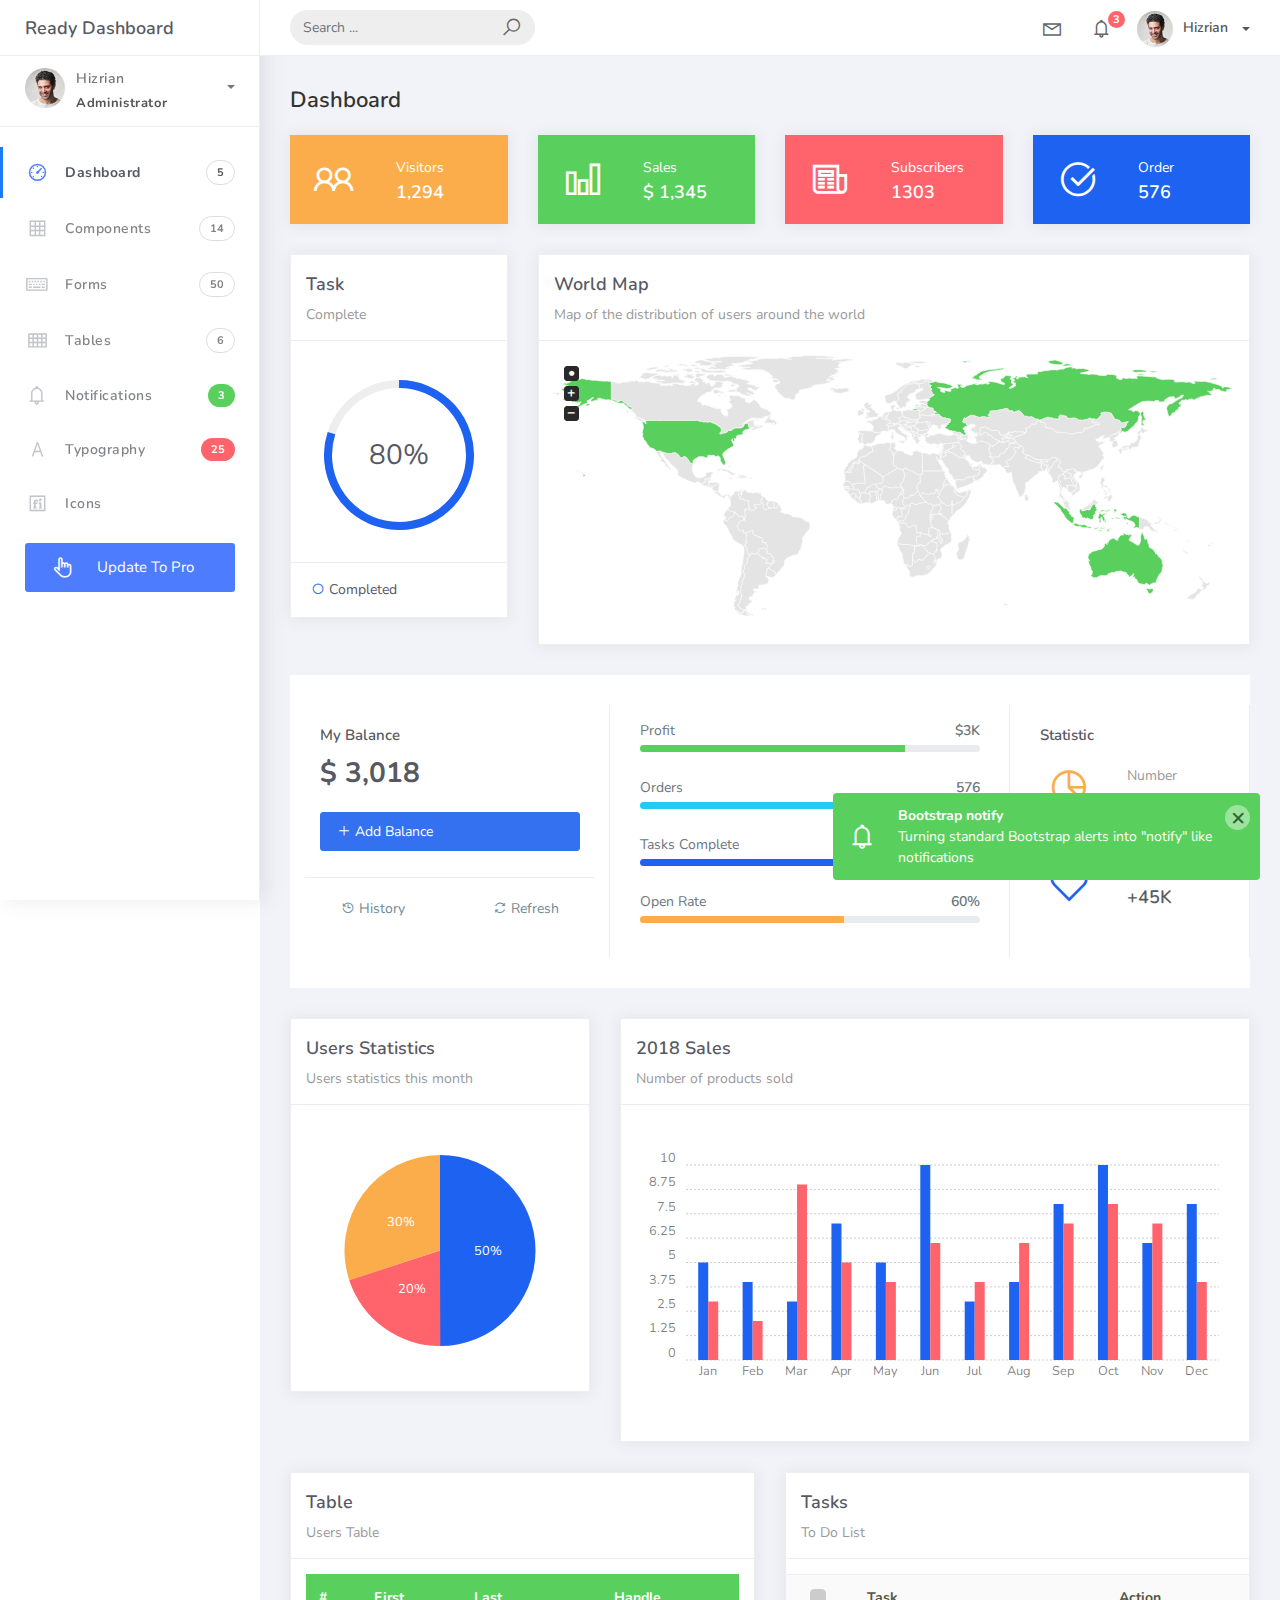
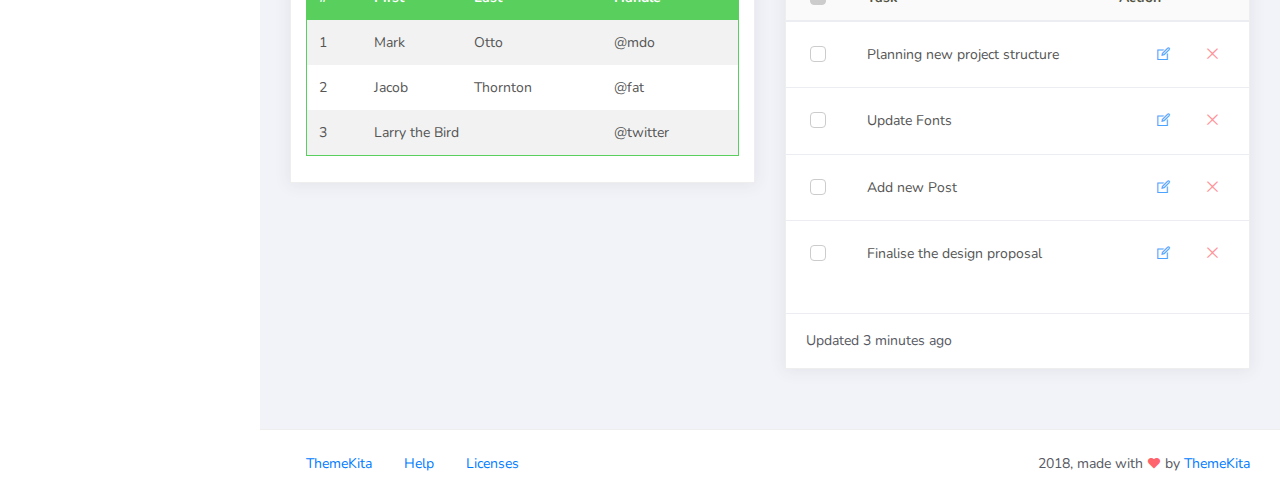
<file: TravelStaff/wwwroot/Ready-Bootstrap-Dashboard-master/index.html>
<!DOCTYPE html>
<html>
<head>
	<meta http-equiv="X-UA-Compatible" content="IE=edge,chrome=1" />
	<title>Ready Bootstrap Dashboard</title>
	<meta content='width=device-width, initial-scale=1.0, maximum-scale=1.0, user-scalable=0, shrink-to-fit=no' name='viewport' />
	<link rel="stylesheet" href="assets/css/bootstrap.min.css">
	<link rel="stylesheet" href="https://fonts.googleapis.com/css?family=Nunito:200,200i,300,300i,400,400i,600,600i,700,700i,800,800i,900,900i">
	<link rel="stylesheet" href="assets/css/ready.css">
	<link rel="stylesheet" href="assets/css/demo.css">
</head>
<body>
	<div class="wrapper">
		<div class="main-header">
			<div class="logo-header">
				<a href="index.html" class="logo">
					Ready Dashboard
				</a>
				<button class="navbar-toggler sidenav-toggler ml-auto" type="button" data-toggle="collapse" data-target="collapse" aria-controls="sidebar" aria-expanded="false" aria-label="Toggle navigation">
					<span class="navbar-toggler-icon"></span>
				</button>
				<button class="topbar-toggler more"><i class="la la-ellipsis-v"></i></button>
			</div>
			<nav class="navbar navbar-header navbar-expand-lg">
				<div class="container-fluid">
					
					<form class="navbar-left navbar-form nav-search mr-md-3" action="">
						<div class="input-group">
							<input type="text" placeholder="Search ..." class="form-control">
							<div class="input-group-append">
								<span class="input-group-text">
									<i class="la la-search search-icon"></i>
								</span>
							</div>
						</div>
					</form>
					<ul class="navbar-nav topbar-nav ml-md-auto align-items-center">
						<li class="nav-item dropdown hidden-caret">
							<a class="nav-link dropdown-toggle" href="#" id="navbarDropdown" role="button" data-toggle="dropdown" aria-haspopup="true" aria-expanded="false">
								<i class="la la-envelope"></i>
							</a>
							<div class="dropdown-menu" aria-labelledby="navbarDropdown">
								<a class="dropdown-item" href="#">Action</a>
								<a class="dropdown-item" href="#">Another action</a>
								<div class="dropdown-divider"></div>
								<a class="dropdown-item" href="#">Something else here</a>
							</div>
						</li>
						<li class="nav-item dropdown hidden-caret">
							<a class="nav-link dropdown-toggle" href="#" id="navbarDropdown" role="button" data-toggle="dropdown" aria-haspopup="true" aria-expanded="false">
								<i class="la la-bell"></i>
								<span class="notification">3</span>
							</a>
							<ul class="dropdown-menu notif-box" aria-labelledby="navbarDropdown">
								<li>
									<div class="dropdown-title">You have 4 new notification</div>
								</li>
								<li>
									<div class="notif-center">
										<a href="#">
											<div class="notif-icon notif-primary"> <i class="la la-user-plus"></i> </div>
											<div class="notif-content">
												<span class="block">
													New user registered
												</span>
												<span class="time">5 minutes ago</span> 
											</div>
										</a>
										<a href="#">
											<div class="notif-icon notif-success"> <i class="la la-comment"></i> </div>
											<div class="notif-content">
												<span class="block">
													Rahmad commented on Admin
												</span>
												<span class="time">12 minutes ago</span> 
											</div>
										</a>
										<a href="#">
											<div class="notif-img"> 
												<img src="assets/img/profile2.jpg" alt="Img Profile">
											</div>
											<div class="notif-content">
												<span class="block">
													Reza send messages to you
												</span>
												<span class="time">12 minutes ago</span> 
											</div>
										</a>
										<a href="#">
											<div class="notif-icon notif-danger"> <i class="la la-heart"></i> </div>
											<div class="notif-content">
												<span class="block">
													Farrah liked Admin
												</span>
												<span class="time">17 minutes ago</span> 
											</div>
										</a>
									</div>
								</li>
								<li>
									<a class="see-all" href="javascript:void(0);"> <strong>See all notifications</strong> <i class="la la-angle-right"></i> </a>
								</li>
							</ul>
						</li>
						<li class="nav-item dropdown">
							<a class="dropdown-toggle profile-pic" data-toggle="dropdown" href="#" aria-expanded="false"> <img src="assets/img/profile.jpg" alt="user-img" width="36" class="img-circle"><span >Hizrian</span></span> </a>
							<ul class="dropdown-menu dropdown-user">
								<li>
									<div class="user-box">
										<div class="u-img"><img src="assets/img/profile.jpg" alt="user"></div>
										<div class="u-text">
											<h4>Hizrian</h4>
											<p class="text-muted">hello@themekita.com</p><a href="profile.html" class="btn btn-rounded btn-danger btn-sm">View Profile</a></div>
										</div>
									</li>
									<div class="dropdown-divider"></div>
									<a class="dropdown-item" href="#"><i class="ti-user"></i> My Profile</a>
									<a class="dropdown-item" href="#"></i> My Balance</a>
									<a class="dropdown-item" href="#"><i class="ti-email"></i> Inbox</a>
									<div class="dropdown-divider"></div>
									<a class="dropdown-item" href="#"><i class="ti-settings"></i> Account Setting</a>
									<div class="dropdown-divider"></div>
									<a class="dropdown-item" href="#"><i class="fa fa-power-off"></i> Logout</a>
								</ul>
								<!-- /.dropdown-user -->
							</li>
						</ul>
					</div>
				</nav>
			</div>
			<div class="sidebar">
				<div class="scrollbar-inner sidebar-wrapper">
					<div class="user">
						<div class="photo">
							<img src="assets/img/profile.jpg">
						</div>
						<div class="info">
							<a class="" data-toggle="collapse" href="#collapseExample" aria-expanded="true">
								<span>
									Hizrian
									<span class="user-level">Administrator</span>
									<span class="caret"></span>
								</span>
							</a>
							<div class="clearfix"></div>

							<div class="collapse in" id="collapseExample" aria-expanded="true" style="">
								<ul class="nav">
									<li>
										<a href="#profile">
											<span class="link-collapse">My Profile</span>
										</a>
									</li>
									<li>
										<a href="#edit">
											<span class="link-collapse">Edit Profile</span>
										</a>
									</li>
									<li>
										<a href="#settings">
											<span class="link-collapse">Settings</span>
										</a>
									</li>
								</ul>
							</div>
						</div>
					</div>
					<ul class="nav">
						<li class="nav-item active">
							<a href="index.html">
								<i class="la la-dashboard"></i>
								<p>Dashboard</p>
								<span class="badge badge-count">5</span>
							</a>
						</li>
						<li class="nav-item">
							<a href="components.html">
								<i class="la la-table"></i>
								<p>Components</p>
								<span class="badge badge-count">14</span>
							</a>
						</li>
						<li class="nav-item">
							<a href="forms.html">
								<i class="la la-keyboard-o"></i>
								<p>Forms</p>
								<span class="badge badge-count">50</span>
							</a>
						</li>
						<li class="nav-item">
							<a href="tables.html">
								<i class="la la-th"></i>
								<p>Tables</p>
								<span class="badge badge-count">6</span>
							</a>
						</li>
						<li class="nav-item">
							<a href="notifications.html">
								<i class="la la-bell"></i>
								<p>Notifications</p>
								<span class="badge badge-success">3</span>
							</a>
						</li>
						<li class="nav-item">
							<a href="typography.html">
								<i class="la la-font"></i>
								<p>Typography</p>
								<span class="badge badge-danger">25</span>
							</a>
						</li>
						<li class="nav-item">
							<a href="icons.html">
								<i class="la la-fonticons"></i>
								<p>Icons</p>
							</a>
						</li>
						<li class="nav-item update-pro">
							<button  data-toggle="modal" data-target="#modalUpdate">
								<i class="la la-hand-pointer-o"></i>
								<p>Update To Pro</p>
							</button>
						</li>
					</ul>
				</div>
			</div>
			<div class="main-panel">
				<div class="content">
					<div class="container-fluid">
						<h4 class="page-title">Dashboard</h4>
						<div class="row">
							<div class="col-md-3">
								<div class="card card-stats card-warning">
									<div class="card-body ">
										<div class="row">
											<div class="col-5">
												<div class="icon-big text-center">
													<i class="la la-users"></i>
												</div>
											</div>
											<div class="col-7 d-flex align-items-center">
												<div class="numbers">
													<p class="card-category">Visitors</p>
													<h4 class="card-title">1,294</h4>
												</div>
											</div>
										</div>
									</div>
								</div>
							</div>
							<div class="col-md-3">
								<div class="card card-stats card-success">
									<div class="card-body ">
										<div class="row">
											<div class="col-5">
												<div class="icon-big text-center">
													<i class="la la-bar-chart"></i>
												</div>
											</div>
											<div class="col-7 d-flex align-items-center">
												<div class="numbers">
													<p class="card-category">Sales</p>
													<h4 class="card-title">$ 1,345</h4>
												</div>
											</div>
										</div>
									</div>
								</div>
							</div>
							<div class="col-md-3">
								<div class="card card-stats card-danger">
									<div class="card-body">
										<div class="row">
											<div class="col-5">
												<div class="icon-big text-center">
													<i class="la la-newspaper-o"></i>
												</div>
											</div>
											<div class="col-7 d-flex align-items-center">
												<div class="numbers">
													<p class="card-category">Subscribers</p>
													<h4 class="card-title">1303</h4>
												</div>
											</div>
										</div>
									</div>
								</div>
							</div>
							<div class="col-md-3">
								<div class="card card-stats card-primary">
									<div class="card-body ">
										<div class="row">
											<div class="col-5">
												<div class="icon-big text-center">
													<i class="la la-check-circle"></i>
												</div>
											</div>
											<div class="col-7 d-flex align-items-center">
												<div class="numbers">
													<p class="card-category">Order</p>
													<h4 class="card-title">576</h4>
												</div>
											</div>
										</div>
									</div>
								</div>
							</div>
<!-- 							<div class="col-md-3">
								<div class="card card-stats">
									<div class="card-body ">
										<div class="row">
											<div class="col-5">
												<div class="icon-big text-center icon-warning">
													<i class="la la-pie-chart text-warning"></i>
												</div>
											</div>
											<div class="col-7 d-flex align-items-center">
												<div class="numbers">
													<p class="card-category">Number</p>
													<h4 class="card-title">150GB</h4>
												</div>
											</div>
										</div>
									</div>
								</div>
							</div>
							<div class="col-md-3">
								<div class="card card-stats">
									<div class="card-body ">
										<div class="row">
											<div class="col-5">
												<div class="icon-big text-center">
													<i class="la la-bar-chart text-success"></i>
												</div>
											</div>
											<div class="col-7 d-flex align-items-center">
												<div class="numbers">
													<p class="card-category">Revenue</p>
													<h4 class="card-title">$ 1,345</h4>
												</div>
											</div>
										</div>
									</div>
								</div>
							</div>
							<div class="col-md-3">
								<div class="card card-stats">
									<div class="card-body">
										<div class="row">
											<div class="col-5">
												<div class="icon-big text-center">
													<i class="la la-times-circle-o text-danger"></i>
												</div>
											</div>
											<div class="col-7 d-flex align-items-center">
												<div class="numbers">
													<p class="card-category">Errors</p>
													<h4 class="card-title">23</h4>
												</div>
											</div>
										</div>
									</div>
								</div>
							</div>
							<div class="col-md-3">
								<div class="card card-stats">
									<div class="card-body">
										<div class="row">
											<div class="col-5">
												<div class="icon-big text-center">
													<i class="la la-heart-o text-primary"></i>
												</div>
											</div>
											<div class="col-7 d-flex align-items-center">
												<div class="numbers">
													<p class="card-category">Followers</p>
													<h4 class="card-title">+45K</h4>
												</div>
											</div>
										</div>
									</div>
								</div>
							</div> -->
						</div>
						<div class="row">
							<div class="col-md-3">
								<div class="card">
									<div class="card-header">
										<h4 class="card-title">Task</h4>
										<p class="card-category">Complete</p>
									</div>
									<div class="card-body">
										<div id="task-complete" class="chart-circle mt-4 mb-3"></div>
									</div>
									<div class="card-footer">
										<div class="legend"><i class="la la-circle text-primary"></i> Completed</div>
									</div>
								</div>
							</div>
							<div class="col-md-9">
								<div class="card">
									<div class="card-header">
										<h4 class="card-title">World Map</h4>
										<p class="card-category">
										Map of the distribution of users around the world</p>
									</div>
									<div class="card-body">
										<div class="mapcontainer">
											<div class="map">
												<span>Alternative content for the map</span>
											</div>
										</div>
									</div>
								</div>
							</div>
						</div>
						<div class="row row-card-no-pd">
							<div class="col-md-4">
								<div class="card">
									<div class="card-body">
										<p class="fw-bold mt-1">My Balance</p>
										<h4><b>$ 3,018</b></h4>
										<a href="#" class="btn btn-primary btn-full text-left mt-3 mb-3"><i class="la la-plus"></i> Add Balance</a>
									</div>
									<div class="card-footer">
										<ul class="nav">
											<li class="nav-item"><a class="btn btn-default btn-link" href="#"><i class="la la-history"></i> History</a></li>
											<li class="nav-item ml-auto"><a class="btn btn-default btn-link" href="#"><i class="la la-refresh"></i> Refresh</a></li>
										</ul>
									</div>
								</div>
							</div>
							<div class="col-md-5">
								<div class="card">
									<div class="card-body">
										<div class="progress-card">
											<div class="d-flex justify-content-between mb-1">
												<span class="text-muted">Profit</span>
												<span class="text-muted fw-bold"> $3K</span>
											</div>
											<div class="progress mb-2" style="height: 7px;">
												<div class="progress-bar bg-success" role="progressbar" style="width: 78%" aria-valuenow="78" aria-valuemin="0" aria-valuemax="100" data-toggle="tooltip" data-placement="top" title="78%"></div>
											</div>
										</div>
										<div class="progress-card">
											<div class="d-flex justify-content-between mb-1">
												<span class="text-muted">Orders</span>
												<span class="text-muted fw-bold"> 576</span>
											</div>
											<div class="progress mb-2" style="height: 7px;">
												<div class="progress-bar bg-info" role="progressbar" style="width: 65%" aria-valuenow="60" aria-valuemin="0" aria-valuemax="100" data-toggle="tooltip" data-placement="top" title="65%"></div>
											</div>
										</div>
										<div class="progress-card">
											<div class="d-flex justify-content-between mb-1">
												<span class="text-muted">Tasks Complete</span>
												<span class="text-muted fw-bold"> 70%</span>
											</div>
											<div class="progress mb-2" style="height: 7px;">
												<div class="progress-bar bg-primary" role="progressbar" style="width: 70%" aria-valuenow="70" aria-valuemin="0" aria-valuemax="100" data-toggle="tooltip" data-placement="top" title="70%"></div>
											</div>
										</div>
										<div class="progress-card">
											<div class="d-flex justify-content-between mb-1">
												<span class="text-muted">Open Rate</span>
												<span class="text-muted fw-bold"> 60%</span>
											</div>
											<div class="progress mb-2" style="height: 7px;">
												<div class="progress-bar bg-warning" role="progressbar" style="width: 60%" aria-valuenow="60" aria-valuemin="0" aria-valuemax="100" data-toggle="tooltip" data-placement="top" title="60%"></div>
											</div>
										</div>
									</div>
								</div>
							</div>
							<div class="col-md-3">
								<div class="card card-stats">
									<div class="card-body">
										<p class="fw-bold mt-1">Statistic</p>
										<div class="row">
											<div class="col-5">
												<div class="icon-big text-center icon-warning">
													<i class="la la-pie-chart text-warning"></i>
												</div>
											</div>
											<div class="col-7 d-flex align-items-center">
												<div class="numbers">
													<p class="card-category">Number</p>
													<h4 class="card-title">150GB</h4>
												</div>
											</div>
										</div>
										<hr/>
										<div class="row">
											<div class="col-5">
												<div class="icon-big text-center">
													<i class="la la-heart-o text-primary"></i>
												</div>
											</div>
											<div class="col-7 d-flex align-items-center">
												<div class="numbers">
													<p class="card-category">Followers</p>
													<h4 class="card-title">+45K</h4>
												</div>
											</div>
										</div>
									</div>
								</div>
							</div>
						</div>
						<div class="row">
							<div class="col-md-4">
								<div class="card">
									<div class="card-header">
										<h4 class="card-title">Users Statistics</h4>
										<p class="card-category">
										Users statistics this month</p>
									</div>
									<div class="card-body">
										<div id="monthlyChart" class="chart chart-pie"></div>
									</div>
								</div>
							</div>
							<div class="col-md-8">
								<div class="card">
									<div class="card-header">
										<h4 class="card-title">2018 Sales</h4>
										<p class="card-category">
										Number of products sold</p>
									</div>
									<div class="card-body">
										<div id="salesChart" class="chart"></div>
									</div>
								</div>
							</div>
							<div class="col-md-6">
								<div class="card">
									<div class="card-header ">
										<h4 class="card-title">Table</h4>
										<p class="card-category">Users Table</p>
									</div>
									<div class="card-body">
										<table class="table table-head-bg-success table-striped table-hover">
											<thead>
												<tr>
													<th scope="col">#</th>
													<th scope="col">First</th>
													<th scope="col">Last</th>
													<th scope="col">Handle</th>
												</tr>
											</thead>
											<tbody>
												<tr>
													<td>1</td>
													<td>Mark</td>
													<td>Otto</td>
													<td>@mdo</td>
												</tr>
												<tr>
													<td>2</td>
													<td>Jacob</td>
													<td>Thornton</td>
													<td>@fat</td>
												</tr>
												<tr>
													<td>3</td>
													<td colspan="2">Larry the Bird</td>
													<td>@twitter</td>
												</tr>
											</tbody>
										</table>
									</div>
								</div>
							</div>
							<div class="col-md-6">
								<div class="card card-tasks">
									<div class="card-header ">
										<h4 class="card-title">Tasks</h4>
										<p class="card-category">To Do List</p>
									</div>
									<div class="card-body ">
										<div class="table-full-width">
											<table class="table">
												<thead>
													<tr>
														<th>
															<div class="form-check">
																<label class="form-check-label">
																	<input class="form-check-input  select-all-checkbox" type="checkbox" data-select="checkbox" data-target=".task-select">
																	<span class="form-check-sign"></span>
																</label>
															</div>
														</th>
														<th>Task</th>
														<th>Action</th>
													</tr>
												</thead>
												<tbody>
													<tr>
														<td>
															<div class="form-check">
																<label class="form-check-label">
																	<input class="form-check-input task-select" type="checkbox">
																	<span class="form-check-sign"></span>
																</label>
															</div>
														</td>
														<td>Planning new project structure</td>
														<td class="td-actions text-right">
															<div class="form-button-action">
																<button type="button" data-toggle="tooltip" title="Edit Task" class="btn btn-link <btn-simple-primary">
																	<i class="la la-edit"></i>
																</button>
																<button type="button" data-toggle="tooltip" title="Remove" class="btn btn-link btn-simple-danger">
																	<i class="la la-times"></i>
																</button>
															</div>
														</td>
													</tr>
													<tr>
														<td>
															<div class="form-check">
																<label class="form-check-label">
																	<input class="form-check-input task-select" type="checkbox">
																	<span class="form-check-sign"></span>
																</label>
															</div>
														</td>
														<td>Update Fonts</td>
														<td class="td-actions text-right">
															<div class="form-button-action">
																<button type="button" data-toggle="tooltip" title="Edit Task" class="btn btn-link <btn-simple-primary">
																	<i class="la la-edit"></i>
																</button>
																<button type="button" data-toggle="tooltip" title="Remove" class="btn btn-link btn-simple-danger">
																	<i class="la la-times"></i>
																</button>
															</div>
														</td>
													</tr>
													<tr>
														<td>
															<div class="form-check">
																<label class="form-check-label">
																	<input class="form-check-input task-select" type="checkbox">
																	<span class="form-check-sign"></span>
																</label>
															</div>
														</td>
														<td>Add new Post
														</td>
														<td class="td-actions text-right">
															<div class="form-button-action">
																<button type="button" data-toggle="tooltip" title="Edit Task" class="btn btn-link <btn-simple-primary">
																	<i class="la la-edit"></i>
																</button>
																<button type="button" data-toggle="tooltip" title="Remove" class="btn btn-link btn-simple-danger">
																	<i class="la la-times"></i>
																</button>
															</div>
														</td>
													</tr>
													<tr>
														<td>
															<div class="form-check">
																<label class="form-check-label">
																	<input class="form-check-input task-select" type="checkbox">
																	<span class="form-check-sign"></span>
																</label>
															</div>
														</td>
														<td>Finalise the design proposal</td>
														<td class="td-actions text-right">
															<div class="form-button-action">
																<button type="button" data-toggle="tooltip" title="Edit Task" class="btn btn-link <btn-simple-primary">
																	<i class="la la-edit"></i>
																</button>
																<button type="button" data-toggle="tooltip" title="Remove" class="btn btn-link btn-simple-danger">
																	<i class="la la-times"></i>
																</button>
															</div>
														</td>
													</tr>
												</tbody>
											</table>
										</div>
									</div>
									<div class="card-footer ">
										<div class="stats">
											<i class="now-ui-icons loader_refresh spin"></i> Updated 3 minutes ago
										</div>
									</div>
								</div>
							</div>
						</div>
					</div>
				</div>
				<footer class="footer">
					<div class="container-fluid">
						<nav class="pull-left">
							<ul class="nav">
								<li class="nav-item">
									<a class="nav-link" href="http://www.themekita.com">
										ThemeKita
									</a>
								</li>
								<li class="nav-item">
									<a class="nav-link" href="#">
										Help
									</a>
								</li>
								<li class="nav-item">
									<a class="nav-link" href="https://themewagon.com/license/#free-item">
										Licenses
									</a>
								</li>
							</ul>
						</nav>
						<div class="copyright ml-auto">
							2018, made with <i class="la la-heart heart text-danger"></i> by <a href="http://www.themekita.com">ThemeKita</a>
						</div>				
					</div>
				</footer>
			</div>
		</div>
	</div>
	<!-- Modal -->
	<div class="modal fade" id="modalUpdate" tabindex="-1" role="dialog" aria-labelledby="modalUpdatePro" aria-hidden="true">
		<div class="modal-dialog modal-dialog-centered" role="document">
			<div class="modal-content">
				<div class="modal-header bg-primary">
					<h6 class="modal-title"><i class="la la-frown-o"></i> Under Development</h6>
					<button type="button" class="close" data-dismiss="modal" aria-label="Close">
						<span aria-hidden="true">&times;</span>
					</button>
				</div>
				<div class="modal-body text-center">									
					<p>Currently the pro version of the <b>Ready Dashboard</b> Bootstrap is in progress development</p>
					<p>
						<b>We'll let you know when it's done</b></p>
				</div>
				<div class="modal-footer">
					<button type="button" class="btn btn-secondary" data-dismiss="modal">Close</button>
				</div>
			</div>
		</div>
	</div>
</body>
<script src="assets/js/core/jquery.3.2.1.min.js"></script>
<script src="assets/js/plugin/jquery-ui-1.12.1.custom/jquery-ui.min.js"></script>
<script src="assets/js/core/popper.min.js"></script>
<script src="assets/js/core/bootstrap.min.js"></script>
<script src="assets/js/plugin/chartist/chartist.min.js"></script>
<script src="assets/js/plugin/chartist/plugin/chartist-plugin-tooltip.min.js"></script>
<script src="assets/js/plugin/bootstrap-notify/bootstrap-notify.min.js"></script>
<script src="assets/js/plugin/bootstrap-toggle/bootstrap-toggle.min.js"></script>
<script src="assets/js/plugin/jquery-mapael/jquery.mapael.min.js"></script>
<script src="assets/js/plugin/jquery-mapael/maps/world_countries.min.js"></script>
<script src="assets/js/plugin/chart-circle/circles.min.js"></script>
<script src="assets/js/plugin/jquery-scrollbar/jquery.scrollbar.min.js"></script>
<script src="assets/js/ready.min.js"></script>
<script src="assets/js/demo.js"></script>
</html>
</file>
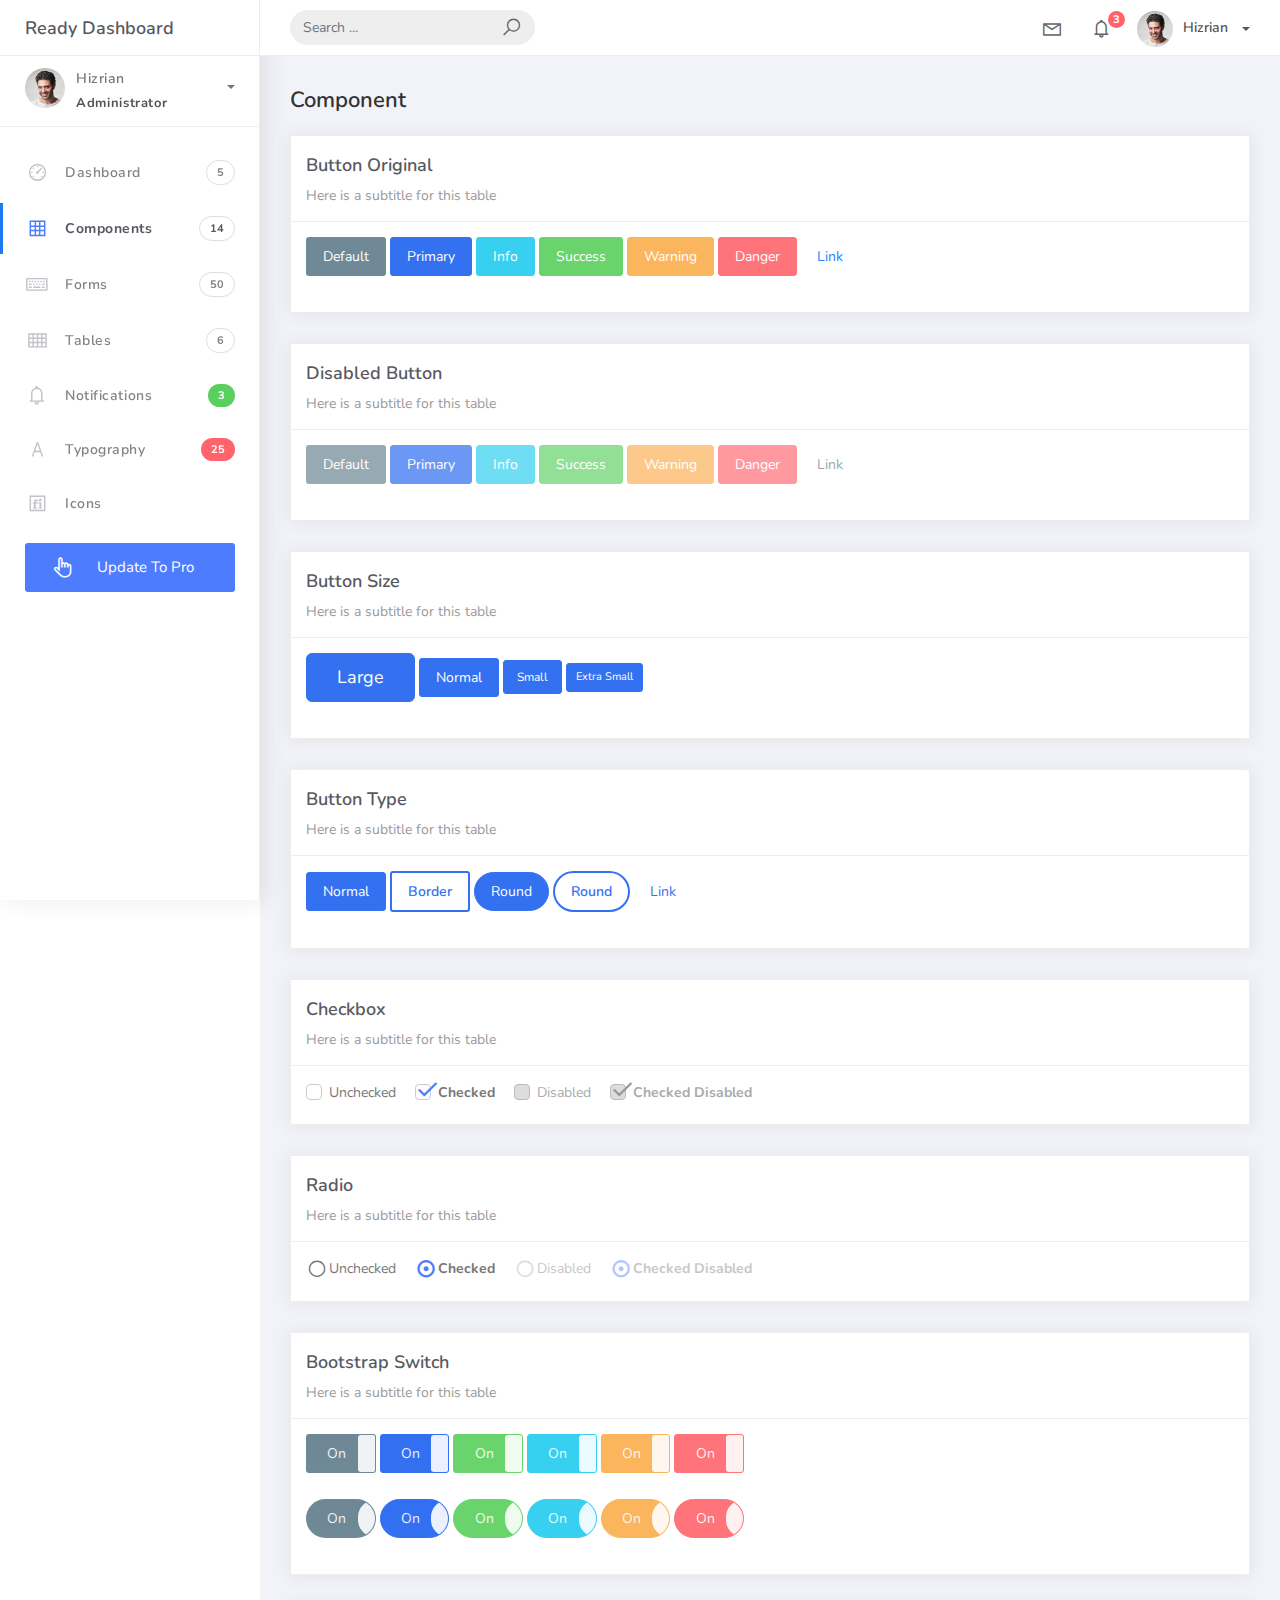
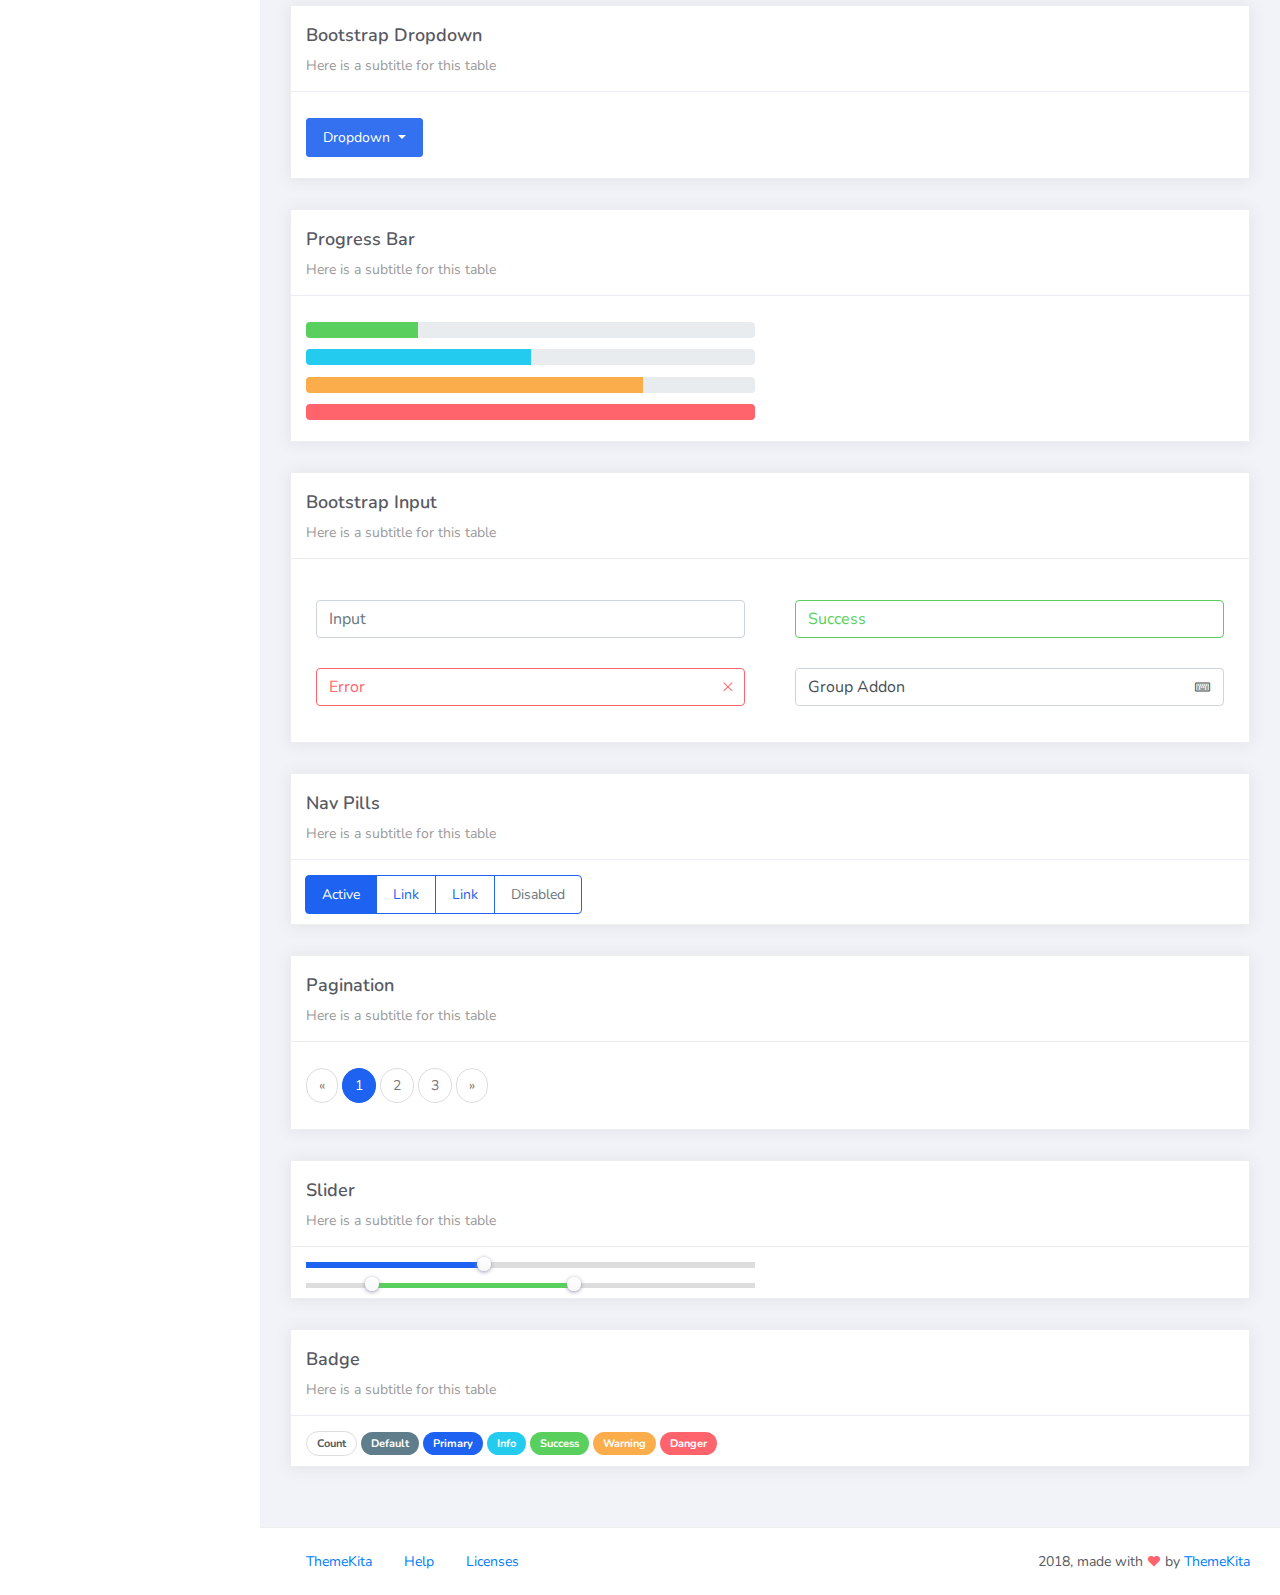
<file: TravelStaff/wwwroot/Ready-Bootstrap-Dashboard-master/components.html>
<!DOCTYPE html>
<html>
<head>
	<meta http-equiv="X-UA-Compatible" content="IE=edge,chrome=1" />
	<title>Components - Ready Bootstrap Dashboard</title>
	<meta content='width=device-width, initial-scale=1.0, maximum-scale=1.0, user-scalable=0, shrink-to-fit=no' name='viewport' />
	<link rel="stylesheet" href="assets/css/bootstrap.min.css">
	<link rel="stylesheet" href="https://fonts.googleapis.com/css?family=Nunito:200,200i,300,300i,400,400i,600,600i,700,700i,800,800i,900,900i">
	<link rel="stylesheet" href="assets/css/ready.css">
	<link rel="stylesheet" href="assets/css/demo.css">
</head>
<body>
	<div class="wrapper">
		<div class="main-header">
			<div class="logo-header">
				<a href="index.html" class="logo">
					Ready Dashboard
				</a>
				<button class="navbar-toggler sidenav-toggler ml-auto" type="button" data-toggle="collapse" data-target="collapse" aria-controls="sidebar" aria-expanded="false" aria-label="Toggle navigation">
					<span class="navbar-toggler-icon"></span>
				</button>
				<button class="topbar-toggler more"><i class="la la-ellipsis-v"></i></button>
			</div>
			<nav class="navbar navbar-header navbar-expand-lg">
				<div class="container-fluid">
					
					<form class="navbar-left navbar-form nav-search mr-md-3" action="">
						<div class="input-group">
							<input type="text" placeholder="Search ..." class="form-control">
							<div class="input-group-append">
								<span class="input-group-text">
									<i class="la la-search search-icon"></i>
								</span>
							</div>
						</div>
					</form>
					<ul class="navbar-nav topbar-nav ml-md-auto align-items-center">
						<li class="nav-item dropdown hidden-caret">
							<a class="nav-link dropdown-toggle" href="#" id="navbarDropdown" role="button" data-toggle="dropdown" aria-haspopup="true" aria-expanded="false">
								<i class="la la-envelope"></i>
							</a>
							<div class="dropdown-menu" aria-labelledby="navbarDropdown">
								<a class="dropdown-item" href="#">Action</a>
								<a class="dropdown-item" href="#">Another action</a>
								<div class="dropdown-divider"></div>
								<a class="dropdown-item" href="#">Something else here</a>
							</div>
						</li>
						<li class="nav-item dropdown hidden-caret">
							<a class="nav-link dropdown-toggle" href="#" id="navbarDropdown" role="button" data-toggle="dropdown" aria-haspopup="true" aria-expanded="false">
								<i class="la la-bell"></i>
								<span class="notification">3</span>
							</a>
							<ul class="dropdown-menu notif-box" aria-labelledby="navbarDropdown">
								<li>
									<div class="dropdown-title">You have 4 new notification</div>
								</li>
								<li>
									<div class="notif-center">
										<a href="#">
											<div class="notif-icon notif-primary"> <i class="la la-user-plus"></i> </div>
											<div class="notif-content">
												<span class="block">
													New user registered
												</span>
												<span class="time">5 minutes ago</span> 
											</div>
										</a>
										<a href="#">
											<div class="notif-icon notif-success"> <i class="la la-comment"></i> </div>
											<div class="notif-content">
												<span class="block">
													Rahmad commented on Admin
												</span>
												<span class="time">12 minutes ago</span> 
											</div>
										</a>
										<a href="#">
											<div class="notif-img"> 
												<img src="assets/img/profile2.jpg" alt="Img Profile">
											</div>
											<div class="notif-content">
												<span class="block">
													Reza send messages to you
												</span>
												<span class="time">12 minutes ago</span> 
											</div>
										</a>
										<a href="#">
											<div class="notif-icon notif-danger"> <i class="la la-heart"></i> </div>
											<div class="notif-content">
												<span class="block">
													Farrah liked Admin
												</span>
												<span class="time">17 minutes ago</span> 
											</div>
										</a>
									</div>
								</li>
								<li>
									<a class="see-all" href="javascript:void(0);"> <strong>See all notifications</strong> <i class="la la-angle-right"></i> </a>
								</li>
							</ul>
						</li>
						<li class="nav-item dropdown">
							<a class="dropdown-toggle profile-pic" data-toggle="dropdown" href="#" aria-expanded="false"> <img src="assets/img/profile.jpg" alt="user-img" width="36" class="img-circle"><span >Hizrian</span></span> </a>
							<ul class="dropdown-menu dropdown-user">
								<li>
									<div class="user-box">
										<div class="u-img"><img src="assets/img/profile.jpg" alt="user"></div>
										<div class="u-text">
											<h4>Hizrian</h4>
											<p class="text-muted">hello@themekita.com</p><a href="profile.html" class="btn btn-rounded btn-danger btn-sm">View Profile</a></div>
										</div>
									</li>
									<div class="dropdown-divider"></div>
									<a class="dropdown-item" href="#"><i class="ti-user"></i> My Profile</a>
									<a class="dropdown-item" href="#"></i> My Balance</a>
									<a class="dropdown-item" href="#"><i class="ti-email"></i> Inbox</a>
									<div class="dropdown-divider"></div>
									<a class="dropdown-item" href="#"><i class="ti-settings"></i> Account Setting</a>
									<div class="dropdown-divider"></div>
									<a class="dropdown-item" href="#"><i class="fa fa-power-off"></i> Logout</a>
								</ul>
								<!-- /.dropdown-user -->
							</li>
						</ul>
					</div>
				</nav>
			</div>
			<div class="sidebar">
				<div class="scrollbar-inner sidebar-wrapper">
					<div class="user">
						<div class="photo">
							<img src="assets/img/profile.jpg">
						</div>
						<div class="info">
							<a class="" data-toggle="collapse" href="#collapseExample" aria-expanded="true">
								<span>
									Hizrian
									<span class="user-level">Administrator</span>
									<span class="caret"></span>
								</span>
							</a>
							<div class="clearfix"></div>

							<div class="collapse in" id="collapseExample" aria-expanded="true" style="">
								<ul class="nav">
									<li>
										<a href="#profile">
											<span class="link-collapse">My Profile</span>
										</a>
									</li>
									<li>
										<a href="#edit">
											<span class="link-collapse">Edit Profile</span>
										</a>
									</li>
									<li>
										<a href="#settings">
											<span class="link-collapse">Settings</span>
										</a>
									</li>
								</ul>
							</div>
						</div>
					</div>
					<ul class="nav">
						<li class="nav-item">
							<a href="index.html">
								<i class="la la-dashboard"></i>
								<p>Dashboard</p>
								<span class="badge badge-count">5</span>
							</a>
						</li>
						<li class="nav-item active">
							<a href="components.html">
								<i class="la la-table"></i>
								<p>Components</p>
								<span class="badge badge-count">14</span>
							</a>
						</li>
						<li class="nav-item">
							<a href="forms.html">
								<i class="la la-keyboard-o"></i>
								<p>Forms</p>
								<span class="badge badge-count">50</span>
							</a>
						</li>
						<li class="nav-item">
							<a href="tables.html">
								<i class="la la-th"></i>
								<p>Tables</p>
								<span class="badge badge-count">6</span>
							</a>
						</li>
						<li class="nav-item">
							<a href="notifications.html">
								<i class="la la-bell"></i>
								<p>Notifications</p>
								<span class="badge badge-success">3</span>
							</a>
						</li>
						<li class="nav-item">
							<a href="typography.html">
								<i class="la la-font"></i>
								<p>Typography</p>
								<span class="badge badge-danger">25</span>
							</a>
						</li>
						<li class="nav-item">
							<a href="icons.html">
								<i class="la la-fonticons"></i>
								<p>Icons</p>
							</a>
						</li>
						<li class="nav-item update-pro">
							<button  data-toggle="modal" data-target="#modalUpdate">
								<i class="la la-hand-pointer-o"></i>
								<p>Update To Pro</p>
							</button>
						</li>
					</ul>
				</div>
			</div>
			<div class="main-panel">
				<div class="content">
					<div class="container-fluid">
						<h4 class="page-title">Component</h4>
						<div class="row">
							<div class="col-md-12">
								<div class="card">
									<div class="card-header">
										<h4 class="card-title">Button Original</h4>
										<p class="card-category">Here is a subtitle for this table</p>
									</div>
									<div class="card-body">
										<p class="demo">
											<button class="btn btn-default">Default</button>

											<button class="btn btn-primary">Primary</button>

											<button class="btn btn-info">Info</button>

											<button class="btn btn-success">Success</button>

											<button class="btn btn-warning">Warning</button>

											<button class="btn btn-danger">Danger</button>

											<button class="btn btn-link">Link</button>
										</p>
									</div>
								</div>
							</div>
							<div class="col-md-12">
								<div class="card">
									<div class="card-header">
										<h4 class="card-title">Disabled Button</h4>
										<p class="card-category">Here is a subtitle for this table</p>
									</div>
									<div class="card-body">
										<p class="demo">
											<button class="btn btn-default" disabled="disabled">Default</button>

											<button class="btn btn-primary" disabled="disabled">Primary</button>

											<button class="btn btn-info" disabled="disabled">Info</button>

											<button class="btn btn-success" disabled="disabled">Success</button>

											<button class="btn btn-warning" disabled="disabled">Warning</button>

											<button class="btn btn-danger" disabled="disabled">Danger</button>

											<button class="btn btn-link" disabled>Link</button>
										</p>
									</div>
								</div>
							</div>
							<div class="col-md-12">
								<div class="card">
									<div class="card-header">
										<h4 class="card-title">Button Size</h4>
										<p class="card-category">Here is a subtitle for this table</p>
									</div>
									<div class="card-body">
										<p class="demo">
											<button class="btn btn-primary btn-lg">Large</button>

											<button class="btn btn-primary">Normal</button>

											<button class="btn btn-primary btn-sm">Small</button>

											<button class="btn btn-primary btn-xs">Extra Small</button>
										</p>
									</div>
								</div>
							</div>
							<div class="col-md-12">
								<div class="card">
									<div class="card-header">
										<h4 class="card-title">Button Type</h4>
										<p class="card-category">Here is a subtitle for this table</p>
									</div>
									<div class="card-body">
										<p class="demo">
											<button class="btn btn-primary">Normal</button>
											<button class="btn btn-primary btn-border">Border</button>

											<button class="btn btn-primary btn-round">Round</button>

											<button class="btn btn-primary btn-border btn-round">Round</button>

											<button class="btn btn-primary btn-link">Link</button>
										</p>
									</div>
								</div>
							</div>
							<div class="col-md-12">
								<div class="card">
									<div class="card-header">
										<h4 class="card-title">Checkbox</h4>
										<p class="card-category">Here is a subtitle for this table</p>
									</div>
									<div class="card-body">
										<p class="demo">
											<label class="form-check-label">
												<input class="form-check-input" type="checkbox" value="">
												<span class="form-check-sign">Unchecked</span>
											</label>

											<label class="form-check-label">
												<input class="form-check-input" type="checkbox" value="" checked>
												<span class="form-check-sign">Checked</span>
											</label>

											<label class="form-check-label">
												<input class="form-check-input" type="checkbox" value="" disabled>
												<span class="form-check-sign">Disabled</span>
											</label>

											<label class="form-check-label">
												<input class="form-check-input" type="checkbox" value="" checked disabled>
												<span class="form-check-sign">Checked Disabled</span>
											</label>
										</p>
									</div>
								</div>
							</div>
							<div class="col-md-12">
								<div class="card">
									<div class="card-header">
										<h4 class="card-title">Radio</h4>
										<p class="card-category">Here is a subtitle for this table</p>
									</div>
									<div class="card-body">
										<p class="demo">
											<label class="form-radio-label">
												<input class="form-radio-input" type="radio" name="optionsRadios" value="">
												<span class="form-radio-sign">Unchecked</span>
											</label>
											<label class="form-radio-label">
												<input class="form-radio-input" type="radio" name="optionsRadios" value="" checked>
												<span class="form-radio-sign">Checked</span>
											</label>
											<label class="form-radio-label">
												<input class="form-radio-input" type="radio" value="" disabled>
												<span class="form-radio-sign">Disabled</span>
											</label>
											<label class="form-radio-label">
												<input class="form-radio-input" type="radio" value="" checked disabled>
												<span class="form-radio-sign">Checked Disabled</span>
											</label>
										</p>
									</div>
								</div>
							</div>
							<div class="col-md-12">
								<div class="card">
									<div class="card-header">
										<h4 class="card-title">Bootstrap Switch</h4>
										<p class="card-category">Here is a subtitle for this table</p>
									</div>
									<div class="card-body">
										<p class="demo">
											<input type="checkbox" checked data-toggle="toggle" data-onstyle="default">
											<input type="checkbox" checked data-toggle="toggle" data-onstyle="primary">
											<input type="checkbox" checked data-toggle="toggle" data-onstyle="success">
											<input type="checkbox" checked data-toggle="toggle" data-onstyle="info">
											<input type="checkbox" checked data-toggle="toggle" data-onstyle="warning">
											<input type="checkbox" checked data-toggle="toggle" data-onstyle="danger">
										</p>
										<p class="demo">
											<input type="checkbox" checked data-toggle="toggle" data-onstyle="default" data-style="btn-round">
											<input type="checkbox" checked data-toggle="toggle" data-onstyle="primary" data-style="btn-round">
											<input type="checkbox" checked data-toggle="toggle" data-onstyle="success" data-style="btn-round">
											<input type="checkbox" checked data-toggle="toggle" data-onstyle="info" data-style="btn-round">
											<input type="checkbox" checked data-toggle="toggle" data-onstyle="warning" data-style="btn-round">
											<input type="checkbox" checked data-toggle="toggle" data-onstyle="danger" data-style="btn-round">
										</p>
									</div>
								</div>
							</div>
							<div class="col-md-12">
								<div class="card">
									<div class="card-header">
										<h4 class="card-title">Bootstrap Dropdown</h4>
										<p class="card-category">Here is a subtitle for this table</p>
									</div>
									<div class="card-body">
										<p class="demo">
											<div class="dropdown">

												<button class="btn btn-primary dropdown-toggle" type="button" id="dropdownMenu1" data-toggle="dropdown">

													Dropdown

												</button>

												<ul class="dropdown-menu" role="menu" aria-labelledby="dropdownMenu">

													<a class="dropdown-item" href="#">Action</a>
													<a class="dropdown-item" href="#">Another action</a>
													<div class="dropdown-divider"></div>
													<a class="dropdown-item" href="#">Something else here</a>

												</ul>

											</div>
										</p>
									</div>
								</div>
							</div>
							<div class="col-md-12">
								<div class="card">
									<div class="card-header">
										<h4 class="card-title">Progress Bar</h4>
										<p class="card-category">Here is a subtitle for this table</p>
									</div>
									<div class="card-body">
										<div class="row">
											<div class="col-md-6">
												<p class="demo">
													<div class="progress">
														<div class="progress-bar bg-success" role="progressbar" style="width: 25%" aria-valuenow="25" aria-valuemin="0" aria-valuemax="100"></div>
													</div>
												</p>
												<p class="demo">
													<div class="progress">
														<div class="progress-bar bg-info" role="progressbar" style="width: 50%" aria-valuenow="50" aria-valuemin="0" aria-valuemax="100"></div>
													</div>
												</p>
												<p class="demo">
													<div class="progress">
														<div class="progress-bar bg-warning" role="progressbar" style="width: 75%" aria-valuenow="75" aria-valuemin="0" aria-valuemax="100"></div>
													</div>
												</p>
												<p class="demo">
													<div class="progress">
														<div class="progress-bar bg-danger" role="progressbar" style="width: 100%" aria-valuenow="100" aria-valuemin="0" aria-valuemax="100"></div>
													</div>
												</p>
											</div>
										</div>
									</div>
								</div>
							</div>
							<div class="col-md-12">
								<div class="card">
									<div class="card-header">
										<h4 class="card-title">Bootstrap Input</h4>
										<p class="card-category">Here is a subtitle for this table</p>
									</div>
									<div class="card-body">
										<p class="demo">
											<div class="row">
												<div class="col-md-6">
													<div class="form-group">

														<input type="text" value="" placeholder="Input" class="form-control" />

													</div>
												</div>

												<div class="col-md-6">
													<div class="form-group has-success">

														<input type="text" value="Success" class="form-control" />

													</div>
												</div>

												<div class="col-md-6">
													<div class="form-group has-error has-feedback">

														<input type="text" value="Error" class="form-control" />

														<span class="la la-times form-control-feedback"></span>

													</div>
												</div>

												<div class="col-md-6">
													<div class="form-group">
														<div class="input-group has-icon">

															<input type="text" value="Group Addon" class="form-control">

															<div class="input-group-append">
																<span class="input-group-text input-group-icon"><i class="la la-keyboard-o"></i></span>
															</div>
														</div>
													</div>
												</div>
											</div>
										</p>
									</div>
								</div>
							</div>
							<div class="col-md-12">
								<div class="card">
									<div class="card-header">
										<h4 class="card-title">Nav Pills</h4>
										<p class="card-category">Here is a subtitle for this table</p>
									</div>
									<div class="card-body">
										<ul class="nav nav-pills nav-primary">
											<li class="nav-item">
												<a class="nav-link active" href="#">Active</a>
											</li>
											<li class="nav-item">
												<a class="nav-link" href="#">Link</a>
											</li>
											<li class="nav-item">
												<a class="nav-link" href="#">Link</a>
											</li>
											<li class="nav-item">
												<a class="nav-link disabled" href="#">Disabled</a>
											</li>
										</ul>
									</div>
								</div>
							</div>
							<div class="col-md-12">
								<div class="card">
									<div class="card-header">
										<h4 class="card-title">Pagination</h4>
										<p class="card-category">Here is a subtitle for this table</p>
									</div>
									<div class="card-body">
										<p class="demo">
											<ul class="pagination pg-primary">
												<li class="page-item">
													<a class="page-link" href="#" aria-label="Previous">
														<span aria-hidden="true">&laquo;</span>
														<span class="sr-only">Previous</span>
													</a>
												</li>
												<li class="page-item active"><a class="page-link" href="#">1</a></li>
												<li class="page-item"><a class="page-link" href="#">2</a></li>
												<li class="page-item"><a class="page-link" href="#">3</a></li>
												<li class="page-item">
													<a class="page-link" href="#" aria-label="Next">
														<span aria-hidden="true">&raquo;</span>
														<span class="sr-only">Next</span>
													</a>
												</li>
											</ul>
										</p>
									</div>
								</div>
							</div>
							<div class="col-md-12">
								<div class="card">
									<div class="card-header">
										<h4 class="card-title">Slider</h4>
										<p class="card-category">Here is a subtitle for this table</p>
									</div>
									<div class="card-body">
										<div class="demo">
											<div class="row">
												<div class="col-md-6">
													<div id="slider" class="slider-primary"></div>

													<div id="slider-range" class="slider-success"></div>
												</div>
											</div>
										</div>
									</div>
								</div>
							</div>
							<div class="col-md-12">
								<div class="card">
									<div class="card-header">
										<h4 class="card-title">Badge</h4>
										<p class="card-category">Here is a subtitle for this table</p>
									</div>
									<div class="card-body">
										<span class="badge badge-count">Count</span>
										<span class="badge badge-default">Default</span>
										<span class="badge badge-primary">Primary</span>
										<span class="badge badge-info">Info</span>
										<span class="badge badge-success">Success</span>
										<span class="badge badge-warning">Warning</span>
										<span class="badge badge-danger">Danger</span>
									</div>
								</div>
							</div>
						</div>
					</div>
				</div>
				<footer class="footer">
					<div class="container-fluid">
						<nav class="pull-left">
							<ul class="nav">
								<li class="nav-item">
									<a class="nav-link" href="http://www.themekita.com">
										ThemeKita
									</a>
								</li>
								<li class="nav-item">
									<a class="nav-link" href="#">
										Help
									</a>
								</li>
								<li class="nav-item">
									<a class="nav-link" href="https://themewagon.com/license/#free-item">
										Licenses
									</a>
								</li>
							</ul>
						</nav>
						<div class="copyright ml-auto">
							2018, made with <i class="la la-heart heart text-danger"></i> by <a href="http://www.themekita.com">ThemeKita</a>
						</div>				
					</div>
				</footer>
			</div>
		</div>
	</div>
	<!-- Modal -->
	<div class="modal fade" id="modalUpdate" tabindex="-1" role="dialog" aria-labelledby="modalUpdatePro" aria-hidden="true">
		<div class="modal-dialog modal-dialog-centered" role="document">
			<div class="modal-content">
				<div class="modal-header bg-primary">
					<h6 class="modal-title"><i class="la la-frown-o"></i> Under Development</h6>
					<button type="button" class="close" data-dismiss="modal" aria-label="Close">
						<span aria-hidden="true">&times;</span>
					</button>
				</div>
				<div class="modal-body text-center">									
					<p>Currently the pro version of the <b>Ready Dashboard</b> Bootstrap is in progress development</p>
					<p>
					<b>We'll let you know when it's done</b></p>
				</div>
				<div class="modal-footer">
					<button type="button" class="btn btn-secondary" data-dismiss="modal">Close</button>
				</div>
			</div>
		</div>
	</div>
</body>
<script src="assets/js/core/jquery.3.2.1.min.js"></script>
<script src="assets/js/plugin/jquery-ui-1.12.1.custom/jquery-ui.min.js"></script>
<script src="assets/js/core/popper.min.js"></script>
<script src="assets/js/core/bootstrap.min.js"></script>
<script src="assets/js/plugin/chartist/chartist.min.js"></script>
<script src="assets/js/plugin/chartist/plugin/chartist-plugin-tooltip.min.js"></script>
<script src="assets/js/plugin/bootstrap-notify/bootstrap-notify.min.js"></script>
<script src="assets/js/plugin/bootstrap-toggle/bootstrap-toggle.min.js"></script>
<script src="assets/js/plugin/jquery-mapael/jquery.mapael.min.js"></script>
<script src="assets/js/plugin/jquery-mapael/maps/world_countries.min.js"></script>
<script src="assets/js/plugin/chart-circle/circles.min.js"></script>
<script src="assets/js/plugin/jquery-scrollbar/jquery.scrollbar.min.js"></script>
<script src="assets/js/ready.min.js"></script>
<script>
	$( function() {
		$( "#slider" ).slider({
			range: "min",
			max: 100,
			value: 40,
		});
		$( "#slider-range" ).slider({
			range: true,
			min: 0,
			max: 500,
			values: [ 75, 300 ]
		});
	} );
</script>
</html>
</file>
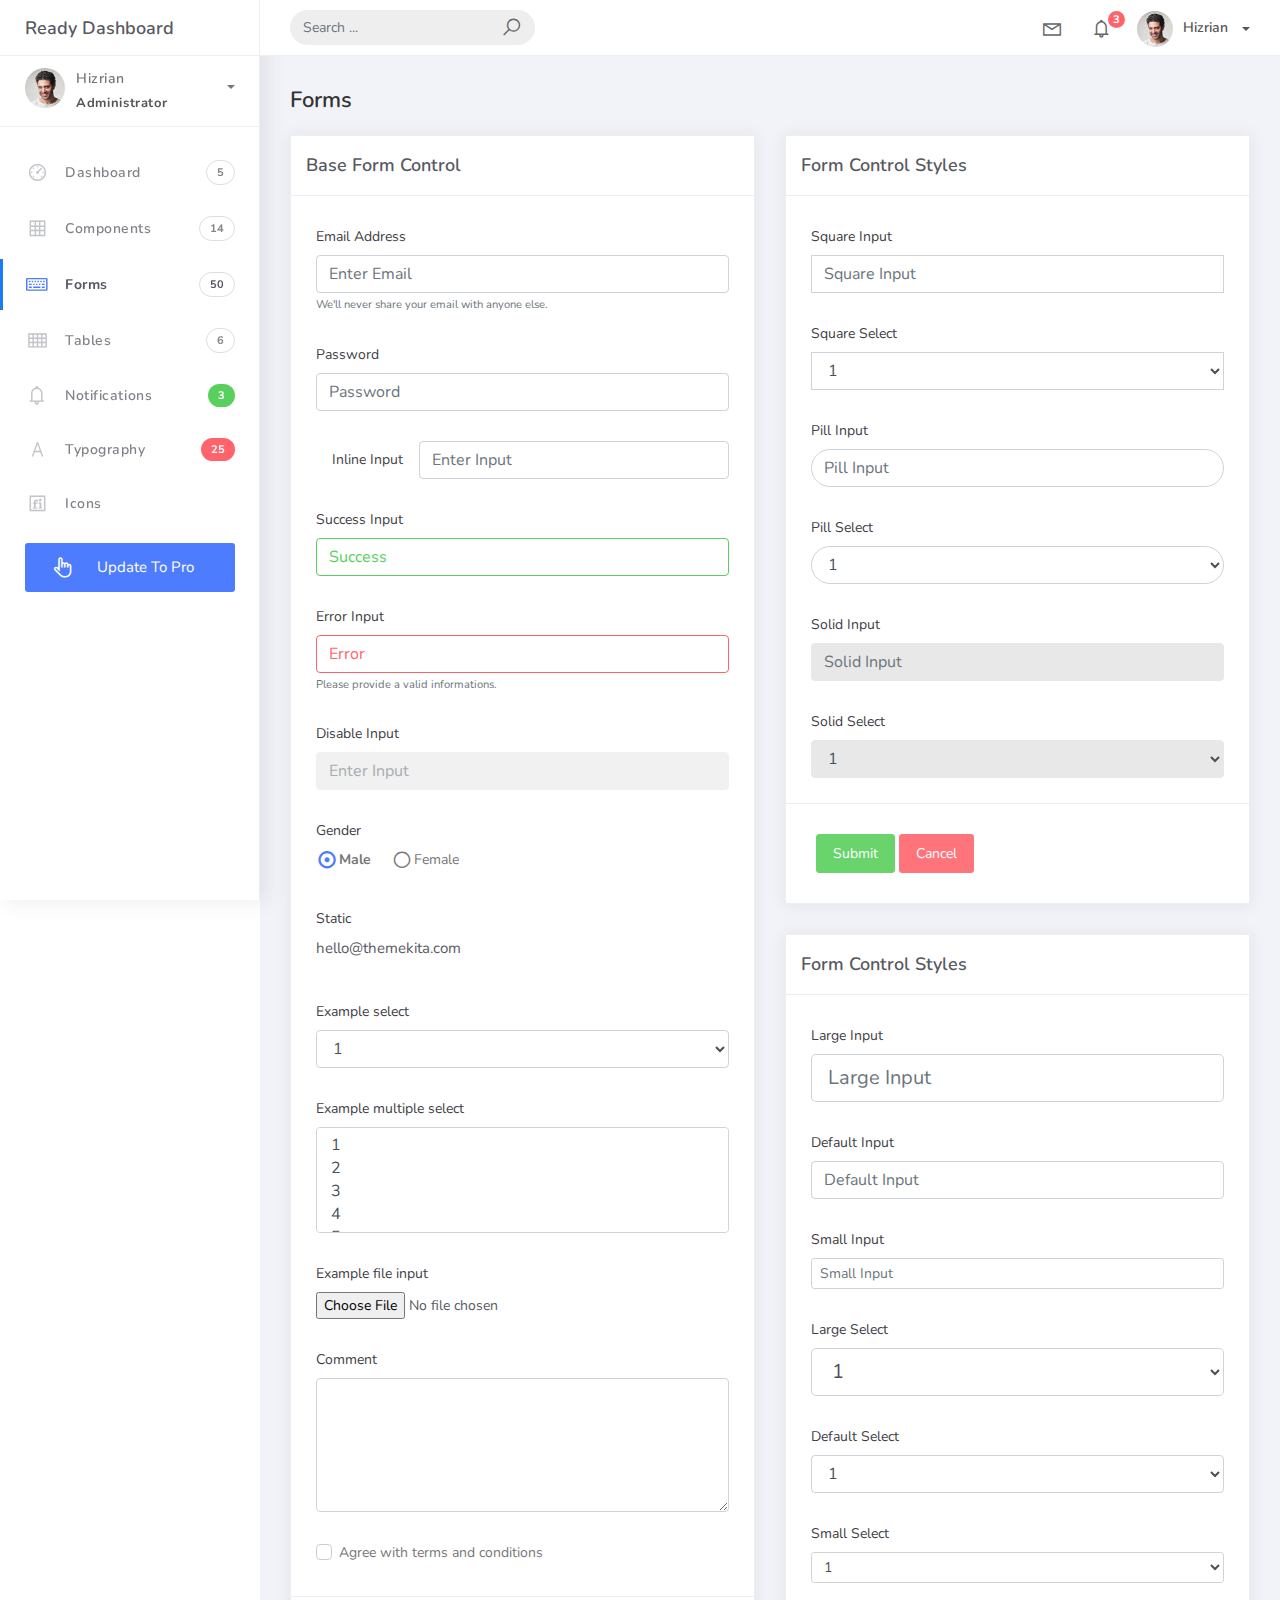
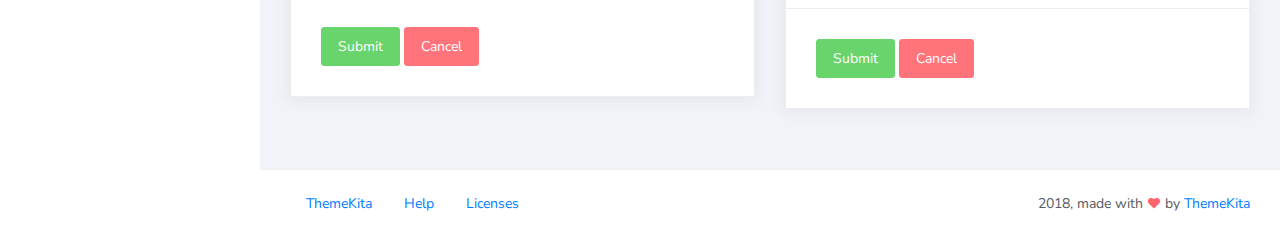
<file: TravelStaff/wwwroot/Ready-Bootstrap-Dashboard-master/forms.html>
<!DOCTYPE html>
<html>
<head>
	<meta http-equiv="X-UA-Compatible" content="IE=edge,chrome=1" />
	<title>Forms - Ready Bootstrap Dashboard</title>
	<meta content='width=device-width, initial-scale=1.0, maximum-scale=1.0, user-scalable=0, shrink-to-fit=no' name='viewport' />
	<link rel="stylesheet" href="assets/css/bootstrap.min.css">
	<link rel="stylesheet" href="https://fonts.googleapis.com/css?family=Nunito:200,200i,300,300i,400,400i,600,600i,700,700i,800,800i,900,900i">
	<link rel="stylesheet" href="assets/css/ready.css">
	<link rel="stylesheet" href="assets/css/demo.css">
</head>
<body>
	<div class="wrapper">
		<div class="main-header">
			<div class="logo-header">
				<a href="index.html" class="logo">
					Ready Dashboard
				</a>
				<button class="navbar-toggler sidenav-toggler ml-auto" type="button" data-toggle="collapse" data-target="collapse" aria-controls="sidebar" aria-expanded="false" aria-label="Toggle navigation">
					<span class="navbar-toggler-icon"></span>
				</button>
				<button class="topbar-toggler more"><i class="la la-ellipsis-v"></i></button>
			</div>
			<nav class="navbar navbar-header navbar-expand-lg">
				<div class="container-fluid">
					
					<form class="navbar-left navbar-form nav-search mr-md-3" action="">
						<div class="input-group">
							<input type="text" placeholder="Search ..." class="form-control">
							<div class="input-group-append">
								<span class="input-group-text">
									<i class="la la-search search-icon"></i>
								</span>
							</div>
						</div>
					</form>
					<ul class="navbar-nav topbar-nav ml-md-auto align-items-center">
						<li class="nav-item dropdown hidden-caret">
							<a class="nav-link dropdown-toggle" href="#" id="navbarDropdown" role="button" data-toggle="dropdown" aria-haspopup="true" aria-expanded="false">
								<i class="la la-envelope"></i>
							</a>
							<div class="dropdown-menu" aria-labelledby="navbarDropdown">
								<a class="dropdown-item" href="#">Action</a>
								<a class="dropdown-item" href="#">Another action</a>
								<div class="dropdown-divider"></div>
								<a class="dropdown-item" href="#">Something else here</a>
							</div>
						</li>
						<li class="nav-item dropdown hidden-caret">
							<a class="nav-link dropdown-toggle" href="#" id="navbarDropdown" role="button" data-toggle="dropdown" aria-haspopup="true" aria-expanded="false">
								<i class="la la-bell"></i>
								<span class="notification">3</span>
							</a>
							<ul class="dropdown-menu notif-box" aria-labelledby="navbarDropdown">
								<li>
									<div class="dropdown-title">You have 4 new notification</div>
								</li>
								<li>
									<div class="notif-center">
										<a href="#">
											<div class="notif-icon notif-primary"> <i class="la la-user-plus"></i> </div>
											<div class="notif-content">
												<span class="block">
													New user registered
												</span>
												<span class="time">5 minutes ago</span> 
											</div>
										</a>
										<a href="#">
											<div class="notif-icon notif-success"> <i class="la la-comment"></i> </div>
											<div class="notif-content">
												<span class="block">
													Rahmad commented on Admin
												</span>
												<span class="time">12 minutes ago</span> 
											</div>
										</a>
										<a href="#">
											<div class="notif-img"> 
												<img src="assets/img/profile2.jpg" alt="Img Profile">
											</div>
											<div class="notif-content">
												<span class="block">
													Reza send messages to you
												</span>
												<span class="time">12 minutes ago</span> 
											</div>
										</a>
										<a href="#">
											<div class="notif-icon notif-danger"> <i class="la la-heart"></i> </div>
											<div class="notif-content">
												<span class="block">
													Farrah liked Admin
												</span>
												<span class="time">17 minutes ago</span> 
											</div>
										</a>
									</div>
								</li>
								<li>
									<a class="see-all" href="javascript:void(0);"> <strong>See all notifications</strong> <i class="la la-angle-right"></i> </a>
								</li>
							</ul>
						</li>
						<li class="nav-item dropdown">
							<a class="dropdown-toggle profile-pic" data-toggle="dropdown" href="#" aria-expanded="false"> <img src="assets/img/profile.jpg" alt="user-img" width="36" class="img-circle"><span >Hizrian</span></span> </a>
							<ul class="dropdown-menu dropdown-user">
								<li>
									<div class="user-box">
										<div class="u-img"><img src="assets/img/profile.jpg" alt="user"></div>
										<div class="u-text">
											<h4>Hizrian</h4>
											<p class="text-muted">hello@themekita.com</p><a href="profile.html" class="btn btn-rounded btn-danger btn-sm">View Profile</a></div>
										</div>
									</li>
									<div class="dropdown-divider"></div>
									<a class="dropdown-item" href="#"><i class="ti-user"></i> My Profile</a>
									<a class="dropdown-item" href="#"></i> My Balance</a>
									<a class="dropdown-item" href="#"><i class="ti-email"></i> Inbox</a>
									<div class="dropdown-divider"></div>
									<a class="dropdown-item" href="#"><i class="ti-settings"></i> Account Setting</a>
									<div class="dropdown-divider"></div>
									<a class="dropdown-item" href="#"><i class="fa fa-power-off"></i> Logout</a>
								</ul>
								<!-- /.dropdown-user -->
							</li>
						</ul>
					</div>
				</nav>
			</div>
			<div class="sidebar">
				<div class="scrollbar-inner sidebar-wrapper">
					<div class="user">
						<div class="photo">
							<img src="assets/img/profile.jpg">
						</div>
						<div class="info">
							<a class="" data-toggle="collapse" href="#collapseExample" aria-expanded="true">
								<span>
									Hizrian
									<span class="user-level">Administrator</span>
									<span class="caret"></span>
								</span>
							</a>
							<div class="clearfix"></div>

							<div class="collapse in" id="collapseExample" aria-expanded="true" style="">
								<ul class="nav">
									<li>
										<a href="#profile">
											<span class="link-collapse">My Profile</span>
										</a>
									</li>
									<li>
										<a href="#edit">
											<span class="link-collapse">Edit Profile</span>
										</a>
									</li>
									<li>
										<a href="#settings">
											<span class="link-collapse">Settings</span>
										</a>
									</li>
								</ul>
							</div>
						</div>
					</div>
					<ul class="nav">
						<li class="nav-item">
							<a href="index.html">
								<i class="la la-dashboard"></i>
								<p>Dashboard</p>
								<span class="badge badge-count">5</span>
							</a>
						</li>
						<li class="nav-item">
							<a href="components.html">
								<i class="la la-table"></i>
								<p>Components</p>
								<span class="badge badge-count">14</span>
							</a>
						</li>
						<li class="nav-item active">
							<a href="forms.html">
								<i class="la la-keyboard-o"></i>
								<p>Forms</p>
								<span class="badge badge-count">50</span>
							</a>
						</li>
						<li class="nav-item">
							<a href="tables.html">
								<i class="la la-th"></i>
								<p>Tables</p>
								<span class="badge badge-count">6</span>
							</a>
						</li>
						<li class="nav-item">
							<a href="notifications.html">
								<i class="la la-bell"></i>
								<p>Notifications</p>
								<span class="badge badge-success">3</span>
							</a>
						</li>
						<li class="nav-item">
							<a href="typography.html">
								<i class="la la-font"></i>
								<p>Typography</p>
								<span class="badge badge-danger">25</span>
							</a>
						</li>
						<li class="nav-item">
							<a href="icons.html">
								<i class="la la-fonticons"></i>
								<p>Icons</p>
							</a>
						</li>
						<li class="nav-item update-pro">
							<button  data-toggle="modal" data-target="#modalUpdate">
								<i class="la la-hand-pointer-o"></i>
								<p>Update To Pro</p>
							</button>
						</li>
					</ul>
				</div>
			</div>
			<div class="main-panel">
				<div class="content">
					<div class="container-fluid">
						<h4 class="page-title">Forms</h4>
						<div class="row">
							<div class="col-md-6">
								<div class="card">
									<div class="card-header">
										<div class="card-title">Base Form Control</div>
									</div>
									<div class="card-body">
										<div class="form-group">
											<label for="email">Email Address</label>
											<input type="email" class="form-control" id="email" placeholder="Enter Email">
											<small id="emailHelp" class="form-text text-muted">We'll never share your email with anyone else.</small>
										</div>
										<div class="form-group">
											<label for="password">Password</label>
											<input type="password" class="form-control" id="password" placeholder="Password">
										</div>
										<div class="form-group form-inline">
											<label for="inlineinput" class="col-md-3 col-form-label">Inline Input</label>
											<div class="col-md-9 p-0">
												<input type="text" class="form-control input-full" id="inlineinput" placeholder="Enter Input">
											</div>
										</div>
										<div class="form-group has-success">
											<label for="successInput">Success Input</label>
											<input type="text" id="successInput" value="Success" class="form-control">
										</div>
										<div class="form-group has-error has-feedback">
											<label for="errorInput">Error Input</label>
											<input type="text" id="errorInput" value="Error" class="form-control">
											<small id="emailHelp" class="form-text text-muted">Please provide a valid informations.</small>
										</div>
										<div class="form-group">
											<label for="disableinput">Disable Input</label>
											<input type="text" class="form-control" id="disableinput" placeholder="Enter Input" disabled>
										</div>
										<div class="form-check">
											<label>Gender</label><br/>
											<label class="form-radio-label">
												<input class="form-radio-input" type="radio" name="optionsRadios" value=""  checked="">
												<span class="form-radio-sign">Male</span>
											</label>
											<label class="form-radio-label ml-3">
												<input class="form-radio-input" type="radio" name="optionsRadios" value="">
												<span class="form-radio-sign">Female</span>
											</label>
										</div>
										<div class="form-group">
											<label class="control-label">
												Static
											</label> <!----> <p class="form-control-static">hello@themekita.com</p> <!---->  <!----></div>
											<div class="form-group">
												<label for="exampleFormControlSelect1">Example select</label>
												<select class="form-control" id="exampleFormControlSelect1">
													<option>1</option>
													<option>2</option>
													<option>3</option>
													<option>4</option>
													<option>5</option>
												</select>
											</div>
											<div class="form-group">
												<label for="exampleFormControlSelect2">Example multiple select</label>
												<select multiple class="form-control" id="exampleFormControlSelect2">
													<option>1</option>
													<option>2</option>
													<option>3</option>
													<option>4</option>
													<option>5</option>
												</select>
											</div>
											<div class="form-group">
												<label for="exampleFormControlFile1">Example file input</label>
												<input type="file" class="form-control-file" id="exampleFormControlFile1">
											</div>
											<div class="form-group">
												<label for="comment">Comment</label>
												<textarea class="form-control" id="comment" rows="5">

												</textarea>
											</div>
											<div class="form-check">
												<label class="form-check-label">
													<input class="form-check-input" type="checkbox" value="">
													<span class="form-check-sign">Agree with terms and conditions</span>
												</label>
											</div>
										</div>
										<div class="card-action">
											<button class="btn btn-success">Submit</button>
											<button class="btn btn-danger">Cancel</button>
										</div>
									</div>
								</div>
								<div class="col-md-6">
									<div class="card">
										<div class="card-header">
											<div class="card-title">Form Control Styles</div>
										</div>
										<div class="card-body">
											<div class="form-group">
												<label for="squareInput">Square Input</label>
												<input type="text" class="form-control input-square" id="squareInput" placeholder="Square Input">
											</div>
											<div class="form-group">
												<label for="squareSelect">Square Select</label>
												<select class="form-control input-square" id="squareSelect">
													<option>1</option>
													<option>2</option>
													<option>3</option>
													<option>4</option>
													<option>5</option>
												</select>
											</div>
											<div class="form-group">
												<label for="pillInput">Pill Input</label>
												<input type="text" class="form-control input-pill" id="pillInput" placeholder="Pill Input">
											</div>
											<div class="form-group">
												<label for="pillSelect">Pill Select</label>
												<select class="form-control input-pill" id="pillSelect">
													<option>1</option>
													<option>2</option>
													<option>3</option>
													<option>4</option>
													<option>5</option>
												</select>
											</div>
											<div class="form-group">
												<label for="solidInput">Solid Input</label>
												<input type="text" class="form-control input-solid" id="solidInput" placeholder="Solid Input">
											</div>
											<div class="form-group">
												<label for="solidSelect">Solid Select</label>
												<select class="form-control input-solid" id="solidSelect">
													<option>1</option>
													<option>2</option>
													<option>3</option>
													<option>4</option>
													<option>5</option>
												</select>
											</div>											
										</div>
										<div class="card-action">
											<button class="btn btn-success">Submit</button>
											<button class="btn btn-danger">Cancel</button>
										</div>
									</div>
									<div class="card">
										<div class="card-header">
											<div class="card-title">Form Control Styles</div>
										</div>
										<div class="card-body">
											<div class="form-group">
												<label for="largeInput">Large Input</label>
												<input type="text" class="form-control form-control-lg" id="largeInput" placeholder="Large Input">
											</div>
											<div class="form-group">
												<label for="largeInput">Default Input</label>
												<input type="text" class="form-control form-control" id="defaultInput" placeholder="Default Input">
											</div>
											<div class="form-group">
												<label for="smallInput">Small Input</label>
												<input type="text" class="form-control form-control-sm" id="smallInput" placeholder="Small Input">
											</div>
											<div class="form-group">
												<label for="largeSelect">Large Select</label>
												<select class="form-control form-control-lg" id="largeSelect">
													<option>1</option>
													<option>2</option>
													<option>3</option>
													<option>4</option>
													<option>5</option>
												</select>
											</div>
											<div class="form-group">
												<label for="defaultSelect">Default Select</label>
												<select class="form-control form-control" id="defaultSelect">
													<option>1</option>
													<option>2</option>
													<option>3</option>
													<option>4</option>
													<option>5</option>
												</select>
											</div>
											<div class="form-group">
												<label for="smallSelect">Small Select</label>
												<select class="form-control form-control-sm" id="smallSelect">
													<option>1</option>
													<option>2</option>
													<option>3</option>
													<option>4</option>
													<option>5</option>
												</select>
											</div>
										</div>
										<div class="card-action">
											<button class="btn btn-success">Submit</button>
											<button class="btn btn-danger">Cancel</button>
										</div>
									</div>
								</div>
							</div>
						</div>
					</div>
					<footer class="footer">
						<div class="container-fluid">
							<nav class="pull-left">
								<ul class="nav">
									<li class="nav-item">
										<a class="nav-link" href="http://www.themekita.com">
											ThemeKita
										</a>
									</li>
									<li class="nav-item">
										<a class="nav-link" href="#">
											Help
										</a>
									</li>
									<li class="nav-item">
										<a class="nav-link" href="#">
											Licenses
										</a>
									</li>
								</ul>
							</nav>
							<div class="copyright ml-auto">
								2018, made with <i class="la la-heart heart text-danger"></i> by <a href="http://www.themekita.com">ThemeKita</a>
							</div>				
						</div>
					</footer>
				</div>
			</div>
		</div>
	</div>
	<!-- Modal -->
	<div class="modal fade" id="modalUpdate" tabindex="-1" role="dialog" aria-labelledby="modalUpdatePro" aria-hidden="true">
		<div class="modal-dialog modal-dialog-centered" role="document">
			<div class="modal-content">
				<div class="modal-header bg-primary">
					<h6 class="modal-title"><i class="la la-frown-o"></i> Under Development</h6>
					<button type="button" class="close" data-dismiss="modal" aria-label="Close">
						<span aria-hidden="true">&times;</span>
					</button>
				</div>
				<div class="modal-body text-center">									
					<p>Currently the pro version of the <b>Ready Dashboard</b> Bootstrap is in progress development</p>
					<p>
					<b>We'll let you know when it's done</b></p>
				</div>
				<div class="modal-footer">
					<button type="button" class="btn btn-secondary" data-dismiss="modal">Close</button>
				</div>
			</div>
		</div>
	</div>
</body>
<script src="assets/js/core/jquery.3.2.1.min.js"></script>
<script src="assets/js/plugin/jquery-ui-1.12.1.custom/jquery-ui.min.js"></script>
<script src="assets/js/core/popper.min.js"></script>
<script src="assets/js/core/bootstrap.min.js"></script>
<script src="assets/js/plugin/chartist/chartist.min.js"></script>
<script src="assets/js/plugin/chartist/plugin/chartist-plugin-tooltip.min.js"></script>
<script src="assets/js/plugin/bootstrap-notify/bootstrap-notify.min.js"></script>
<script src="assets/js/plugin/bootstrap-toggle/bootstrap-toggle.min.js"></script>
<script src="assets/js/plugin/jquery-mapael/jquery.mapael.min.js"></script>
<script src="assets/js/plugin/jquery-mapael/maps/world_countries.min.js"></script>
<script src="assets/js/plugin/chart-circle/circles.min.js"></script>
<script src="assets/js/plugin/jquery-scrollbar/jquery.scrollbar.min.js"></script>
<script src="assets/js/ready.min.js"></script>
</html>
</file>
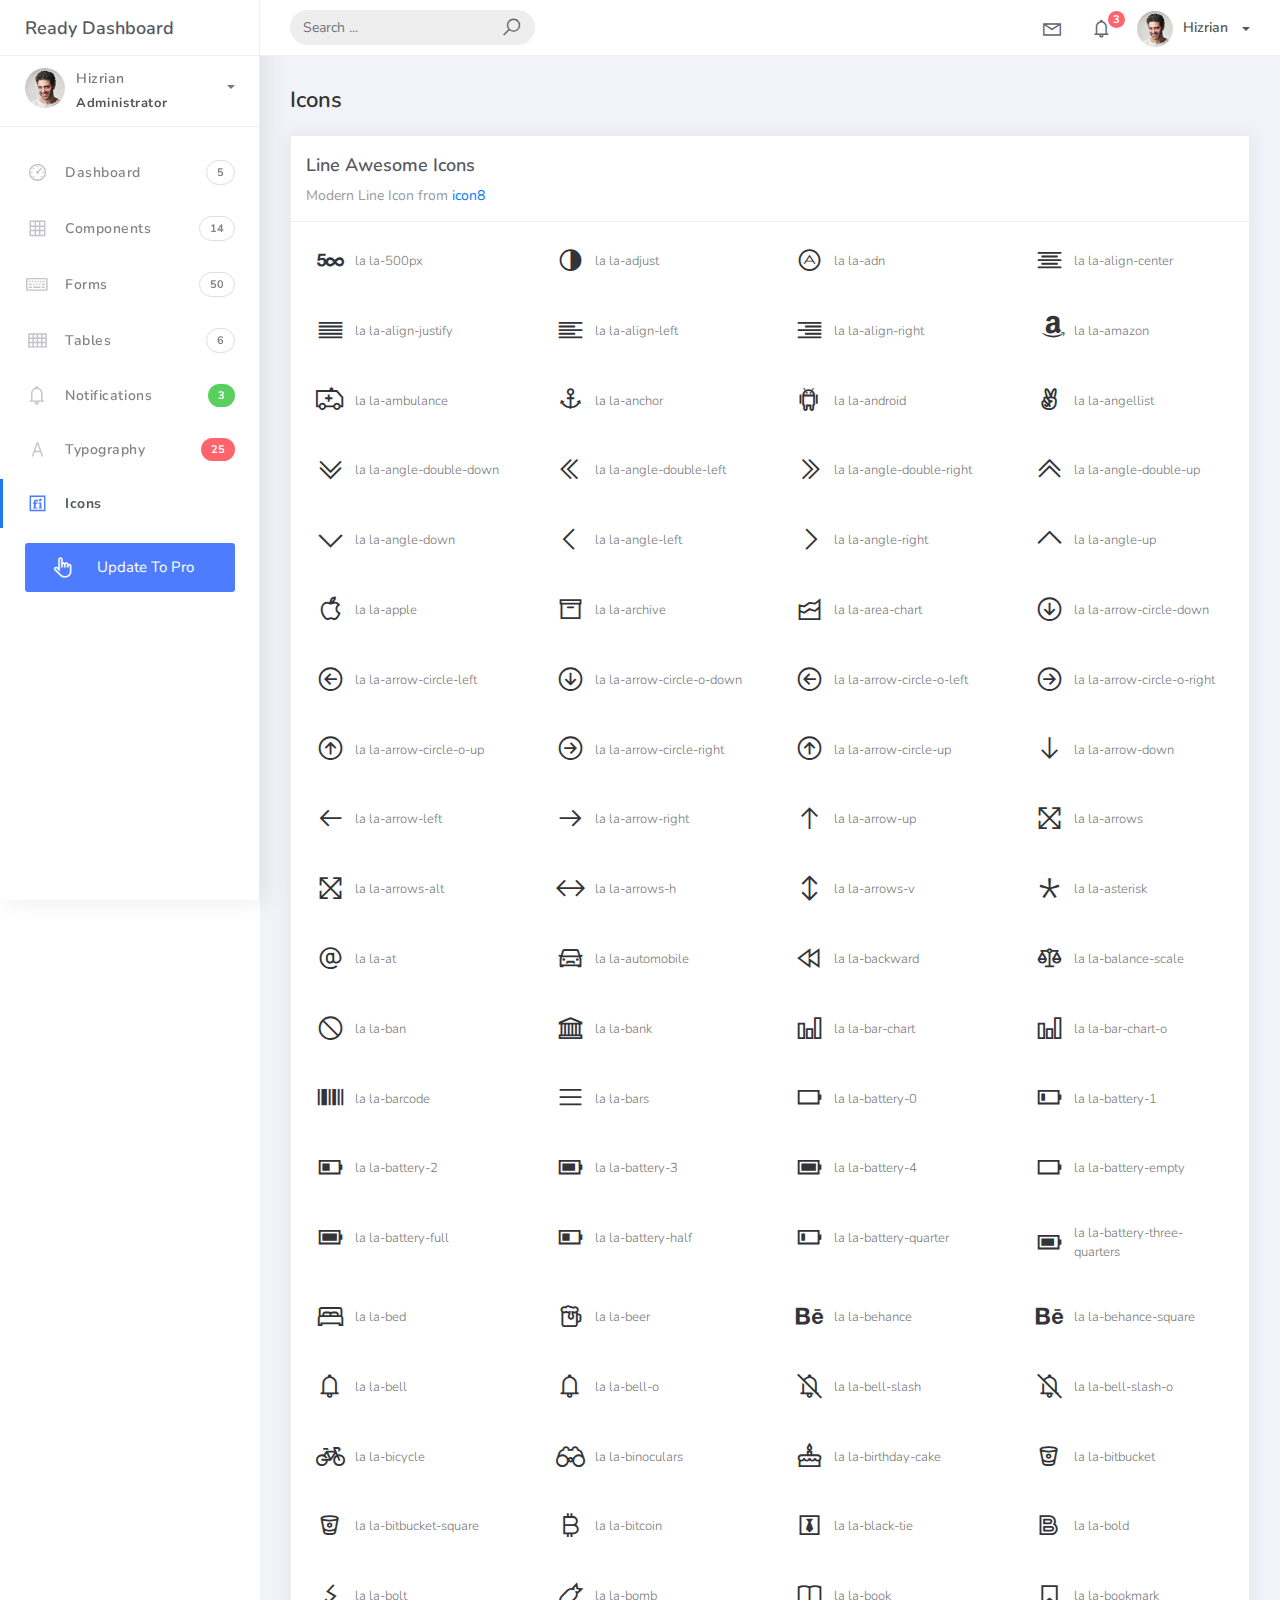
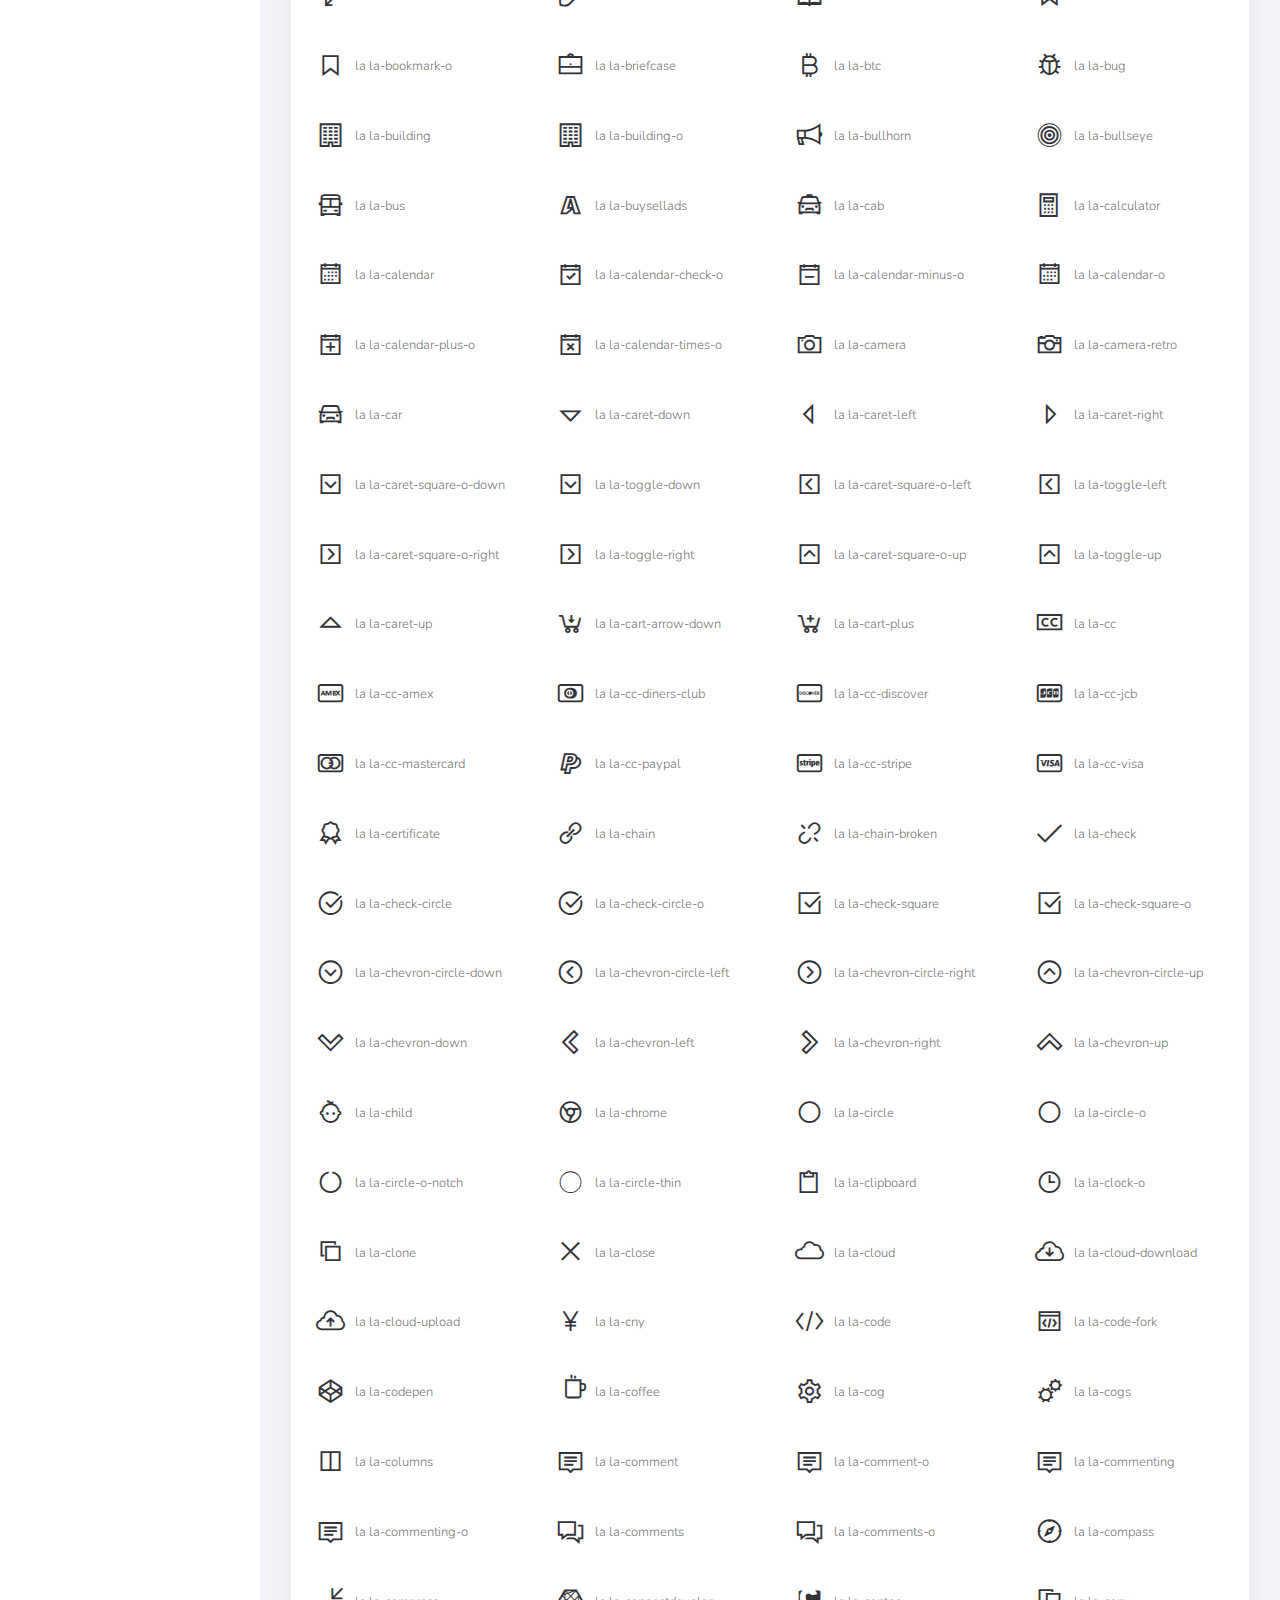
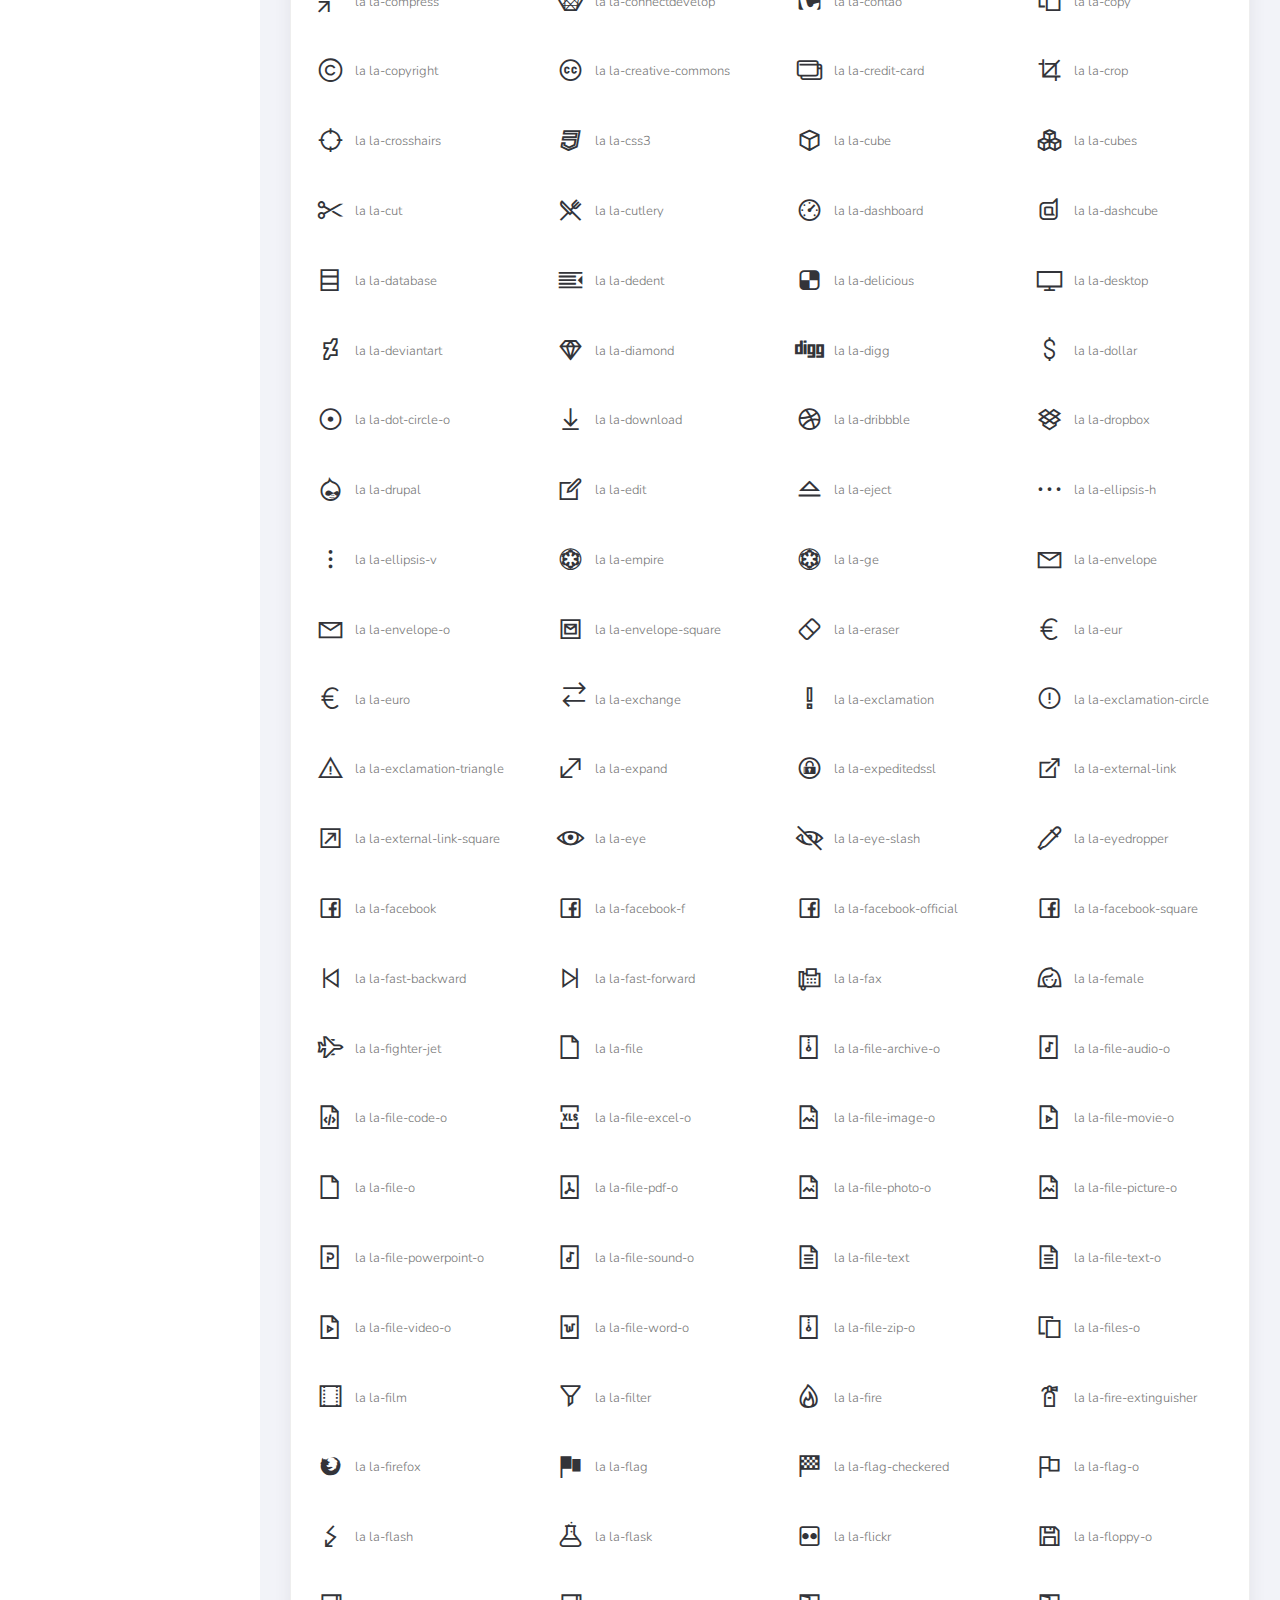
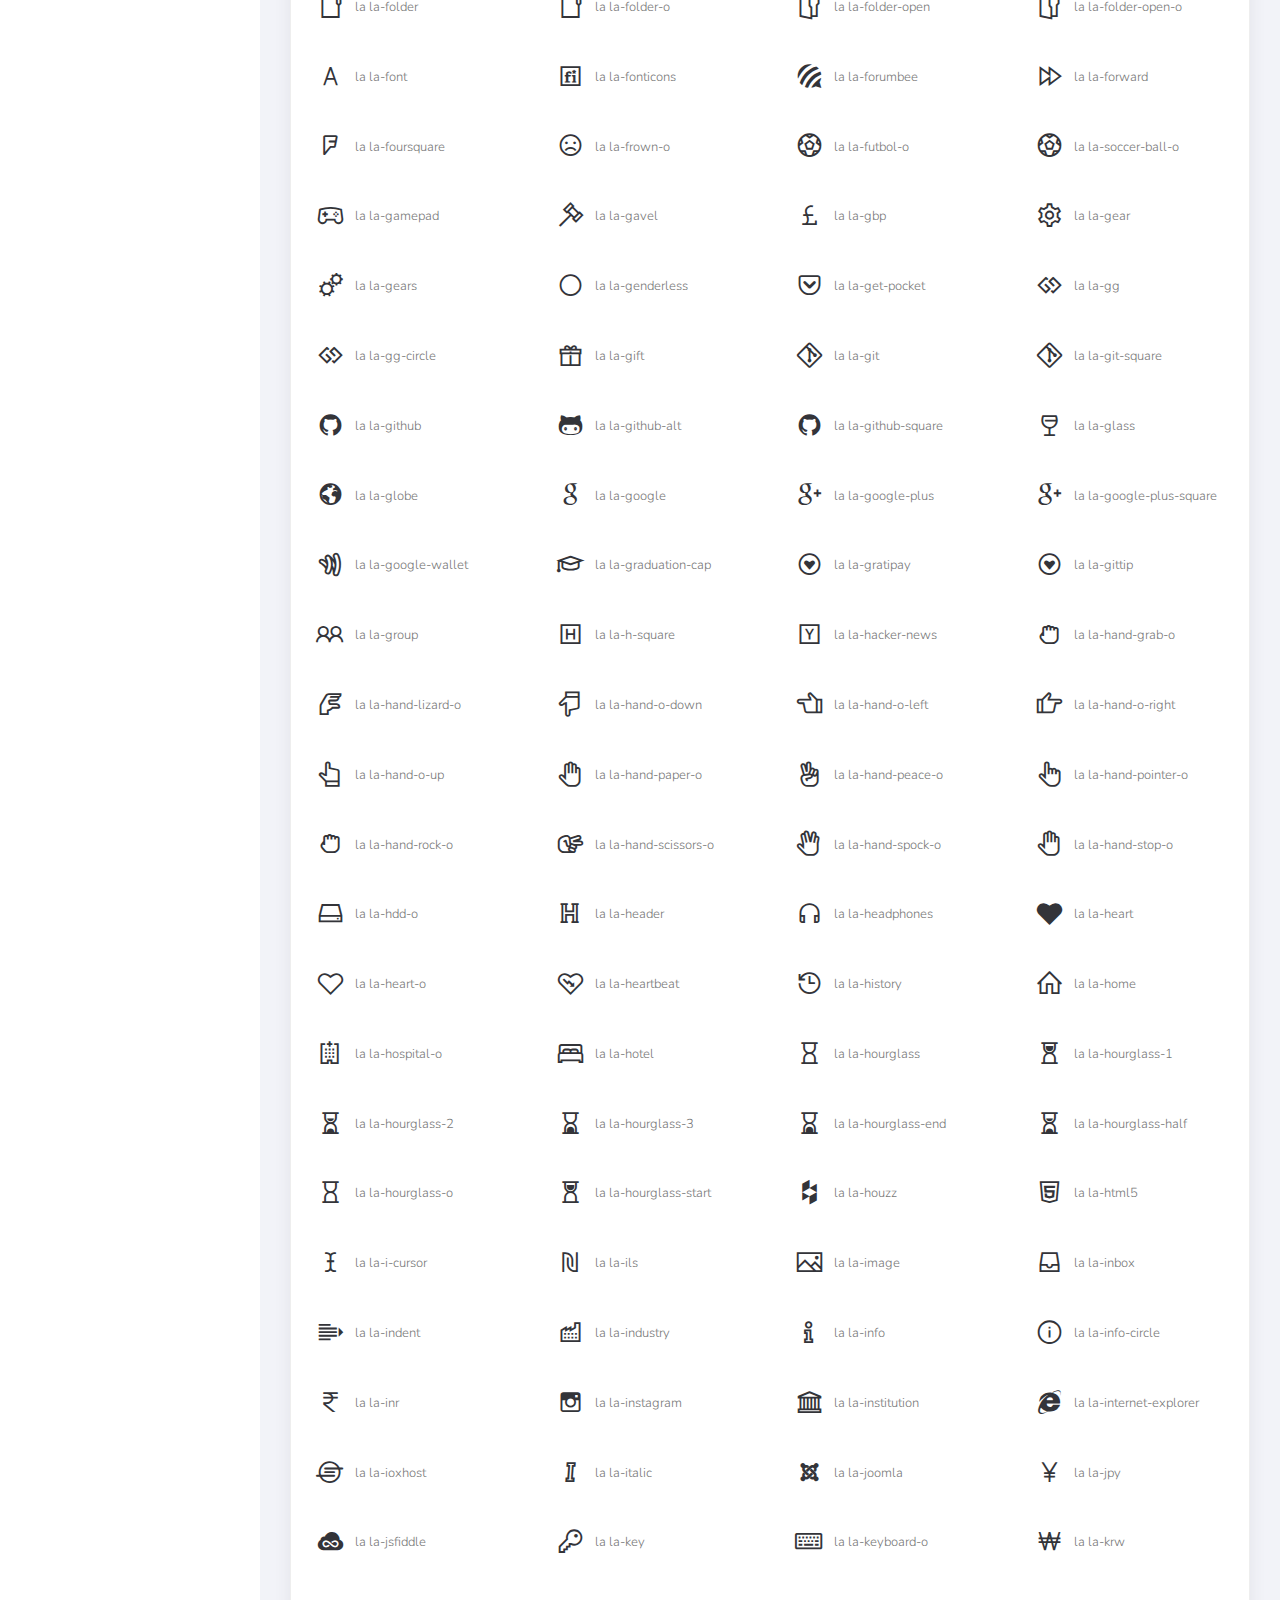
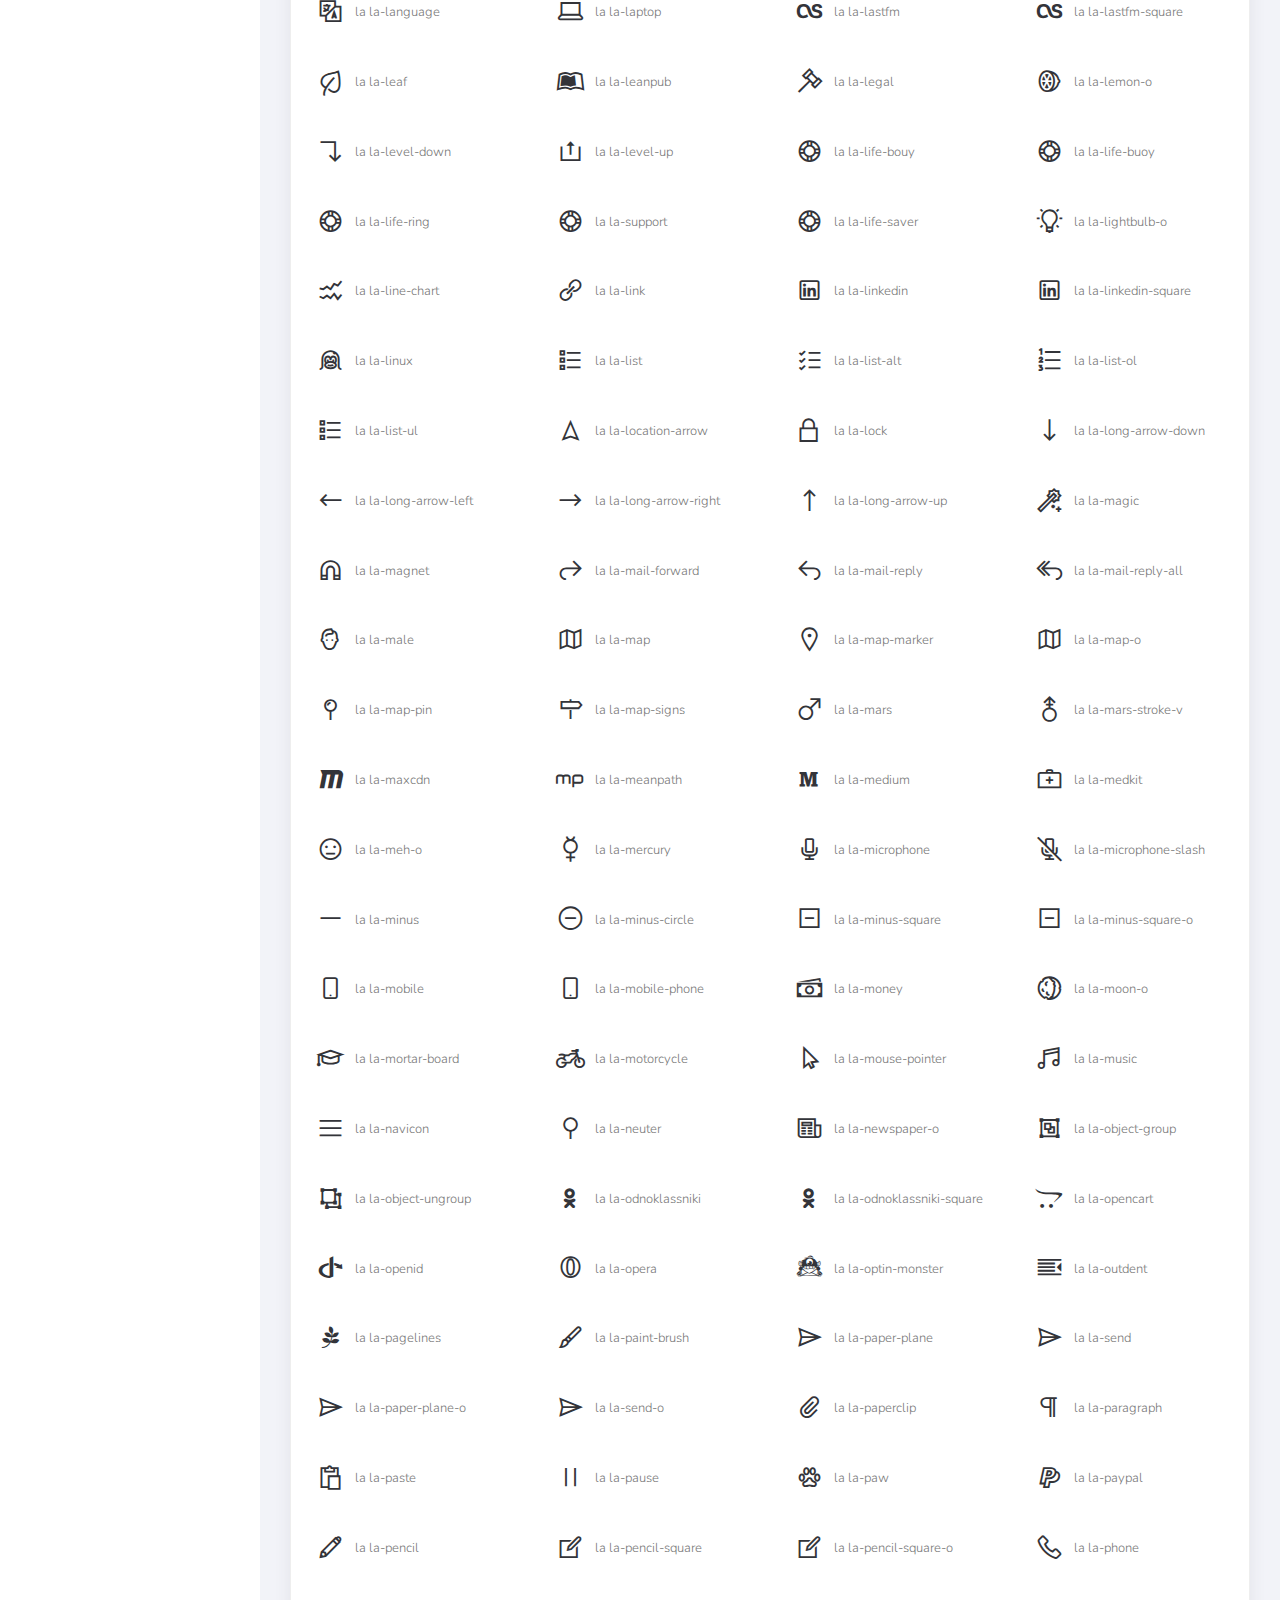
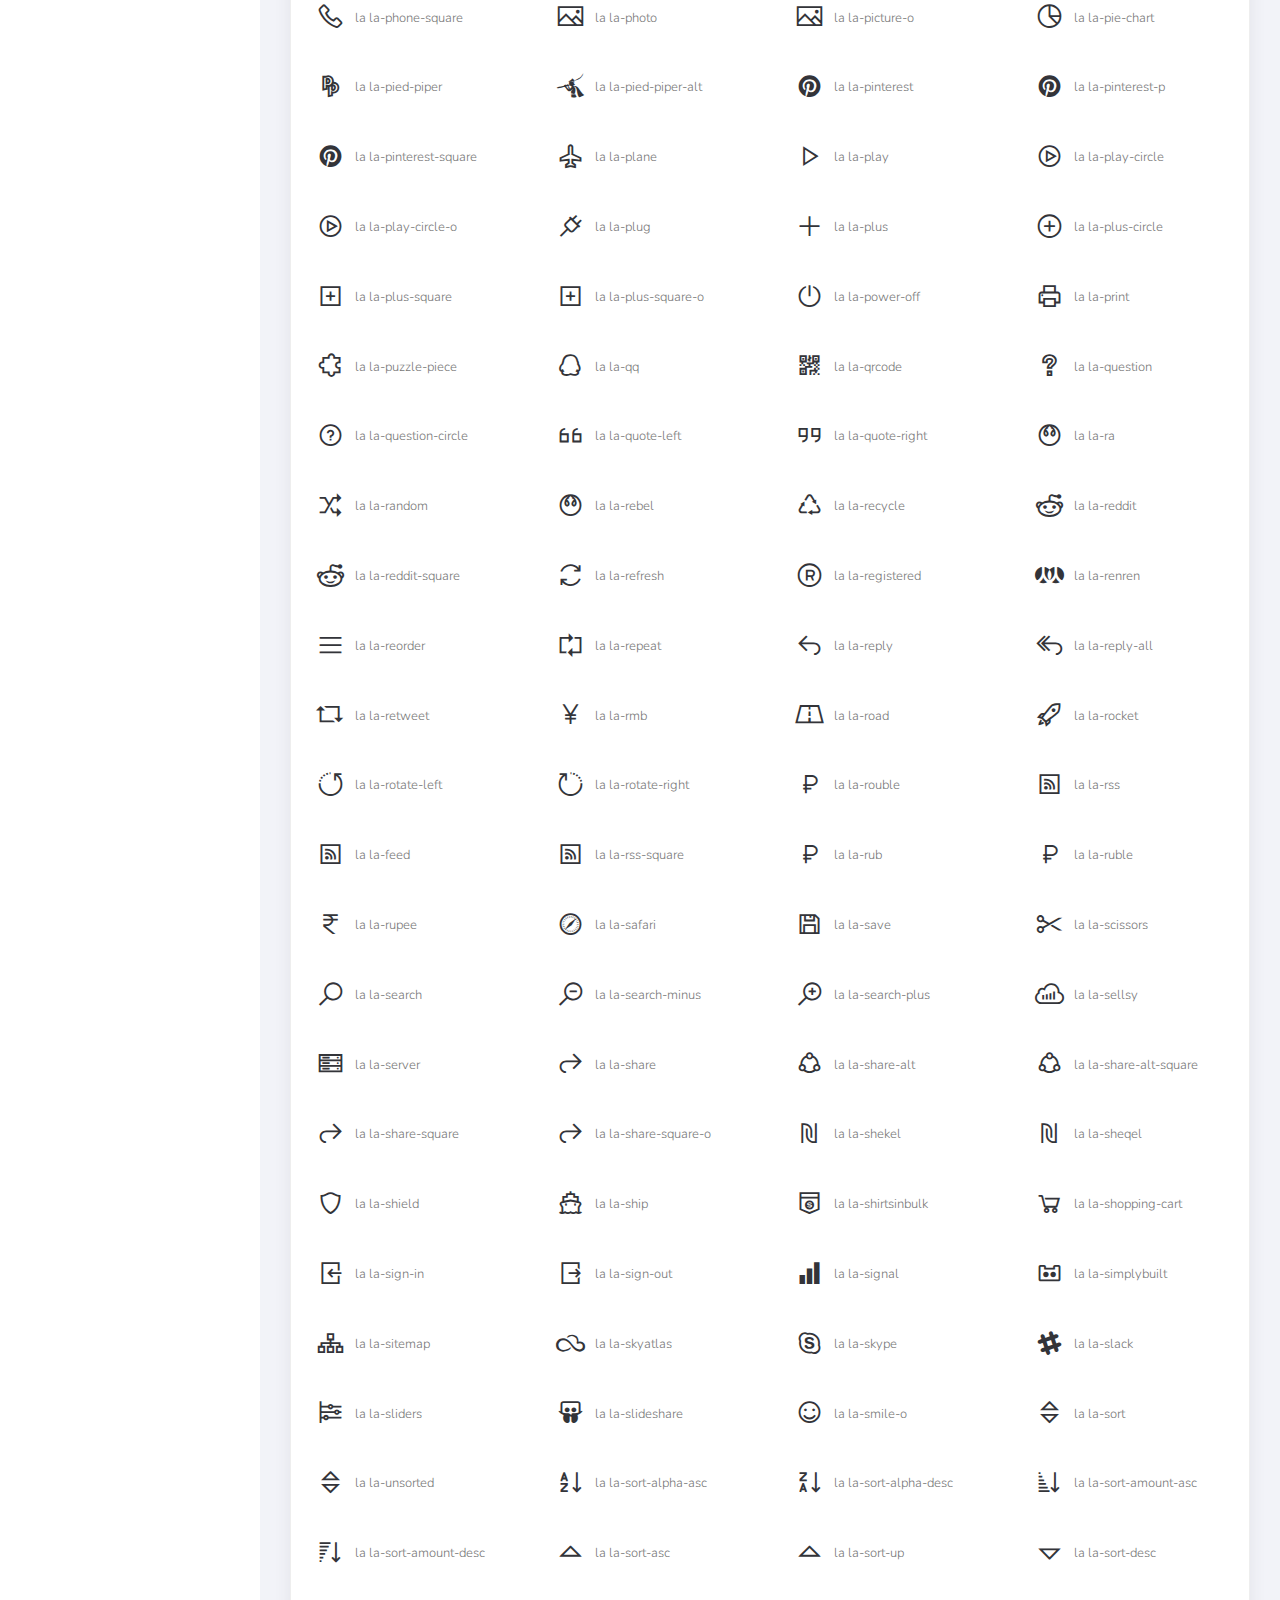
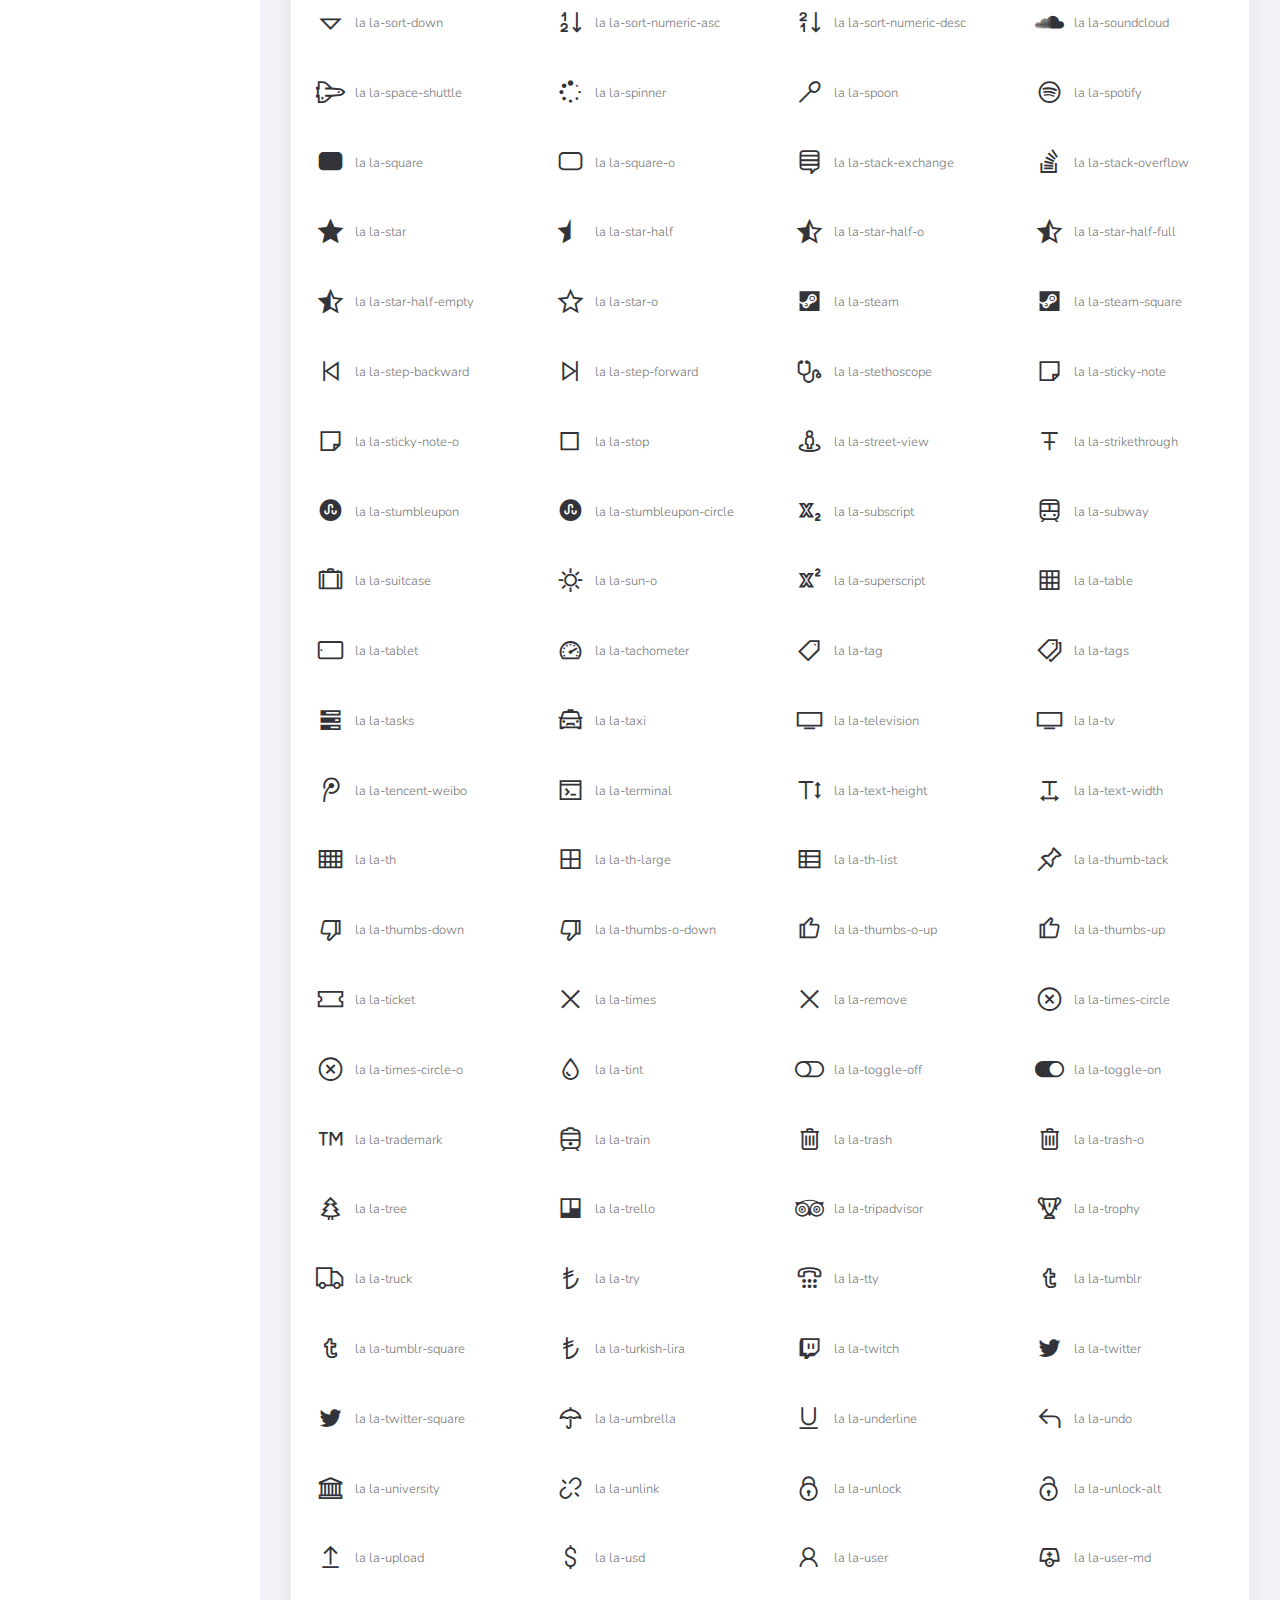
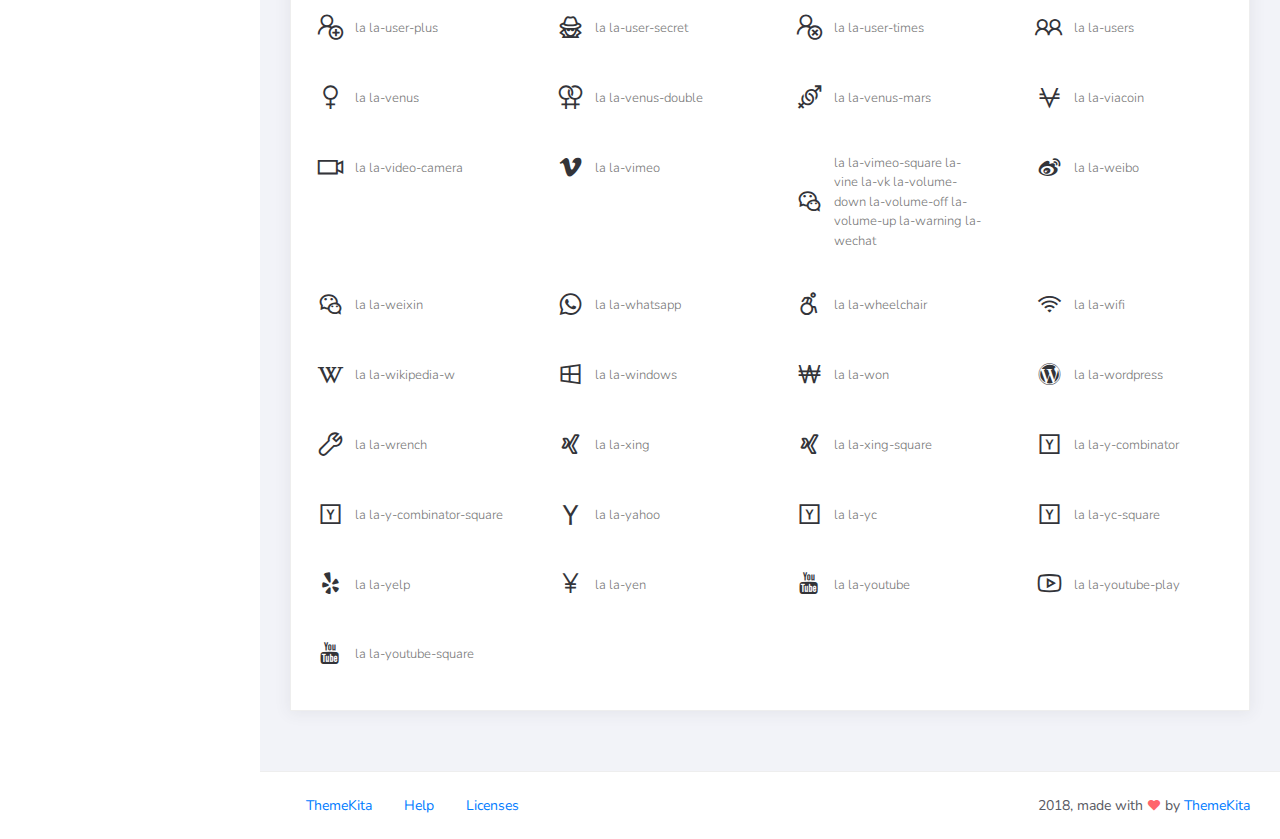
<file: TravelStaff/wwwroot/Ready-Bootstrap-Dashboard-master/icons.html>
<!DOCTYPE html>
<html>
<head>
	<meta http-equiv="X-UA-Compatible" content="IE=edge,chrome=1" />
	<title>Icons - Ready Bootstrap Dashboard</title>
	<meta content='width=device-width, initial-scale=1.0, maximum-scale=1.0, user-scalable=0, shrink-to-fit=no' name='viewport' />
	<link rel="stylesheet" href="assets/css/bootstrap.min.css">
	<link rel="stylesheet" href="https://fonts.googleapis.com/css?family=Nunito:200,200i,300,300i,400,400i,600,600i,700,700i,800,800i,900,900i">
	<link rel="stylesheet" href="assets/css/ready.css">
	<link rel="stylesheet" href="assets/css/demo.css">
</head>
<body>
	<div class="wrapper">
		<div class="main-header">
			<div class="logo-header">
				<a href="index.html" class="logo">
					Ready Dashboard
				</a>
				<button class="navbar-toggler sidenav-toggler ml-auto" type="button" data-toggle="collapse" data-target="collapse" aria-controls="sidebar" aria-expanded="false" aria-label="Toggle navigation">
					<span class="navbar-toggler-icon"></span>
				</button>
				<button class="topbar-toggler more"><i class="la la-ellipsis-v"></i></button>
			</div>
			<nav class="navbar navbar-header navbar-expand-lg">
				<div class="container-fluid">
					
					<form class="navbar-left navbar-form nav-search mr-md-3" action="">
						<div class="input-group">
							<input type="text" placeholder="Search ..." class="form-control">
							<div class="input-group-append">
								<span class="input-group-text">
									<i class="la la-search search-icon"></i>
								</span>
							</div>
						</div>
					</form>
					<ul class="navbar-nav topbar-nav ml-md-auto align-items-center">
						<li class="nav-item dropdown hidden-caret">
							<a class="nav-link dropdown-toggle" href="#" id="navbarDropdown" role="button" data-toggle="dropdown" aria-haspopup="true" aria-expanded="false">
								<i class="la la-envelope"></i>
							</a>
							<div class="dropdown-menu" aria-labelledby="navbarDropdown">
								<a class="dropdown-item" href="#">Action</a>
								<a class="dropdown-item" href="#">Another action</a>
								<div class="dropdown-divider"></div>
								<a class="dropdown-item" href="#">Something else here</a>
							</div>
						</li>
						<li class="nav-item dropdown hidden-caret">
							<a class="nav-link dropdown-toggle" href="#" id="navbarDropdown" role="button" data-toggle="dropdown" aria-haspopup="true" aria-expanded="false">
								<i class="la la-bell"></i>
								<span class="notification">3</span>
							</a>
							<ul class="dropdown-menu notif-box" aria-labelledby="navbarDropdown">
								<li>
									<div class="dropdown-title">You have 4 new notification</div>
								</li>
								<li>
									<div class="notif-center">
										<a href="#">
											<div class="notif-icon notif-primary"> <i class="la la-user-plus"></i> </div>
											<div class="notif-content">
												<span class="block">
													New user registered
												</span>
												<span class="time">5 minutes ago</span> 
											</div>
										</a>
										<a href="#">
											<div class="notif-icon notif-success"> <i class="la la-comment"></i> </div>
											<div class="notif-content">
												<span class="block">
													Rahmad commented on Admin
												</span>
												<span class="time">12 minutes ago</span> 
											</div>
										</a>
										<a href="#">
											<div class="notif-img"> 
												<img src="assets/img/profile2.jpg" alt="Img Profile">
											</div>
											<div class="notif-content">
												<span class="block">
													Reza send messages to you
												</span>
												<span class="time">12 minutes ago</span> 
											</div>
										</a>
										<a href="#">
											<div class="notif-icon notif-danger"> <i class="la la-heart"></i> </div>
											<div class="notif-content">
												<span class="block">
													Farrah liked Admin
												</span>
												<span class="time">17 minutes ago</span> 
											</div>
										</a>
									</div>
								</li>
								<li>
									<a class="see-all" href="javascript:void(0);"> <strong>See all notifications</strong> <i class="la la-angle-right"></i> </a>
								</li>
							</ul>
						</li>
						<li class="nav-item dropdown">
							<a class="dropdown-toggle profile-pic" data-toggle="dropdown" href="#" aria-expanded="false"> <img src="assets/img/profile.jpg" alt="user-img" width="36" class="img-circle"><span >Hizrian</span></span> </a>
							<ul class="dropdown-menu dropdown-user">
								<li>
									<div class="user-box">
										<div class="u-img"><img src="assets/img/profile.jpg" alt="user"></div>
										<div class="u-text">
											<h4>Hizrian</h4>
											<p class="text-muted">hello@themekita.com</p><a href="profile.html" class="btn btn-rounded btn-danger btn-sm">View Profile</a></div>
										</div>
									</li>
									<div class="dropdown-divider"></div>
									<a class="dropdown-item" href="#"><i class="ti-user"></i> My Profile</a>
									<a class="dropdown-item" href="#"></i> My Balance</a>
									<a class="dropdown-item" href="#"><i class="ti-email"></i> Inbox</a>
									<div class="dropdown-divider"></div>
									<a class="dropdown-item" href="#"><i class="ti-settings"></i> Account Setting</a>
									<div class="dropdown-divider"></div>
									<a class="dropdown-item" href="#"><i class="fa fa-power-off"></i> Logout</a>
								</ul>
								<!-- /.dropdown-user -->
							</li>
						</ul>
					</div>
				</nav>
			</div>
			<div class="sidebar">
				<div class="scrollbar-inner sidebar-wrapper">
					<div class="user">
						<div class="photo">
							<img src="assets/img/profile.jpg">
						</div>
						<div class="info">
							<a class="" data-toggle="collapse" href="#collapseExample" aria-expanded="true">
								<span>
									Hizrian
									<span class="user-level">Administrator</span>
									<span class="caret"></span>
								</span>
							</a>
							<div class="clearfix"></div>

							<div class="collapse in" id="collapseExample" aria-expanded="true" style="">
								<ul class="nav">
									<li>
										<a href="#profile">
											<span class="link-collapse">My Profile</span>
										</a>
									</li>
									<li>
										<a href="#edit">
											<span class="link-collapse">Edit Profile</span>
										</a>
									</li>
									<li>
										<a href="#settings">
											<span class="link-collapse">Settings</span>
										</a>
									</li>
								</ul>
							</div>
						</div>
					</div>
					<ul class="nav">
						<li class="nav-item">
							<a href="index.html">
								<i class="la la-dashboard"></i>
								<p>Dashboard</p>
								<span class="badge badge-count">5</span>
							</a>
						</li>
						<li class="nav-item">
							<a href="components.html">
								<i class="la la-table"></i>
								<p>Components</p>
								<span class="badge badge-count">14</span>
							</a>
						</li>
						<li class="nav-item">
							<a href="forms.html">
								<i class="la la-keyboard-o"></i>
								<p>Forms</p>
								<span class="badge badge-count">50</span>
							</a>
						</li>
						<li class="nav-item">
							<a href="tables.html">
								<i class="la la-th"></i>
								<p>Tables</p>
								<span class="badge badge-count">6</span>
							</a>
						</li>
						<li class="nav-item">
							<a href="notifications.html">
								<i class="la la-bell"></i>
								<p>Notifications</p>
								<span class="badge badge-success">3</span>
							</a>
						</li>
						<li class="nav-item">
							<a href="typography.html">
								<i class="la la-font"></i>
								<p>Typography</p>
								<span class="badge badge-danger">25</span>
							</a>
						</li>
						<li class="nav-item active">
							<a href="icons.html">
								<i class="la la-fonticons"></i>
								<p>Icons</p>
							</a>
						</li>
						<li class="nav-item update-pro">
							<button  data-toggle="modal" data-target="#modalUpdate">
								<i class="la la-hand-pointer-o"></i>
								<p>Update To Pro</p>
							</button>
						</li>
					</ul>
				</div>
			</div>
			<div class="main-panel">
				<div class="content">
					<div class="container-fluid">
						<h4 class="page-title">Icons</h4>
						<div class="row">
							<div class="col-md-12">
								<div class="card">
									<div class="card-header">
										<div class="card-title">Line Awesome Icons</div>
										<div class="card-category">Modern Line Icon from <a class="link" href="https://icons8.com/line-awesome">icon8</a></div>
									</div>
									<div class="card-body">
										<div id="row-demo-icon" class="row">
										</div>
									</div>
								</div>
							</div>
						</div>
					</div>
				</div>
				<footer class="footer">
					<div class="container-fluid">
						<nav class="pull-left">
							<ul class="nav">
								<li class="nav-item">
									<a class="nav-link" href="http://www.themekita.com">
										ThemeKita
									</a>
								</li>
								<li class="nav-item">
									<a class="nav-link" href="#">
										Help
									</a>
								</li>
								<li class="nav-item">
									<a class="nav-link" href="https://themewagon.com/license/#free-item">
										Licenses
									</a>
								</li>
							</ul>
						</nav>
						<div class="copyright ml-auto">
							2018, made with <i class="la la-heart heart text-danger"></i> by <a href="http://www.themekita.com">ThemeKita</a>
						</div>				
					</div>
				</footer>
			</div>
		</div>
	</div>
	<!-- Modal -->
	<div class="modal fade" id="modalUpdate" tabindex="-1" role="dialog" aria-labelledby="modalUpdatePro" aria-hidden="true">
		<div class="modal-dialog modal-dialog-centered" role="document">
			<div class="modal-content">
				<div class="modal-header bg-primary">
					<h6 class="modal-title"><i class="la la-frown-o"></i> Under Development</h6>
					<button type="button" class="close" data-dismiss="modal" aria-label="Close">
						<span aria-hidden="true">&times;</span>
					</button>
				</div>
				<div class="modal-body text-center">									
					<p>Currently the pro version of the <b>Ready Dashboard</b> Bootstrap is in progress development</p>
					<p>
					<b>We'll let you know when it's done</b></p>
				</div>
				<div class="modal-footer">
					<button type="button" class="btn btn-secondary" data-dismiss="modal">Close</button>
				</div>
			</div>
		</div>
	</div>
</body>
<script src="assets/js/core/jquery.3.2.1.min.js"></script>
<script src="assets/js/plugin/jquery-ui-1.12.1.custom/jquery-ui.min.js"></script>
<script src="assets/js/core/popper.min.js"></script>
<script src="assets/js/core/bootstrap.min.js"></script>
<script src="assets/js/plugin/chartist/chartist.min.js"></script>
<script src="assets/js/plugin/chartist/plugin/chartist-plugin-tooltip.min.js"></script>
<script src="assets/js/plugin/bootstrap-notify/bootstrap-notify.min.js"></script>
<script src="assets/js/plugin/bootstrap-toggle/bootstrap-toggle.min.js"></script>
<script src="assets/js/plugin/jquery-mapael/jquery.mapael.min.js"></script>
<script src="assets/js/plugin/jquery-mapael/maps/world_countries.min.js"></script>
<script src="assets/js/plugin/chart-circle/circles.min.js"></script>
<script src="assets/js/plugin/jquery-scrollbar/jquery.scrollbar.min.js"></script>
<script src="assets/js/ready.min.js"></script>
<script type="text/javascript">
	var iconClass = ['la-500px', 'la-adjust', 'la-adn', 'la-align-center', 'la-align-justify',
	'la-align-left', 'la-align-right', 'la-amazon', 'la-ambulance', 'la-anchor', 'la-android', 'la-angellist', 'la-angle-double-down', 'la-angle-double-left', 'la-angle-double-right', 'la-angle-double-up', 'la-angle-down', 'la-angle-left', 'la-angle-right', 'la-angle-up', 'la-apple', 'la-archive', 'la-area-chart', ' la-arrow-circle-down', 'la-arrow-circle-left', 'la-arrow-circle-o-down', 'la-arrow-circle-o-left', 'la-arrow-circle-o-right', 'la-arrow-circle-o-up', 'la-arrow-circle-right', 'la-arrow-circle-up', 'la-arrow-down', 'la-arrow-left', 'la-arrow-right', 'la-arrow-up', 'la-arrows', 'la-arrows-alt', 'la-arrows-h', 'la-arrows-v', 'la-asterisk', 'la-at', 'la-automobile', 'la-backward', 'la-balance-scale', 'la-ban', 'la-bank', 'la-bar-chart', 'la-bar-chart-o', 'la-barcode', 'la-bars', 'la-battery-0', 'la-battery-1', 'la-battery-2', 'la-battery-3', 'la-battery-4', 'la-battery-empty', 'la-battery-full', 'la-battery-half', 'la-battery-quarter', 'la-battery-three-quarters', 'la-bed', 'la-beer', 'la-behance', 'la-behance-square', 'la-bell', 'la-bell-o', 'la-bell-slash', 'la-bell-slash-o', 'la-bicycle', 'la-binoculars', 'la-birthday-cake', 'la-bitbucket', 'la-bitbucket-square', 'la-bitcoin', 'la-black-tie', 'la-bold', 'la-bolt', 'la-bomb', 'la-book', 'la-bookmark', 'la-bookmark-o', 'la-briefcase', 'la-btc', 'la-bug', 'la-building', 'la-building-o', 'la-bullhorn', 'la-bullseye', 'la-bus', 'la-buysellads', 'la-cab', 'la-calculator', 'la-calendar', 'la-calendar-check-o', 'la-calendar-minus-o', 'la-calendar-o', 'la-calendar-plus-o', 'la-calendar-times-o', 'la-camera', 'la-camera-retro', 'la-car', 'la-caret-down', 'la-caret-left', 'la-caret-right', 'la-caret-square-o-down', 'la-toggle-down', 'la-caret-square-o-left', 'la-toggle-left', 'la-caret-square-o-right', 'la-toggle-right', 'la-caret-square-o-up', 'la-toggle-up', 'la-caret-up', 'la-cart-arrow-down', 'la-cart-plus', 'la-cc', 'la-cc-amex', 'la-cc-diners-club', 'la-cc-discover', 'la-cc-jcb', 'la-cc-mastercard', 'la-cc-paypal', 'la-cc-stripe', 'la-cc-visa', 'la-certificate', 'la-chain', 'la-chain-broken', 'la-check', 'la-check-circle', 'la-check-circle-o', 'la-check-square', 'la-check-square-o', 'la-chevron-circle-down', 'la-chevron-circle-left', 'la-chevron-circle-right', 'la-chevron-circle-up', 'la-chevron-down', 'la-chevron-left', 'la-chevron-right', 'la-chevron-up', 'la-child', 'la-chrome', 'la-circle', 'la-circle-o', 'la-circle-o-notch', 'la-circle-thin', 'la-clipboard', 'la-clock-o', 'la-clone', 'la-close', 'la-cloud', 'la-cloud-download', 'la-cloud-upload', 'la-cny', 'la-code', 'la-code-fork', 'la-codepen', 'la-coffee', 'la-cog', 'la-cogs', 'la-columns', 'la-comment', 'la-comment-o', 'la-commenting', 'la-commenting-o', 'la-comments', 'la-comments-o', 'la-compass', 'la-compress', 'la-connectdevelop', 'la-contao', 'la-copy', 'la-copyright', 'la-creative-commons', 'la-credit-card', 'la-crop', 'la-crosshairs', 'la-css3', 'la-cube', 'la-cubes', 'la-cut', 'la-cutlery', 'la-dashboard', 'la-dashcube', 'la-database', 'la-dedent', 'la-delicious', 'la-desktop', 'la-deviantart', 'la-diamond', 'la-digg', 'la-dollar', 'la-dot-circle-o', 'la-download', 'la-dribbble', 'la-dropbox', 'la-drupal', 'la-edit', 'la-eject', 'la-ellipsis-h', 'la-ellipsis-v', 'la-empire', 'la-ge', 'la-envelope', 'la-envelope-o', 'la-envelope-square', 'la-eraser', 'la-eur', 'la-euro', 'la-exchange', 'la-exclamation', 'la-exclamation-circle', 'la-exclamation-triangle', 'la-expand', 'la-expeditedssl', 'la-external-link', 'la-external-link-square', 'la-eye', 'la-eye-slash', 'la-eyedropper', 'la-facebook', 'la-facebook-f', 'la-facebook-official', 'la-facebook-square', 'la-fast-backward', 'la-fast-forward', 'la-fax', 'la-female', 'la-fighter-jet', 'la-file', 'la-file-archive-o', 'la-file-audio-o', 'la-file-code-o', 'la-file-excel-o', 'la-file-image-o', 'la-file-movie-o', 'la-file-o', 'la-file-pdf-o', 'la-file-photo-o', 'la-file-picture-o', 'la-file-powerpoint-o', 'la-file-sound-o', 'la-file-text', 'la-file-text-o', 'la-file-video-o', 'la-file-word-o', 'la-file-zip-o', 'la-files-o', 'la-film', 'la-filter', 'la-fire', 'la-fire-extinguisher', 'la-firefox', 'la-flag', 'la-flag-checkered', 'la-flag-o', 'la-flash', 'la-flask', 'la-flickr', 'la-floppy-o', 'la-folder', 'la-folder-o', 'la-folder-open', 'la-folder-open-o', 'la-font', 'la-fonticons', 'la-forumbee', 'la-forward', 'la-foursquare', 'la-frown-o', 'la-futbol-o', 'la-soccer-ball-o', 'la-gamepad', 'la-gavel', 'la-gbp', 'la-gear', 'la-gears', 'la-genderless', 'la-get-pocket', 'la-gg', 'la-gg-circle', 'la-gift', 'la-git', 'la-git-square', 'la-github', 'la-github-alt', 'la-github-square', 'la-glass', 'la-globe', 'la-google', 'la-google-plus', 'la-google-plus-square', 'la-google-wallet', 'la-graduation-cap', 'la-gratipay', 'la-gittip', 'la-group', 'la-h-square', 'la-hacker-news', 'la-hand-grab-o', 'la-hand-lizard-o', 'la-hand-o-down', 'la-hand-o-left', 'la-hand-o-right', 'la-hand-o-up', 'la-hand-paper-o', 'la-hand-peace-o', 'la-hand-pointer-o', 'la-hand-rock-o', 'la-hand-scissors-o', 'la-hand-spock-o', 'la-hand-stop-o', 'la-hdd-o', 'la-header', 'la-headphones', 'la-heart', 'la-heart-o', 'la-heartbeat', 'la-history', 'la-home', 'la-hospital-o', 'la-hotel', 'la-hourglass', 'la-hourglass-1', 'la-hourglass-2', 'la-hourglass-3', 'la-hourglass-end', 'la-hourglass-half', 'la-hourglass-o', 'la-hourglass-start', 'la-houzz', 'la-html5', 'la-i-cursor', 'la-ils', 'la-image', 'la-inbox', 'la-indent', 'la-industry', 'la-info', 'la-info-circle', 'la-inr', 'la-instagram', 'la-institution', 'la-internet-explorer', 'la-ioxhost', 'la-italic', 'la-joomla', 'la-jpy', 'la-jsfiddle', 'la-key', 'la-keyboard-o', 'la-krw', 'la-language', 'la-laptop', 'la-lastfm', 'la-lastfm-square', 'la-leaf', 'la-leanpub', 'la-legal', 'la-lemon-o', 'la-level-down', 'la-level-up', 'la-life-bouy', 'la-life-buoy', 'la-life-ring', 'la-support', 'la-life-saver', 'la-lightbulb-o', 'la-line-chart', 'la-link', 'la-linkedin', 'la-linkedin-square', 'la-linux', 'la-list', 'la-list-alt', 'la-list-ol', 'la-list-ul', 'la-location-arrow', 'la-lock', 'la-long-arrow-down', 'la-long-arrow-left', 'la-long-arrow-right', 'la-long-arrow-up', 'la-magic', 'la-magnet', 'la-mail-forward', 'la-mail-reply', 'la-mail-reply-all', 'la-male', 'la-map', 'la-map-marker', 'la-map-o', 'la-map-pin', 'la-map-signs', 'la-mars', 'la-mars-stroke-v', 'la-maxcdn', 'la-meanpath', 'la-medium', 'la-medkit', 'la-meh-o', 'la-mercury', 'la-microphone', 'la-microphone-slash', 'la-minus', 'la-minus-circle', 'la-minus-square', 'la-minus-square-o', 'la-mobile', 'la-mobile-phone', 'la-money', 'la-moon-o', 'la-mortar-board', 'la-motorcycle', 'la-mouse-pointer', 'la-music', 'la-navicon', 'la-neuter', 'la-newspaper-o', 'la-object-group', 'la-object-ungroup', 'la-odnoklassniki', 'la-odnoklassniki-square', 'la-opencart', 'la-openid', 'la-opera', 'la-optin-monster', 'la-outdent', 'la-pagelines', 'la-paint-brush', 'la-paper-plane', 'la-send', 'la-paper-plane-o', 'la-send-o', 'la-paperclip', 'la-paragraph', 'la-paste', 'la-pause', 'la-paw', 'la-paypal', 'la-pencil', 'la-pencil-square', 'la-pencil-square-o', 'la-phone', 'la-phone-square', 'la-photo', 'la-picture-o', 'la-pie-chart', 'la-pied-piper', 'la-pied-piper-alt', 'la-pinterest', 'la-pinterest-p', 'la-pinterest-square', 'la-plane', 'la-play', 'la-play-circle', 'la-play-circle-o', 'la-plug', 'la-plus', 'la-plus-circle', 'la-plus-square', 'la-plus-square-o', 'la-power-off', 'la-print', 'la-puzzle-piece', 'la-qq', 'la-qrcode', 'la-question', 'la-question-circle', 'la-quote-left', 'la-quote-right', 'la-ra', 'la-random', 'la-rebel', 'la-recycle', 'la-reddit', 'la-reddit-square', 'la-refresh', 'la-registered', 'la-renren', 'la-reorder', 'la-repeat', 'la-reply', 'la-reply-all', 'la-retweet', 'la-rmb', 'la-road', 'la-rocket', 'la-rotate-left', 'la-rotate-right', 'la-rouble', 'la-rss', 'la-feed', 'la-rss-square', 'la-rub', 'la-ruble', 'la-rupee', 'la-safari', 'la-save', 'la-scissors', 'la-search', 'la-search-minus', 'la-search-plus', 'la-sellsy', 'la-server', 'la-share', 'la-share-alt', 'la-share-alt-square', 'la-share-square', 'la-share-square-o', 'la-shekel', 'la-sheqel', 'la-shield', 'la-ship', 'la-shirtsinbulk', 'la-shopping-cart', 'la-sign-in', 'la-sign-out', 'la-signal', 'la-simplybuilt', 'la-sitemap', 'la-skyatlas', 'la-skype', 'la-slack', 'la-sliders', 'la-slideshare', 'la-smile-o', 'la-sort', 'la-unsorted', 'la-sort-alpha-asc', 'la-sort-alpha-desc', 'la-sort-amount-asc', 'la-sort-amount-desc', 'la-sort-asc', 'la-sort-up', 'la-sort-desc', 'la-sort-down', 'la-sort-numeric-asc', 'la-sort-numeric-desc', 'la-soundcloud', 'la-space-shuttle', 'la-spinner', 'la-spoon', 'la-spotify', 'la-square', 'la-square-o', 'la-stack-exchange', 'la-stack-overflow', 'la-star', 'la-star-half', 'la-star-half-o', 'la-star-half-full', 'la-star-half-empty', 'la-star-o', 'la-steam', 'la-steam-square', 'la-step-backward', 'la-step-forward', 'la-stethoscope', 'la-sticky-note', 'la-sticky-note-o', 'la-stop', 'la-street-view', 'la-strikethrough', 'la-stumbleupon', 'la-stumbleupon-circle', 'la-subscript', 'la-subway', 'la-suitcase', 'la-sun-o', 'la-superscript', 'la-table', 'la-tablet', 'la-tachometer', 'la-tag', 'la-tags', 'la-tasks', 'la-taxi', 'la-television', 'la-tv', 'la-tencent-weibo', 'la-terminal', 'la-text-height', 'la-text-width', 'la-th', 'la-th-large', 'la-th-list', 'la-thumb-tack', 'la-thumbs-down', 'la-thumbs-o-down', 'la-thumbs-o-up', 'la-thumbs-up', 'la-ticket', 'la-times', 'la-remove', 'la-times-circle', 'la-times-circle-o', 'la-tint', 'la-toggle-off', 'la-toggle-on', 'la-trademark', 'la-train', 'la-trash', 'la-trash-o', 'la-tree', 'la-trello', 'la-tripadvisor', 'la-trophy', 'la-truck', 'la-try', 'la-tty', 'la-tumblr', 'la-tumblr-square', 'la-turkish-lira', 'la-twitch', 'la-twitter', 'la-twitter-square', 'la-umbrella', 'la-underline', 'la-undo', 'la-university', 'la-unlink', 'la-unlock', 'la-unlock-alt', 'la-upload', 'la-usd', 'la-user', 'la-user-md', 'la-user-plus', 'la-user-secret', 'la-user-times', 'la-users', 'la-venus', 'la-venus-double', 'la-venus-mars', 'la-viacoin', 'la-video-camera', 'la-vimeo', 'la-vimeo-square la-vine la-vk la-volume-down la-volume-off la-volume-up la-warning la-wechat', 'la-weibo', 'la-weixin', 'la-whatsapp', 'la-wheelchair', 'la-wifi', 'la-wikipedia-w', 'la-windows', 'la-won', 'la-wordpress', 'la-wrench', 'la-xing', 'la-xing-square', 'la-y-combinator', 'la-y-combinator-square', 'la-yahoo', 'la-yc', 'la-yc-square', 'la-yelp', 'la-yen', 'la-youtube', 'la-youtube-play', 'la-youtube-square'
	]; var rowDemoIcon = "#row-demo-icon";
	for (i = 0; i < iconClass.length; i++){
		$(rowDemoIcon).append('<div class="col-md-3"> <div class="demo-icon"> <div class="icon-preview"><i class="la ' + iconClass[i] + '"></i></div> <div class="icon-class">la ' + iconClass[i] + '</div> </div> </div>');
	}
</script>
</html>
</file>
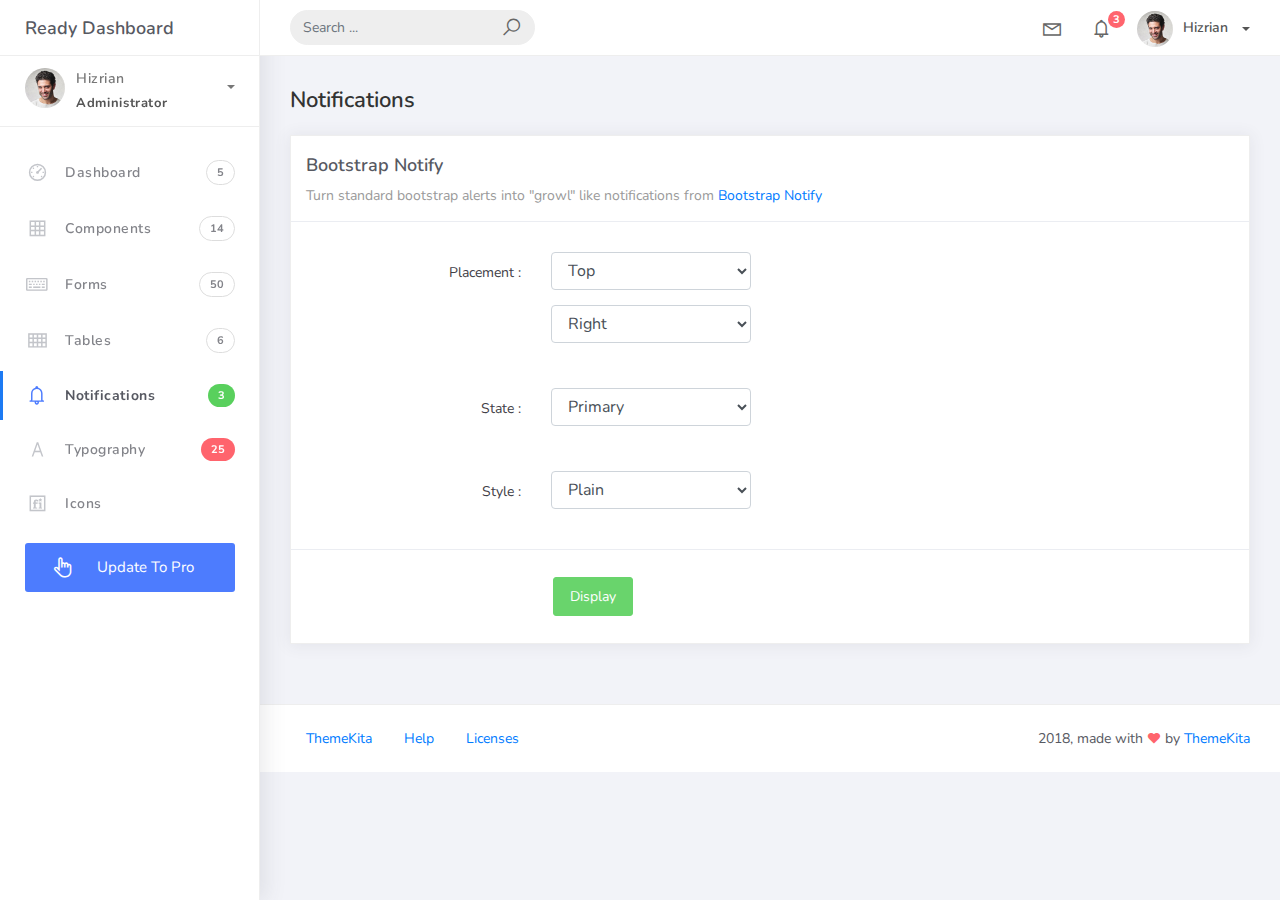
<file: TravelStaff/wwwroot/Ready-Bootstrap-Dashboard-master/notifications.html>
<!DOCTYPE html>
<html>
<head>
	<meta http-equiv="X-UA-Compatible" content="IE=edge,chrome=1" />
	<title>Notifications - Ready Bootstrap Dashboard</title>
	<meta content='width=device-width, initial-scale=1.0, maximum-scale=1.0, user-scalable=0, shrink-to-fit=no' name='viewport' />
	<link rel="stylesheet" href="assets/css/bootstrap.min.css">
	<link rel="stylesheet" href="https://fonts.googleapis.com/css?family=Nunito:200,200i,300,300i,400,400i,600,600i,700,700i,800,800i,900,900i">
	<link rel="stylesheet" href="assets/css/ready.css">
	<link rel="stylesheet" href="assets/css/demo.css">
</head>
<body>
	<div class="wrapper">
		<div class="main-header">
			<div class="logo-header">
				<a href="index.html" class="logo">
					Ready Dashboard
				</a>
				<button class="navbar-toggler sidenav-toggler ml-auto" type="button" data-toggle="collapse" data-target="collapse" aria-controls="sidebar" aria-expanded="false" aria-label="Toggle navigation">
					<span class="navbar-toggler-icon"></span>
				</button>
				<button class="topbar-toggler more"><i class="la la-ellipsis-v"></i></button>
			</div>
			<nav class="navbar navbar-header navbar-expand-lg">
				<div class="container-fluid">
					
					<form class="navbar-left navbar-form nav-search mr-md-3" action="">
						<div class="input-group">
							<input type="text" placeholder="Search ..." class="form-control">
							<div class="input-group-append">
								<span class="input-group-text">
									<i class="la la-search search-icon"></i>
								</span>
							</div>
						</div>
					</form>
					<ul class="navbar-nav topbar-nav ml-md-auto align-items-center">
						<li class="nav-item dropdown hidden-caret">
							<a class="nav-link dropdown-toggle" href="#" id="navbarDropdown" role="button" data-toggle="dropdown" aria-haspopup="true" aria-expanded="false">
								<i class="la la-envelope"></i>
							</a>
							<div class="dropdown-menu" aria-labelledby="navbarDropdown">
								<a class="dropdown-item" href="#">Action</a>
								<a class="dropdown-item" href="#">Another action</a>
								<div class="dropdown-divider"></div>
								<a class="dropdown-item" href="#">Something else here</a>
							</div>
						</li>
						<li class="nav-item dropdown hidden-caret">
							<a class="nav-link dropdown-toggle" href="#" id="navbarDropdown" role="button" data-toggle="dropdown" aria-haspopup="true" aria-expanded="false">
								<i class="la la-bell"></i>
								<span class="notification">3</span>
							</a>
							<ul class="dropdown-menu notif-box" aria-labelledby="navbarDropdown">
								<li>
									<div class="dropdown-title">You have 4 new notification</div>
								</li>
								<li>
									<div class="notif-center">
										<a href="#">
											<div class="notif-icon notif-primary"> <i class="la la-user-plus"></i> </div>
											<div class="notif-content">
												<span class="block">
													New user registered
												</span>
												<span class="time">5 minutes ago</span> 
											</div>
										</a>
										<a href="#">
											<div class="notif-icon notif-success"> <i class="la la-comment"></i> </div>
											<div class="notif-content">
												<span class="block">
													Rahmad commented on Admin
												</span>
												<span class="time">12 minutes ago</span> 
											</div>
										</a>
										<a href="#">
											<div class="notif-img"> 
												<img src="assets/img/profile2.jpg" alt="Img Profile">
											</div>
											<div class="notif-content">
												<span class="block">
													Reza send messages to you
												</span>
												<span class="time">12 minutes ago</span> 
											</div>
										</a>
										<a href="#">
											<div class="notif-icon notif-danger"> <i class="la la-heart"></i> </div>
											<div class="notif-content">
												<span class="block">
													Farrah liked Admin
												</span>
												<span class="time">17 minutes ago</span> 
											</div>
										</a>
									</div>
								</li>
								<li>
									<a class="see-all" href="javascript:void(0);"> <strong>See all notifications</strong> <i class="la la-angle-right"></i> </a>
								</li>
							</ul>
						</li>
						<li class="nav-item dropdown">
							<a class="dropdown-toggle profile-pic" data-toggle="dropdown" href="#" aria-expanded="false"> <img src="assets/img/profile.jpg" alt="user-img" width="36" class="img-circle"><span >Hizrian</span></span> </a>
							<ul class="dropdown-menu dropdown-user">
								<li>
									<div class="user-box">
										<div class="u-img"><img src="assets/img/profile.jpg" alt="user"></div>
										<div class="u-text">
											<h4>Hizrian</h4>
											<p class="text-muted">hello@themekita.com</p><a href="profile.html" class="btn btn-rounded btn-danger btn-sm">View Profile</a></div>
										</div>
									</li>
									<div class="dropdown-divider"></div>
									<a class="dropdown-item" href="#"><i class="ti-user"></i> My Profile</a>
									<a class="dropdown-item" href="#"></i> My Balance</a>
									<a class="dropdown-item" href="#"><i class="ti-email"></i> Inbox</a>
									<div class="dropdown-divider"></div>
									<a class="dropdown-item" href="#"><i class="ti-settings"></i> Account Setting</a>
									<div class="dropdown-divider"></div>
									<a class="dropdown-item" href="#"><i class="fa fa-power-off"></i> Logout</a>
								</ul>
								<!-- /.dropdown-user -->
							</li>
						</ul>
					</div>
				</nav>
			</div>
			<div class="sidebar">
				<div class="scrollbar-inner sidebar-wrapper">
					<div class="user">
						<div class="photo">
							<img src="assets/img/profile.jpg">
						</div>
						<div class="info">
							<a class="" data-toggle="collapse" href="#collapseExample" aria-expanded="true">
								<span>
									Hizrian
									<span class="user-level">Administrator</span>
									<span class="caret"></span>
								</span>
							</a>
							<div class="clearfix"></div>

							<div class="collapse in" id="collapseExample" aria-expanded="true" style="">
								<ul class="nav">
									<li>
										<a href="#profile">
											<span class="link-collapse">My Profile</span>
										</a>
									</li>
									<li>
										<a href="#edit">
											<span class="link-collapse">Edit Profile</span>
										</a>
									</li>
									<li>
										<a href="#settings">
											<span class="link-collapse">Settings</span>
										</a>
									</li>
								</ul>
							</div>
						</div>
					</div>
					<ul class="nav">
						<li class="nav-item">
							<a href="index.html">
								<i class="la la-dashboard"></i>
								<p>Dashboard</p>
								<span class="badge badge-count">5</span>
							</a>
						</li>
						<li class="nav-item">
							<a href="components.html">
								<i class="la la-table"></i>
								<p>Components</p>
								<span class="badge badge-count">14</span>
							</a>
						</li>
						<li class="nav-item">
							<a href="forms.html">
								<i class="la la-keyboard-o"></i>
								<p>Forms</p>
								<span class="badge badge-count">50</span>
							</a>
						</li>
						<li class="nav-item">
							<a href="tables.html">
								<i class="la la-th"></i>
								<p>Tables</p>
								<span class="badge badge-count">6</span>
							</a>
						</li>
						<li class="nav-item active">
							<a href="notifications.html">
								<i class="la la-bell"></i>
								<p>Notifications</p>
								<span class="badge badge-success">3</span>
							</a>
						</li>
						<li class="nav-item">
							<a href="typography.html">
								<i class="la la-font"></i>
								<p>Typography</p>
								<span class="badge badge-danger">25</span>
							</a>
						</li>
						<li class="nav-item">
							<a href="icons.html">
								<i class="la la-fonticons"></i>
								<p>Icons</p>
							</a>
						</li>
						<li class="nav-item update-pro">
							<button  data-toggle="modal" data-target="#modalUpdate">
								<i class="la la-hand-pointer-o"></i>
								<p>Update To Pro</p>
							</button>
						</li>
					</ul>
				</div>
			</div>
			<div class="main-panel">
				<div class="content">
					<div class="container-fluid">
						<h4 class="page-title">Notifications</h4>
						<div class="row">
							<div class="col-md-12">
								<div class="card">
									<div class="card-header">
										<div class="card-title">Bootstrap Notify</div>
										<div class="card-category">Turn standard bootstrap alerts into "growl" like notifications from <a class="link" href="http://bootstrap-notify.remabledesigns.com/">Bootstrap Notify</a></div>
									</div>
									<div class="card-body">
										<div class="form">
											<div class="form-group from-show-notify row">
												<div class="col-lg-3 col-md-3 col-sm-12 text-right">
													<label>Placement :</label>
												</div>
												<div class="col-lg-4 col-md-9 col-sm-12">
													<select class="form-control input-fixed" id="notify_placement_from">
														<option value="top">Top</option>
														<option value="bottom">Bottom</option>
													</select>
													<select class="form-control input-fixed" id="notify_placement_align">
														<option value="left">Left</option>
														<option value="right" selected="">Right</option>
														<option value="center">Center</option>
													</select>
												</div>
											</div>
											<div class="form-group from-show-notify row">
												<div class="col-lg-3 col-md-3 col-sm-12 text-right">
													<label>State :</label>
												</div>
												<div class="col-lg-4 col-md-9 col-sm-12">
													<select class="form-control input-fixed" id="notify_state">
														<option value="primary">Primary</option>
														<option value="info">Info</option>
														<option value="success">Success</option>
														<option value="warning">Warning</option>
														<option value="danger">Danger</option>
													</select>
												</div>
											</div>
											<div class="form-group from-show-notify row">
												<div class="col-lg-3 col-md-3 col-sm-12 text-right">
													<label>Style :</label>
												</div>
												<div class="col-lg-4 col-md-9 col-sm-12">
													<select class="form-control input-fixed" id="notify_style">
														<option value="plain">Plain</option>
														<option value="withicon">With Icon</option>
													</select>
												</div>
											</div>
										</div>
									</div>
									<div class="card-footer">
										<div class="form">
											<div class="form-group from-show-notify row">
												<div class="col-lg-3 col-md-3 col-sm-12">

												</div>
												<div class="col-lg-4 col-md-9 col-sm-12">
													<button id="displayNotif" class="btn btn-success">Display</button>
												</div>
											</div>
										</div>
									</div>
								</div>
							</div>
						</div>
					</div>
				</div>
				<footer class="footer">
					<div class="container-fluid">
						<nav class="pull-left">
							<ul class="nav">
								<li class="nav-item">
									<a class="nav-link" href="http://www.themekita.com">
										ThemeKita
									</a>
								</li>
								<li class="nav-item">
									<a class="nav-link" href="#">
										Help
									</a>
								</li>
								<li class="nav-item">
									<a class="nav-link" href="https://themewagon.com/license/#free-item">
										Licenses
									</a>
								</li>
							</ul>
						</nav>
						<div class="copyright ml-auto">
							2018, made with <i class="la la-heart heart text-danger"></i> by <a href="http://www.themekita.com">ThemeKita</a>
						</div>				
					</div>
				</footer>
			</div>
		</div>
	</div>
	<!-- Modal -->
	<div class="modal fade" id="modalUpdate" tabindex="-1" role="dialog" aria-labelledby="modalUpdatePro" aria-hidden="true">
		<div class="modal-dialog modal-dialog-centered" role="document">
			<div class="modal-content">
				<div class="modal-header bg-primary">
					<h6 class="modal-title"><i class="la la-frown-o"></i> Under Development</h6>
					<button type="button" class="close" data-dismiss="modal" aria-label="Close">
						<span aria-hidden="true">&times;</span>
					</button>
				</div>
				<div class="modal-body text-center">									
					<p>Currently the pro version of the <b>Ready Dashboard</b> Bootstrap is in progress development</p>
					<p>
					<b>We'll let you know when it's done</b></p>
				</div>
				<div class="modal-footer">
					<button type="button" class="btn btn-secondary" data-dismiss="modal">Close</button>
				</div>
			</div>
		</div>
	</div>
</body>
<script src="assets/js/core/jquery.3.2.1.min.js"></script>
<script src="assets/js/plugin/jquery-ui-1.12.1.custom/jquery-ui.min.js"></script>
<script src="assets/js/core/popper.min.js"></script>
<script src="assets/js/core/bootstrap.min.js"></script>
<script src="assets/js/plugin/chartist/chartist.min.js"></script>
<script src="assets/js/plugin/chartist/plugin/chartist-plugin-tooltip.min.js"></script>
<script src="assets/js/plugin/bootstrap-notify/bootstrap-notify.min.js"></script>
<script src="assets/js/plugin/bootstrap-toggle/bootstrap-toggle.min.js"></script>
<script src="assets/js/plugin/jquery-mapael/jquery.mapael.min.js"></script>
<script src="assets/js/plugin/jquery-mapael/maps/world_countries.min.js"></script>
<script src="assets/js/plugin/chart-circle/circles.min.js"></script>
<script src="assets/js/plugin/jquery-scrollbar/jquery.scrollbar.min.js"></script>
<script src="assets/js/ready.min.js"></script>
<script>
	$('#displayNotif').on('click', function(){
		var placementFrom = $('#notify_placement_from option:selected').val();
		var placementAlign = $('#notify_placement_align option:selected').val();
		var state = $('#notify_state option:selected').val();
		var style = $('#notify_style option:selected').val();
		var content = {};

		content.message = 'Turning standard Bootstrap alerts into "notify" like notifications';
		content.title = 'Bootstrap notify';
		if (style == "withicon") {
			content.icon = 'la la-bell';
		} else {
			content.icon = 'none';
		}
		content.url = 'index.html';
		content.target = '_blank';

		$.notify(content,{
			type: state,
			placement: {
				from: placementFrom,
				align: placementAlign
			},
			time: 1000,
		});
	});
</script>
</html>
</file>
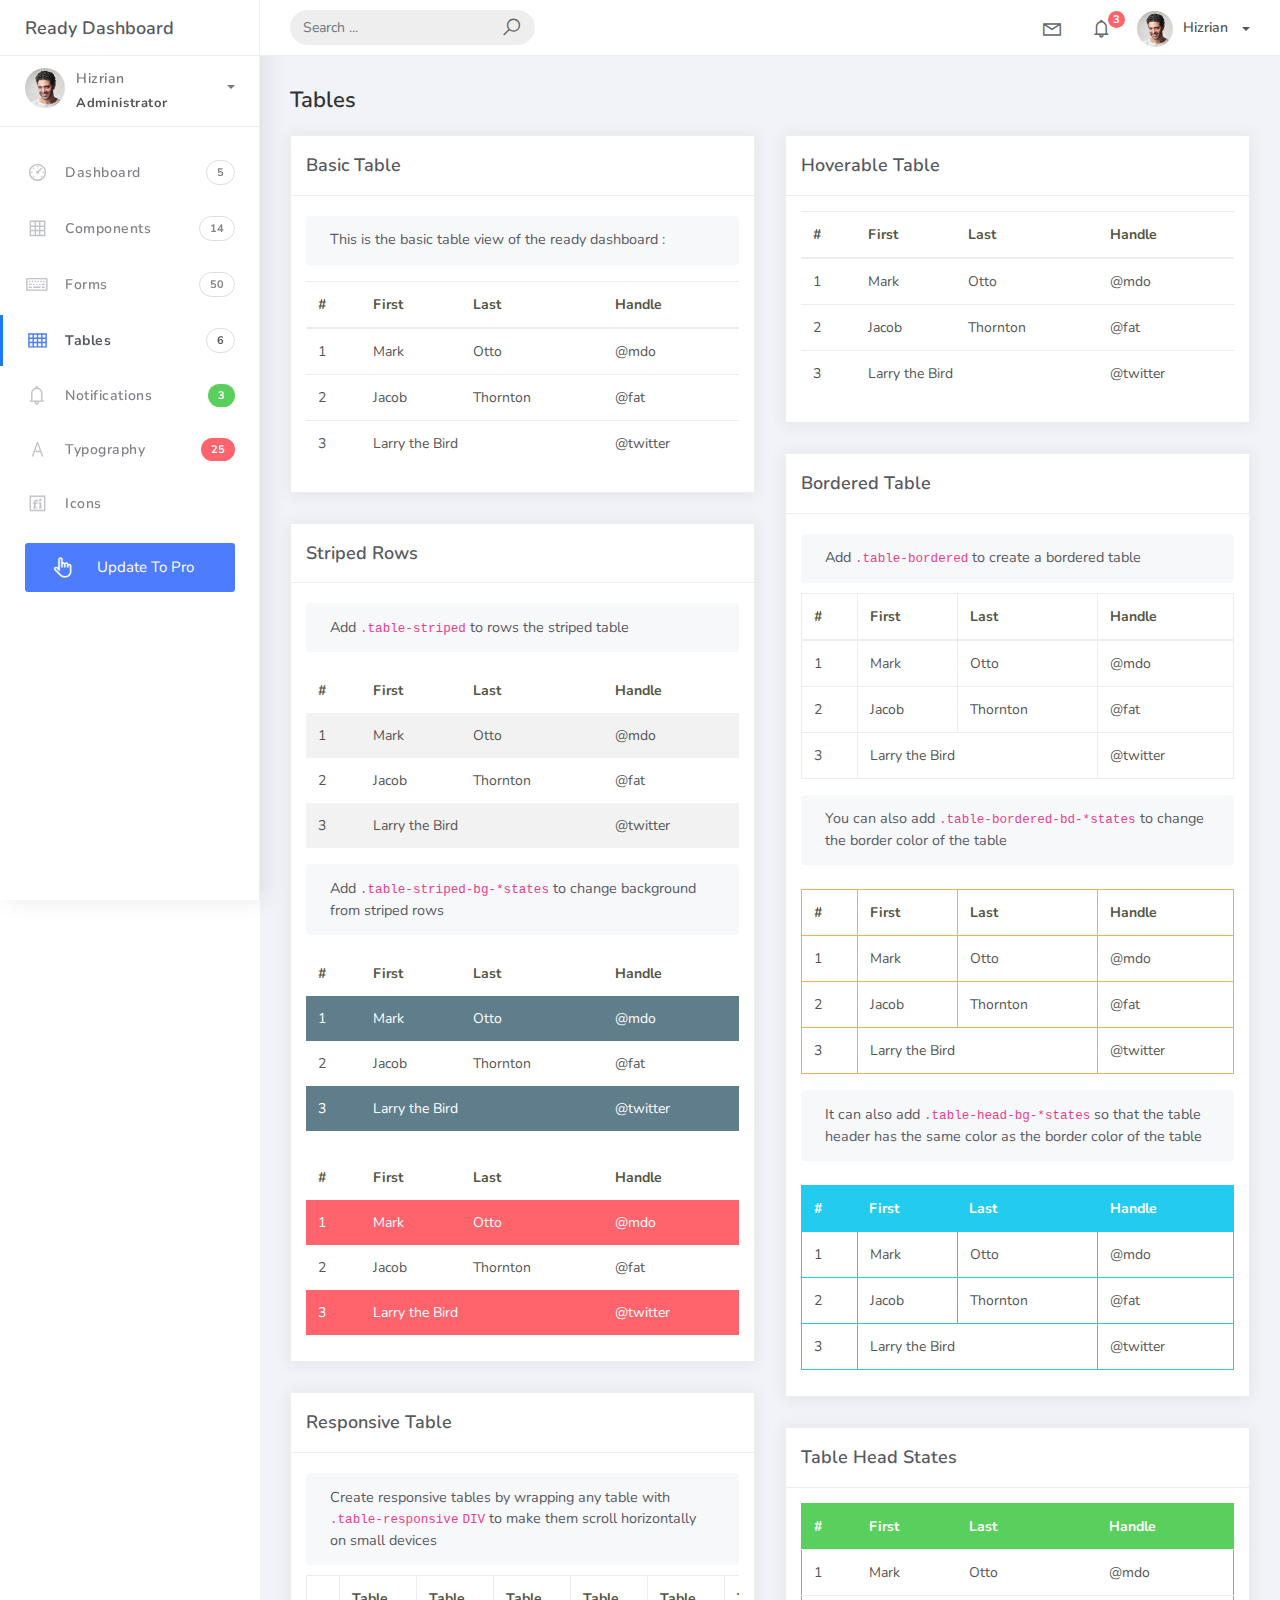
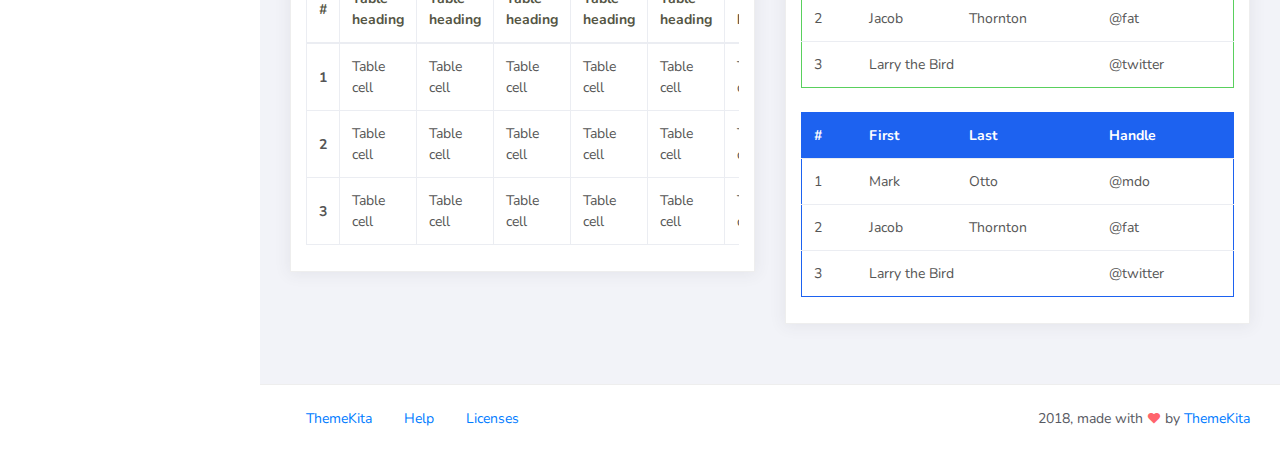
<file: TravelStaff/wwwroot/Ready-Bootstrap-Dashboard-master/tables.html>
<!DOCTYPE html>
<html>
<head>
	<meta http-equiv="X-UA-Compatible" content="IE=edge,chrome=1" />
	<title>Tables - Ready Bootstrap Dashboard</title>
	<meta content='width=device-width, initial-scale=1.0, maximum-scale=1.0, user-scalable=0, shrink-to-fit=no' name='viewport' />
	<link rel="stylesheet" href="assets/css/bootstrap.min.css">
	<link rel="stylesheet" href="https://fonts.googleapis.com/css?family=Nunito:200,200i,300,300i,400,400i,600,600i,700,700i,800,800i,900,900i">
	<link rel="stylesheet" href="assets/css/ready.css">
	<link rel="stylesheet" href="assets/css/demo.css">
</head>
<body>
	<div class="wrapper">
		<div class="main-header">
			<div class="logo-header">
				<a href="index.html" class="logo">
					Ready Dashboard
				</a>
				<button class="navbar-toggler sidenav-toggler ml-auto" type="button" data-toggle="collapse" data-target="collapse" aria-controls="sidebar" aria-expanded="false" aria-label="Toggle navigation">
					<span class="navbar-toggler-icon"></span>
				</button>
				<button class="topbar-toggler more"><i class="la la-ellipsis-v"></i></button>
			</div>
			<nav class="navbar navbar-header navbar-expand-lg">
				<div class="container-fluid">
					
					<form class="navbar-left navbar-form nav-search mr-md-3" action="">
						<div class="input-group">
							<input type="text" placeholder="Search ..." class="form-control">
							<div class="input-group-append">
								<span class="input-group-text">
									<i class="la la-search search-icon"></i>
								</span>
							</div>
						</div>
					</form>
					<ul class="navbar-nav topbar-nav ml-md-auto align-items-center">
						<li class="nav-item dropdown hidden-caret">
							<a class="nav-link dropdown-toggle" href="#" id="navbarDropdown" role="button" data-toggle="dropdown" aria-haspopup="true" aria-expanded="false">
								<i class="la la-envelope"></i>
							</a>
							<div class="dropdown-menu" aria-labelledby="navbarDropdown">
								<a class="dropdown-item" href="#">Action</a>
								<a class="dropdown-item" href="#">Another action</a>
								<div class="dropdown-divider"></div>
								<a class="dropdown-item" href="#">Something else here</a>
							</div>
						</li>
						<li class="nav-item dropdown hidden-caret">
							<a class="nav-link dropdown-toggle" href="#" id="navbarDropdown" role="button" data-toggle="dropdown" aria-haspopup="true" aria-expanded="false">
								<i class="la la-bell"></i>
								<span class="notification">3</span>
							</a>
							<ul class="dropdown-menu notif-box" aria-labelledby="navbarDropdown">
								<li>
									<div class="dropdown-title">You have 4 new notification</div>
								</li>
								<li>
									<div class="notif-center">
										<a href="#">
											<div class="notif-icon notif-primary"> <i class="la la-user-plus"></i> </div>
											<div class="notif-content">
												<span class="block">
													New user registered
												</span>
												<span class="time">5 minutes ago</span> 
											</div>
										</a>
										<a href="#">
											<div class="notif-icon notif-success"> <i class="la la-comment"></i> </div>
											<div class="notif-content">
												<span class="block">
													Rahmad commented on Admin
												</span>
												<span class="time">12 minutes ago</span> 
											</div>
										</a>
										<a href="#">
											<div class="notif-img"> 
												<img src="assets/img/profile2.jpg" alt="Img Profile">
											</div>
											<div class="notif-content">
												<span class="block">
													Reza send messages to you
												</span>
												<span class="time">12 minutes ago</span> 
											</div>
										</a>
										<a href="#">
											<div class="notif-icon notif-danger"> <i class="la la-heart"></i> </div>
											<div class="notif-content">
												<span class="block">
													Farrah liked Admin
												</span>
												<span class="time">17 minutes ago</span> 
											</div>
										</a>
									</div>
								</li>
								<li>
									<a class="see-all" href="javascript:void(0);"> <strong>See all notifications</strong> <i class="la la-angle-right"></i> </a>
								</li>
							</ul>
						</li>
						<li class="nav-item dropdown">
							<a class="dropdown-toggle profile-pic" data-toggle="dropdown" href="#" aria-expanded="false"> <img src="assets/img/profile.jpg" alt="user-img" width="36" class="img-circle"><span >Hizrian</span></span> </a>
							<ul class="dropdown-menu dropdown-user">
								<li>
									<div class="user-box">
										<div class="u-img"><img src="assets/img/profile.jpg" alt="user"></div>
										<div class="u-text">
											<h4>Hizrian</h4>
											<p class="text-muted">hello@themekita.com</p><a href="profile.html" class="btn btn-rounded btn-danger btn-sm">View Profile</a></div>
										</div>
									</li>
									<div class="dropdown-divider"></div>
									<a class="dropdown-item" href="#"><i class="ti-user"></i> My Profile</a>
									<a class="dropdown-item" href="#"></i> My Balance</a>
									<a class="dropdown-item" href="#"><i class="ti-email"></i> Inbox</a>
									<div class="dropdown-divider"></div>
									<a class="dropdown-item" href="#"><i class="ti-settings"></i> Account Setting</a>
									<div class="dropdown-divider"></div>
									<a class="dropdown-item" href="#"><i class="fa fa-power-off"></i> Logout</a>
								</ul>
								<!-- /.dropdown-user -->
							</li>
						</ul>
					</div>
				</nav>
			</div>
			<div class="sidebar">
				<div class="scrollbar-inner sidebar-wrapper">
					<div class="user">
						<div class="photo">
							<img src="assets/img/profile.jpg">
						</div>
						<div class="info">
							<a class="" data-toggle="collapse" href="#collapseExample" aria-expanded="true">
								<span>
									Hizrian
									<span class="user-level">Administrator</span>
									<span class="caret"></span>
								</span>
							</a>
							<div class="clearfix"></div>

							<div class="collapse in" id="collapseExample" aria-expanded="true" style="">
								<ul class="nav">
									<li>
										<a href="#profile">
											<span class="link-collapse">My Profile</span>
										</a>
									</li>
									<li>
										<a href="#edit">
											<span class="link-collapse">Edit Profile</span>
										</a>
									</li>
									<li>
										<a href="#settings">
											<span class="link-collapse">Settings</span>
										</a>
									</li>
								</ul>
							</div>
						</div>
					</div>
					<ul class="nav">
						<li class="nav-item">
							<a href="index.html">
								<i class="la la-dashboard"></i>
								<p>Dashboard</p>
								<span class="badge badge-count">5</span>
							</a>
						</li>
						<li class="nav-item">
							<a href="components.html">
								<i class="la la-table"></i>
								<p>Components</p>
								<span class="badge badge-count">14</span>
							</a>
						</li>
						<li class="nav-item">
							<a href="forms.html">
								<i class="la la-keyboard-o"></i>
								<p>Forms</p>
								<span class="badge badge-count">50</span>
							</a>
						</li>
						<li class="nav-item active">
							<a href="tables.html">
								<i class="la la-th"></i>
								<p>Tables</p>
								<span class="badge badge-count">6</span>
							</a>
						</li>
						<li class="nav-item">
							<a href="notifications.html">
								<i class="la la-bell"></i>
								<p>Notifications</p>
								<span class="badge badge-success">3</span>
							</a>
						</li>
						<li class="nav-item">
							<a href="typography.html">
								<i class="la la-font"></i>
								<p>Typography</p>
								<span class="badge badge-danger">25</span>
							</a>
						</li>
						<li class="nav-item">
							<a href="icons.html">
								<i class="la la-fonticons"></i>
								<p>Icons</p>
							</a>
						</li>
						<li class="nav-item update-pro">
							<button  data-toggle="modal" data-target="#modalUpdate">
								<i class="la la-hand-pointer-o"></i>
								<p>Update To Pro</p>
							</button>
						</li>
					</ul>
				</div>
			</div>
			<div class="main-panel">
				<div class="content">
					<div class="container-fluid">
						<h4 class="page-title">Tables</h4>
						<div class="row">
							<div class="col-md-6">
								<div class="card">
									<div class="card-header">
										<div class="card-title">Basic Table</div>
									</div>
									<div class="card-body">
										<div class="card-sub">									
											This is the basic table view of the ready dashboard :
										</div>
										<table class="table mt-3">
											<thead>
												<tr>
													<th scope="col">#</th>
													<th scope="col">First</th>
													<th scope="col">Last</th>
													<th scope="col">Handle</th>
												</tr>
											</thead>
											<tbody>
												<tr>
													<td>1</td>
													<td>Mark</td>
													<td>Otto</td>
													<td>@mdo</td>
												</tr>
												<tr>
													<td>2</td>
													<td>Jacob</td>
													<td>Thornton</td>
													<td>@fat</td>
												</tr>
												<tr>
													<td>3</td>
													<td colspan="2">Larry the Bird</td>
													<td>@twitter</td>
												</tr>
											</tbody>
										</table>
									</div>
								</div>
								<div class="card">
									<div class="card-header">
										<div class="card-title">Striped Rows</div>
									</div>
									<div class="card-body">
										<div class="card-sub">											
											Add <code class="highlighter-rouge">.table-striped</code> to rows the striped table
										</div>
										<table class="table table-striped mt-3">
											<thead>
												<tr>
													<th scope="col">#</th>
													<th scope="col">First</th>
													<th scope="col">Last</th>
													<th scope="col">Handle</th>
												</tr>
											</thead>
											<tbody>
												<tr>
													<td>1</td>
													<td>Mark</td>
													<td>Otto</td>
													<td>@mdo</td>
												</tr>
												<tr>
													<td>2</td>
													<td>Jacob</td>
													<td>Thornton</td>
													<td>@fat</td>
												</tr>
												<tr>
													<td>3</td>
													<td colspan="2">Larry the Bird</td>
													<td>@twitter</td>
												</tr>
											</tbody>
										</table>
										<div class="card-sub">
											Add <code class="#highlighter-rouge">.table-striped-bg-*states</code> to change background from striped rows
										</div>
										<table class="table table-striped table-striped-bg-default mt-3">
											<thead>
												<tr>
													<th scope="col">#</th>
													<th scope="col">First</th>
													<th scope="col">Last</th>
													<th scope="col">Handle</th>
												</tr>
											</thead>
											<tbody>
												<tr>
													<td>1</td>
													<td>Mark</td>
													<td>Otto</td>
													<td>@mdo</td>
												</tr>
												<tr>
													<td>2</td>
													<td>Jacob</td>
													<td>Thornton</td>
													<td>@fat</td>
												</tr>
												<tr>
													<td>3</td>
													<td colspan="2">Larry the Bird</td>
													<td>@twitter</td>
												</tr>
											</tbody>
										</table>
										<table class="table table-striped table-striped-bg-danger mt-4">
											<thead>
												<tr>
													<th scope="col">#</th>
													<th scope="col">First</th>
													<th scope="col">Last</th>
													<th scope="col">Handle</th>
												</tr>
											</thead>
											<tbody>
												<tr>
													<td>1</td>
													<td>Mark</td>
													<td>Otto</td>
													<td>@mdo</td>
												</tr>
												<tr>
													<td>2</td>
													<td>Jacob</td>
													<td>Thornton</td>
													<td>@fat</td>
												</tr>
												<tr>
													<td>3</td>
													<td colspan="2">Larry the Bird</td>
													<td>@twitter</td>
												</tr>
											</tbody>
										</table>
									</div>
								</div>
								<div class="card">
									<div class="card-header">
										<div class="card-title">Responsive Table</div>
									</div>
									<div class="card-body">
										<div class="card-sub">
											Create responsive tables by wrapping any table with <code class="highlighter-rouge">.table-responsive</code> <code class="highlighter-rouge">DIV</code> to make them scroll horizontally on small devices
										</div>
										<div class="table-responsive">
											<table class="table table-bordered">
												<thead>
													<tr>
														<th>#</th>
														<th>Table heading</th>
														<th>Table heading</th>
														<th>Table heading</th>
														<th>Table heading</th>
														<th>Table heading</th>
														<th>Table heading</th>
													</tr>
												</thead>
												<tbody>
													<tr>
														<th scope="row">1</th>
														<td>Table cell</td>
														<td>Table cell</td>
														<td>Table cell</td>
														<td>Table cell</td>
														<td>Table cell</td>
														<td>Table cell</td>
													</tr>
													<tr>
														<th scope="row">2</th>
														<td>Table cell</td>
														<td>Table cell</td>
														<td>Table cell</td>
														<td>Table cell</td>
														<td>Table cell</td>
														<td>Table cell</td>
													</tr>
													<tr>
														<th scope="row">3</th>
														<td>Table cell</td>
														<td>Table cell</td>
														<td>Table cell</td>
														<td>Table cell</td>
														<td>Table cell</td>
														<td>Table cell</td>
													</tr>
												</tbody>
											</table>
										</div>
									</div>
								</div>
							</div>
							<div class="col-md-6">
								<div class="card">
									<div class="card-header">
										<div class="card-title">Hoverable Table</div>
									</div>
									<div class="card-body">
										<table class="table table-hover">
											<thead>
												<tr>
													<th scope="col">#</th>
													<th scope="col">First</th>
													<th scope="col">Last</th>
													<th scope="col">Handle</th>
												</tr>
											</thead>
											<tbody>
												<tr>
													<td>1</td>
													<td>Mark</td>
													<td>Otto</td>
													<td>@mdo</td>
												</tr>
												<tr>
													<td>2</td>
													<td>Jacob</td>
													<td>Thornton</td>
													<td>@fat</td>
												</tr>
												<tr>
													<td>3</td>
													<td colspan="2">Larry the Bird</td>
													<td>@twitter</td>
												</tr>
											</tbody>
										</table>
									</div>
								</div>
								<div class="card">
									<div class="card-header">
										<div class="card-title">Bordered Table</div>
									</div>
									<div class="card-body">
										<div class="card-sub">
											Add <code class="highlighter-rouge">.table-bordered</code> to create a bordered table
										</div>
										<table class="table table-bordered">
											<thead>
												<tr>
													<th scope="col">#</th>
													<th scope="col">First</th>
													<th scope="col">Last</th>
													<th scope="col">Handle</th>
												</tr>
											</thead>
											<tbody>
												<tr>
													<td>1</td>
													<td>Mark</td>
													<td>Otto</td>
													<td>@mdo</td>
												</tr>
												<tr>
													<td>2</td>
													<td>Jacob</td>
													<td>Thornton</td>
													<td>@fat</td>
												</tr>
												<tr>
													<td>3</td>
													<td colspan="2">Larry the Bird</td>
													<td>@twitter</td>
												</tr>
											</tbody>
										</table>
										<div class="card-sub">											
											You can also add <code class="highlighter-rouge">.table-bordered-bd-*states</code> to change the border color of the table
										</div>
										<table class="table table-bordered table-bordered-bd-warning mt-4">
											<thead>
												<tr>
													<th scope="col">#</th>
													<th scope="col">First</th>
													<th scope="col">Last</th>
													<th scope="col">Handle</th>
												</tr>
											</thead>
											<tbody>
												<tr>
													<td>1</td>
													<td>Mark</td>
													<td>Otto</td>
													<td>@mdo</td>
												</tr>
												<tr>
													<td>2</td>
													<td>Jacob</td>
													<td>Thornton</td>
													<td>@fat</td>
												</tr>
												<tr>
													<td>3</td>
													<td colspan="2">Larry the Bird</td>
													<td>@twitter</td>
												</tr>
											</tbody>
										</table>
										<div class="card-sub">
											It can also add <code class="highlight-rouge">.table-head-bg-*states</code> so that the table header has the same color as the border color of the table
										</div>
										<table class="table table-bordered table-head-bg-info table-bordered-bd-info mt-4">
											<thead>
												<tr>
													<th scope="col">#</th>
													<th scope="col">First</th>
													<th scope="col">Last</th>
													<th scope="col">Handle</th>
												</tr>
											</thead>
											<tbody>
												<tr>
													<td>1</td>
													<td>Mark</td>
													<td>Otto</td>
													<td>@mdo</td>
												</tr>
												<tr>
													<td>2</td>
													<td>Jacob</td>
													<td>Thornton</td>
													<td>@fat</td>
												</tr>
												<tr>
													<td>3</td>
													<td colspan="2">Larry the Bird</td>
													<td>@twitter</td>
												</tr>
											</tbody>
										</table>
									</div>
								</div>
								<div class="card">
									<div class="card-header">
										<div class="card-title">Table Head States</div>
									</div>
									<div class="card-body">
										<table class="table table-head-bg-success">
											<thead>
												<tr>
													<th scope="col">#</th>
													<th scope="col">First</th>
													<th scope="col">Last</th>
													<th scope="col">Handle</th>
												</tr>
											</thead>
											<tbody>
												<tr>
													<td>1</td>
													<td>Mark</td>
													<td>Otto</td>
													<td>@mdo</td>
												</tr>
												<tr>
													<td>2</td>
													<td>Jacob</td>
													<td>Thornton</td>
													<td>@fat</td>
												</tr>
												<tr>
													<td>3</td>
													<td colspan="2">Larry the Bird</td>
													<td>@twitter</td>
												</tr>
											</tbody>
										</table>
										<table class="table table-head-bg-primary mt-4">
											<thead>
												<tr>
													<th scope="col">#</th>
													<th scope="col">First</th>
													<th scope="col">Last</th>
													<th scope="col">Handle</th>
												</tr>
											</thead>
											<tbody>
												<tr>
													<td>1</td>
													<td>Mark</td>
													<td>Otto</td>
													<td>@mdo</td>
												</tr>
												<tr>
													<td>2</td>
													<td>Jacob</td>
													<td>Thornton</td>
													<td>@fat</td>
												</tr>
												<tr>
													<td>3</td>
													<td colspan="2">Larry the Bird</td>
													<td>@twitter</td>
												</tr>
											</tbody>
										</table>
									</div>
								</div>
							</div>
						</div>
					</div>
				</div>
				<footer class="footer">
					<div class="container-fluid">
						<nav class="pull-left">
							<ul class="nav">
								<li class="nav-item">
									<a class="nav-link" href="http://www.themekita.com">
										ThemeKita
									</a>
								</li>
								<li class="nav-item">
									<a class="nav-link" href="#">
										Help
									</a>
								</li>
								<li class="nav-item">
									<a class="nav-link" href="https://themewagon.com/license/#free-item">
										Licenses
									</a>
								</li>
							</ul>
						</nav>
						<div class="copyright ml-auto">
							2018, made with <i class="la la-heart heart text-danger"></i> by <a href="http://www.themekita.com">ThemeKita</a>
						</div>				
					</div>
				</footer>
			</div>
		</div>
	</div>
</div>
<!-- Modal -->
<div class="modal fade" id="modalUpdate" tabindex="-1" role="dialog" aria-labelledby="modalUpdatePro" aria-hidden="true">
	<div class="modal-dialog modal-dialog-centered" role="document">
		<div class="modal-content">
			<div class="modal-header bg-primary">
				<h6 class="modal-title"><i class="la la-frown-o"></i> Under Development</h6>
				<button type="button" class="close" data-dismiss="modal" aria-label="Close">
					<span aria-hidden="true">&times;</span>
				</button>
			</div>
			<div class="modal-body text-center">									
				<p>Currently the pro version of the <b>Ready Dashboard</b> Bootstrap is in progress development</p>
				<p>
				<b>We'll let you know when it's done</b></p>
			</div>
			<div class="modal-footer">
				<button type="button" class="btn btn-secondary" data-dismiss="modal">Close</button>
			</div>
		</div>
	</div>
</div>
</body>
<script src="assets/js/core/jquery.3.2.1.min.js"></script>
<script src="assets/js/plugin/jquery-ui-1.12.1.custom/jquery-ui.min.js"></script>
<script src="assets/js/core/popper.min.js"></script>
<script src="assets/js/core/bootstrap.min.js"></script>
<script src="assets/js/plugin/chartist/chartist.min.js"></script>
<script src="assets/js/plugin/chartist/plugin/chartist-plugin-tooltip.min.js"></script>
<script src="assets/js/plugin/bootstrap-notify/bootstrap-notify.min.js"></script>
<script src="assets/js/plugin/bootstrap-toggle/bootstrap-toggle.min.js"></script>
<script src="assets/js/plugin/jquery-mapael/jquery.mapael.min.js"></script>
<script src="assets/js/plugin/jquery-mapael/maps/world_countries.min.js"></script>
<script src="assets/js/plugin/chart-circle/circles.min.js"></script>
<script src="assets/js/plugin/jquery-scrollbar/jquery.scrollbar.min.js"></script>
<script src="assets/js/ready.min.js"></script>
<script>
	$('#displayNotif').on('click', function(){
		var placementFrom = $('#notify_placement_from option:selected').val();
		var placementAlign = $('#notify_placement_align option:selected').val();
		var state = $('#notify_state option:selected').val();
		var style = $('#notify_style option:selected').val();
		var content = {};

		content.message = 'Turning standard Bootstrap alerts into "notify" like notifications';
		content.title = 'Bootstrap notify';
		if (style == "withicon") {
			content.icon = 'la la-bell';
		} else {
			content.icon = 'none';
		}
		content.url = 'index.html';
		content.target = '_blank';

		$.notify(content,{
			type: state,
			placement: {
				from: placementFrom,
				align: placementAlign
			},
			time: 1000,
		});
	});
</script>
</html>
</file>
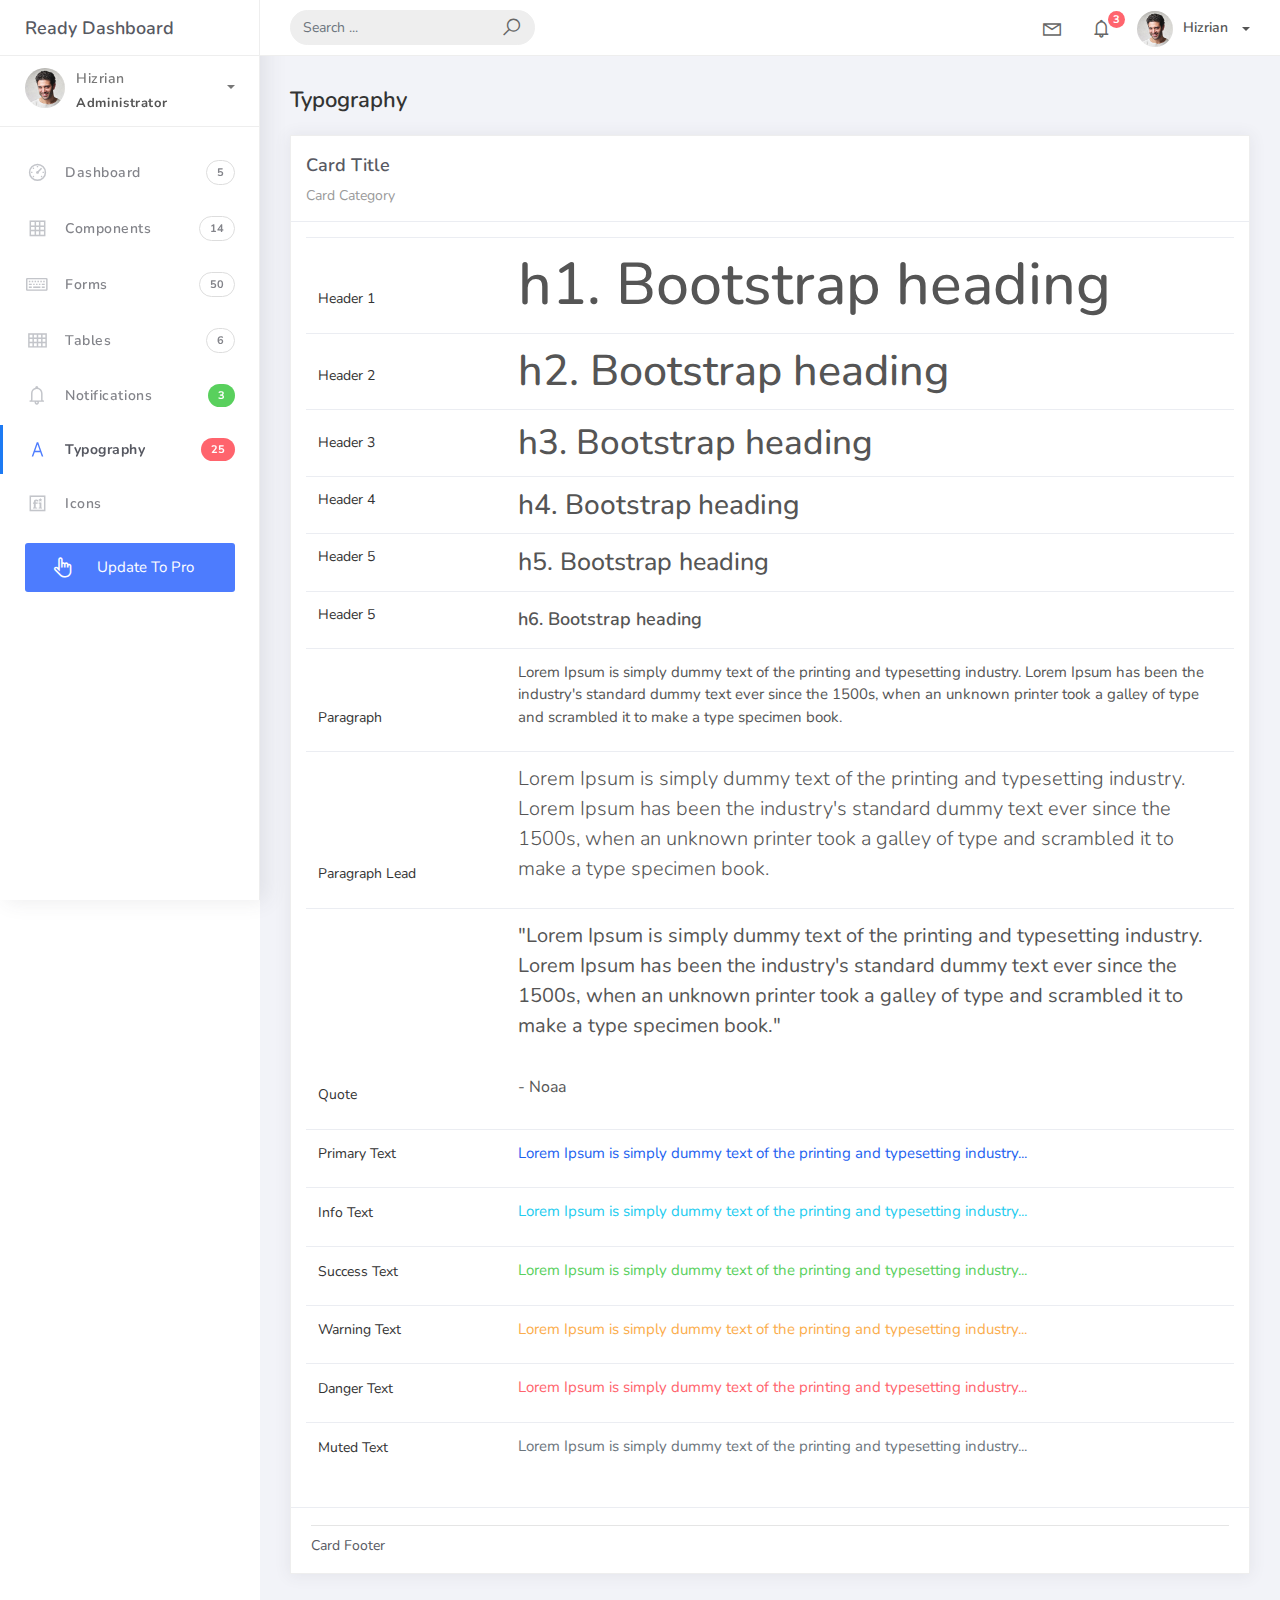
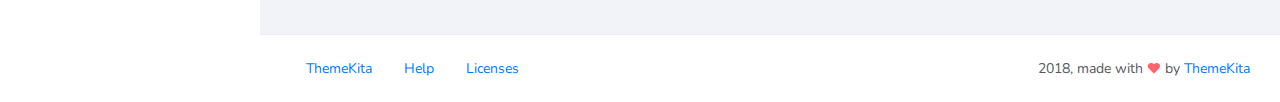
<file: TravelStaff/wwwroot/Ready-Bootstrap-Dashboard-master/typography.html>
<!DOCTYPE html>
<html>
<head>
	<meta http-equiv="X-UA-Compatible" content="IE=edge,chrome=1" />
	<title>Typography - Ready Bootstrap Dashboard</title>
	<meta content='width=device-width, initial-scale=1.0, maximum-scale=1.0, user-scalable=0, shrink-to-fit=no' name='viewport' />
	<link rel="stylesheet" href="assets/css/bootstrap.min.css">
	<link rel="stylesheet" href="https://fonts.googleapis.com/css?family=Nunito:200,200i,300,300i,400,400i,600,600i,700,700i,800,800i,900,900i">
	<link rel="stylesheet" href="assets/css/ready.css">
	<link rel="stylesheet" href="assets/css/demo.css">
</head>
<body>
	<div class="wrapper">
		<div class="main-header">
			<div class="logo-header">
				<a href="index.html" class="logo">
					Ready Dashboard
				</a>
				<button class="navbar-toggler sidenav-toggler ml-auto" type="button" data-toggle="collapse" data-target="collapse" aria-controls="sidebar" aria-expanded="false" aria-label="Toggle navigation">
					<span class="navbar-toggler-icon"></span>
				</button>
				<button class="topbar-toggler more"><i class="la la-ellipsis-v"></i></button>
			</div>
			<nav class="navbar navbar-header navbar-expand-lg">
				<div class="container-fluid">
					
					<form class="navbar-left navbar-form nav-search mr-md-3" action="">
						<div class="input-group">
							<input type="text" placeholder="Search ..." class="form-control">
							<div class="input-group-append">
								<span class="input-group-text">
									<i class="la la-search search-icon"></i>
								</span>
							</div>
						</div>
					</form>
					<ul class="navbar-nav topbar-nav ml-md-auto align-items-center">
						<li class="nav-item dropdown hidden-caret">
							<a class="nav-link dropdown-toggle" href="#" id="navbarDropdown" role="button" data-toggle="dropdown" aria-haspopup="true" aria-expanded="false">
								<i class="la la-envelope"></i>
							</a>
							<div class="dropdown-menu" aria-labelledby="navbarDropdown">
								<a class="dropdown-item" href="#">Action</a>
								<a class="dropdown-item" href="#">Another action</a>
								<div class="dropdown-divider"></div>
								<a class="dropdown-item" href="#">Something else here</a>
							</div>
						</li>
						<li class="nav-item dropdown hidden-caret">
							<a class="nav-link dropdown-toggle" href="#" id="navbarDropdown" role="button" data-toggle="dropdown" aria-haspopup="true" aria-expanded="false">
								<i class="la la-bell"></i>
								<span class="notification">3</span>
							</a>
							<ul class="dropdown-menu notif-box" aria-labelledby="navbarDropdown">
								<li>
									<div class="dropdown-title">You have 4 new notification</div>
								</li>
								<li>
									<div class="notif-center">
										<a href="#">
											<div class="notif-icon notif-primary"> <i class="la la-user-plus"></i> </div>
											<div class="notif-content">
												<span class="block">
													New user registered
												</span>
												<span class="time">5 minutes ago</span> 
											</div>
										</a>
										<a href="#">
											<div class="notif-icon notif-success"> <i class="la la-comment"></i> </div>
											<div class="notif-content">
												<span class="block">
													Rahmad commented on Admin
												</span>
												<span class="time">12 minutes ago</span> 
											</div>
										</a>
										<a href="#">
											<div class="notif-img"> 
												<img src="assets/img/profile2.jpg" alt="Img Profile">
											</div>
											<div class="notif-content">
												<span class="block">
													Reza send messages to you
												</span>
												<span class="time">12 minutes ago</span> 
											</div>
										</a>
										<a href="#">
											<div class="notif-icon notif-danger"> <i class="la la-heart"></i> </div>
											<div class="notif-content">
												<span class="block">
													Farrah liked Admin
												</span>
												<span class="time">17 minutes ago</span> 
											</div>
										</a>
									</div>
								</li>
								<li>
									<a class="see-all" href="javascript:void(0);"> <strong>See all notifications</strong> <i class="la la-angle-right"></i> </a>
								</li>
							</ul>
						</li>
						<li class="nav-item dropdown">
							<a class="dropdown-toggle profile-pic" data-toggle="dropdown" href="#" aria-expanded="false"> <img src="assets/img/profile.jpg" alt="user-img" width="36" class="img-circle"><span >Hizrian</span></span> </a>
							<ul class="dropdown-menu dropdown-user">
								<li>
									<div class="user-box">
										<div class="u-img"><img src="assets/img/profile.jpg" alt="user"></div>
										<div class="u-text">
											<h4>Hizrian</h4>
											<p class="text-muted">hello@themekita.com</p><a href="profile.html" class="btn btn-rounded btn-danger btn-sm">View Profile</a></div>
										</div>
									</li>
									<div class="dropdown-divider"></div>
									<a class="dropdown-item" href="#"><i class="ti-user"></i> My Profile</a>
									<a class="dropdown-item" href="#"></i> My Balance</a>
									<a class="dropdown-item" href="#"><i class="ti-email"></i> Inbox</a>
									<div class="dropdown-divider"></div>
									<a class="dropdown-item" href="#"><i class="ti-settings"></i> Account Setting</a>
									<div class="dropdown-divider"></div>
									<a class="dropdown-item" href="#"><i class="fa fa-power-off"></i> Logout</a>
								</ul>
								<!-- /.dropdown-user -->
							</li>
						</ul>
					</div>
				</nav>
			</div>
			<div class="sidebar">
				<div class="scrollbar-inner sidebar-wrapper">
					<div class="user">
						<div class="photo">
							<img src="assets/img/profile.jpg">
						</div>
						<div class="info">
							<a class="" data-toggle="collapse" href="#collapseExample" aria-expanded="true">
								<span>
									Hizrian
									<span class="user-level">Administrator</span>
									<span class="caret"></span>
								</span>
							</a>
							<div class="clearfix"></div>

							<div class="collapse in" id="collapseExample" aria-expanded="true" style="">
								<ul class="nav">
									<li>
										<a href="#profile">
											<span class="link-collapse">My Profile</span>
										</a>
									</li>
									<li>
										<a href="#edit">
											<span class="link-collapse">Edit Profile</span>
										</a>
									</li>
									<li>
										<a href="#settings">
											<span class="link-collapse">Settings</span>
										</a>
									</li>
								</ul>
							</div>
						</div>
					</div>
					<ul class="nav">
						<li class="nav-item">
							<a href="index.html">
								<i class="la la-dashboard"></i>
								<p>Dashboard</p>
								<span class="badge badge-count">5</span>
							</a>
						</li>
						<li class="nav-item">
							<a href="components.html">
								<i class="la la-table"></i>
								<p>Components</p>
								<span class="badge badge-count">14</span>
							</a>
						</li>
						<li class="nav-item">
							<a href="forms.html">
								<i class="la la-keyboard-o"></i>
								<p>Forms</p>
								<span class="badge badge-count">50</span>
							</a>
						</li>
						<li class="nav-item">
							<a href="tables.html">
								<i class="la la-th"></i>
								<p>Tables</p>
								<span class="badge badge-count">6</span>
							</a>
						</li>
						<li class="nav-item">
							<a href="notifications.html">
								<i class="la la-bell"></i>
								<p>Notifications</p>
								<span class="badge badge-success">3</span>
							</a>
						</li>
						<li class="nav-item active">
							<a href="typography.html">
								<i class="la la-font"></i>
								<p>Typography</p>
								<span class="badge badge-danger">25</span>
							</a>
						</li>
						<li class="nav-item">
							<a href="icons.html">
								<i class="la la-fonticons"></i>
								<p>Icons</p>
							</a>
						</li>
						<li class="nav-item update-pro">
							<button  data-toggle="modal" data-target="#modalUpdate">
								<i class="la la-hand-pointer-o"></i>
								<p>Update To Pro</p>
							</button>
						</li>
					</ul>
				</div>
			</div>
			<div class="main-panel">
				<div class="content">
					<div class="container-fluid">
						<h4 class="page-title">Typography</h4>
						<div class="row">
							<div class="col-md-12">
								<div class="card">
									<div class="card-header">
										<div class="card-title">Card Title</div>
										<div class="card-category">Card Category</div>
									</div>
									<div class="card-body">
										<table class="table table-typo">
											<tbody>
												<tr>
													<td>
														<p>Header 1</p>

													</td>
													<td><span class="h1">h1. Bootstrap heading</span></td>
												</tr>
												<tr>
													<td>
														<p>Header 2</p>

													</td>
													<td><span class="h2">h2. Bootstrap heading</span></td>
												</tr>
												<tr>
													<td>
														<p>Header 3</p>

													</td>
													<td><span class="h3">h3. Bootstrap heading</span></td>
												</tr>
												<tr>
													<td>
														<p>Header 4</p>

													</td>
													<td><span class="h4">h4. Bootstrap heading</span></td>
												</tr>
												<tr>
													<td>
														<p>Header 5</p>

													</td>
													<td><span class="h5">h5. Bootstrap heading</span></td>
												</tr>
												<tr>
													<td>
														<p>Header 5</p>

													</td>
													<td><span class="h6">h6. Bootstrap heading</span></td>
												</tr>
												<tr>
													<td>
														<p>Paragraph</p>

													</td>
													<td><p>Lorem Ipsum is simply dummy text of the printing and typesetting industry. Lorem Ipsum has been the industry's standard dummy text ever since the 1500s, when an unknown printer took a galley of type and scrambled it to make a type specimen book.</p></span></td>
												</tr>
												<tr>
													<td>
														<p>Paragraph Lead</p>

													</td>
													<td><p class="lead">Lorem Ipsum is simply dummy text of the printing and typesetting industry. Lorem Ipsum has been the industry's standard dummy text ever since the 1500s, when an unknown printer took a galley of type and scrambled it to make a type specimen book.</p></td>
												</tr>
												<tr>
													<td>
														<p>Quote</p>

													</td>
													<td><blockquote>
														<p class="blockquote blockquote-primary">
															"Lorem Ipsum is simply dummy text of the printing and typesetting industry. Lorem Ipsum has been the industry's standard dummy text ever since the 1500s, when an unknown printer took a galley of type and scrambled it to make a type specimen book."
															<br>
															<br>
															<small>
																- Noaa
															</small>
														</p>
													</blockquote></td>
												</tr>
												<tr>
													<td>
														<p>Primary Text</p>

													</td>
													<td><p class="text-primary">Lorem Ipsum is simply dummy text of the printing and typesetting industry...</p></span></td>
												</tr>
												<tr>
													<td>
														<p>Info Text</p>

													</td>
													<td><p class="text-info">Lorem Ipsum is simply dummy text of the printing and typesetting industry...</p></span></td>
												</tr>
												<tr>
													<td>
														<p>Success Text</p>

													</td>
													<td><p class="text-success">Lorem Ipsum is simply dummy text of the printing and typesetting industry...</p></span></td>
												</tr>
												<tr>
													<td>
														<p>Warning Text</p>

													</td>
													<td><p class="text-warning">Lorem Ipsum is simply dummy text of the printing and typesetting industry...</p></span></td>
												</tr>
												<tr>
													<td>
														<p>Danger Text</p>

													</td>
													<td><p class="text-danger">Lorem Ipsum is simply dummy text of the printing and typesetting industry...</p></span></td>
												</tr>
												<tr>
													<td>
														<p>Muted Text</p>

													</td>
													<td><p class="text-muted">Lorem Ipsum is simply dummy text of the printing and typesetting industry...</p></span></td>
												</tr>
											</tbody>
										</table>
									</div>
									<div class="card-footer">
										<hr>
										Card Footer
									</div>
								</div>
							</div>
						</div>
					</div>
				</div>
				<footer class="footer">
					<div class="container-fluid">
						<nav class="pull-left">
							<ul class="nav">
								<li class="nav-item">
									<a class="nav-link" href="http://www.themekita.com">
										ThemeKita
									</a>
								</li>
								<li class="nav-item">
									<a class="nav-link" href="#">
										Help
									</a>
								</li>
								<li class="nav-item">
									<a class="nav-link" href="https://themewagon.com/license/#free-item">
										Licenses
									</a>
								</li>
							</ul>
						</nav>
						<div class="copyright ml-auto">
							2018, made with <i class="la la-heart heart text-danger"></i> by <a href="http://www.themekita.com">ThemeKita</a>
						</div>				
					</div>
				</footer>
			</div>
		</div>
	</div>
	<!-- Modal -->
	<div class="modal fade" id="modalUpdate" tabindex="-1" role="dialog" aria-labelledby="modalUpdatePro" aria-hidden="true">
		<div class="modal-dialog modal-dialog-centered" role="document">
			<div class="modal-content">
				<div class="modal-header bg-primary">
					<h6 class="modal-title"><i class="la la-frown-o"></i> Under Development</h6>
					<button type="button" class="close" data-dismiss="modal" aria-label="Close">
						<span aria-hidden="true">&times;</span>
					</button>
				</div>
				<div class="modal-body text-center">									
					<p>Currently the pro version of the <b>Ready Dashboard</b> Bootstrap is in progress development</p>
					<p>
					<b>We'll let you know when it's done</b></p>
				</div>
				<div class="modal-footer">
					<button type="button" class="btn btn-secondary" data-dismiss="modal">Close</button>
				</div>
			</div>
		</div>
	</div>
</body>
<script src="assets/js/core/jquery.3.2.1.min.js"></script>
<script src="assets/js/plugin/jquery-ui-1.12.1.custom/jquery-ui.min.js"></script>
<script src="assets/js/core/popper.min.js"></script>
<script src="assets/js/core/bootstrap.min.js"></script>
<script src="assets/js/plugin/chartist/chartist.min.js"></script>
<script src="assets/js/plugin/chartist/plugin/chartist-plugin-tooltip.min.js"></script>
<script src="assets/js/plugin/bootstrap-notify/bootstrap-notify.min.js"></script>
<script src="assets/js/plugin/bootstrap-toggle/bootstrap-toggle.min.js"></script>
<script src="assets/js/plugin/jquery-mapael/jquery.mapael.min.js"></script>
<script src="assets/js/plugin/jquery-mapael/maps/world_countries.min.js"></script>
<script src="assets/js/plugin/chart-circle/circles.min.js"></script>
<script src="assets/js/plugin/jquery-scrollbar/jquery.scrollbar.min.js"></script>
<script src="assets/js/ready.min.js"></script>
</html>
</file>
<file: TravelStaff/wwwroot/Ready-Bootstrap-Dashboard-master/assets/css/demo.css>
.update-pro{
	margin: 15px 25px;}

.update-pro button {
		padding: 13px 25px;
	background: #4d7cfe;
	color: #fff;
	border-radius: 3px;
	justify-content: center;
	width: 100%;
	border: 0;
	cursor: pointer;
}

.update-pro button:hover {
	background: #4d7cfe !important;
	color: #fff;
	transform: translateY(-2px);
	transition: all .2s linear;
}

.update-pro:hover button:before{
	display: none;
}

.update-pro button p, .update-pro button i{
	color: #fff !important;
	margin-bottom: 0px;
}

.update-pro button i{
	margin-right: 5px !important;
	font-size: 23px;
	color: #C3C5CA;
	margin-right: 15px;
	width: 25px;
	text-align: center;
	vertical-align: middle;
	float: left;
}

.demo .btn, .demo .progress{
	margin-bottom: 15px !important;
}

.demo .form-check-label, .demo .form-radio-label{
	margin-right: 15px;
}

.demo #slider{
	margin-bottom: 15px;
}

.table-typo tbody > tr > td{
	border-color: #fafafa;
}

.table-typo tbody > tr > td:first-child{
	min-width: 200px;
	vertical-align: bottom;
}

.table-typo tbody > tr > td:first-child p{
	font-size: 14px;
	color: #333;
}

.demo-icon {
	display: flex;
	flex-direction: row;
	align-items: center;
	margin-bottom: 20px;
	padding: 10px;
	transition: all .2s;
}

.demo-icon:hover{
	background-color: #f4f5f8;
	border-radius: 3px;
}

.demo-icon .icon-preview{
	font-size: 1.8rem;
	margin-right: 10px;
	line-height: 1;
	color: #333439;
}

.demo-icon .icon-class{
	font-weight: 300;
	font-size: 13px;
	color: #777;
}

.from-show-notify .form-control{
	margin-bottom: 15px;
}

.from-show-notify label{
	padding-top: 0.65rem;
}
</file>
